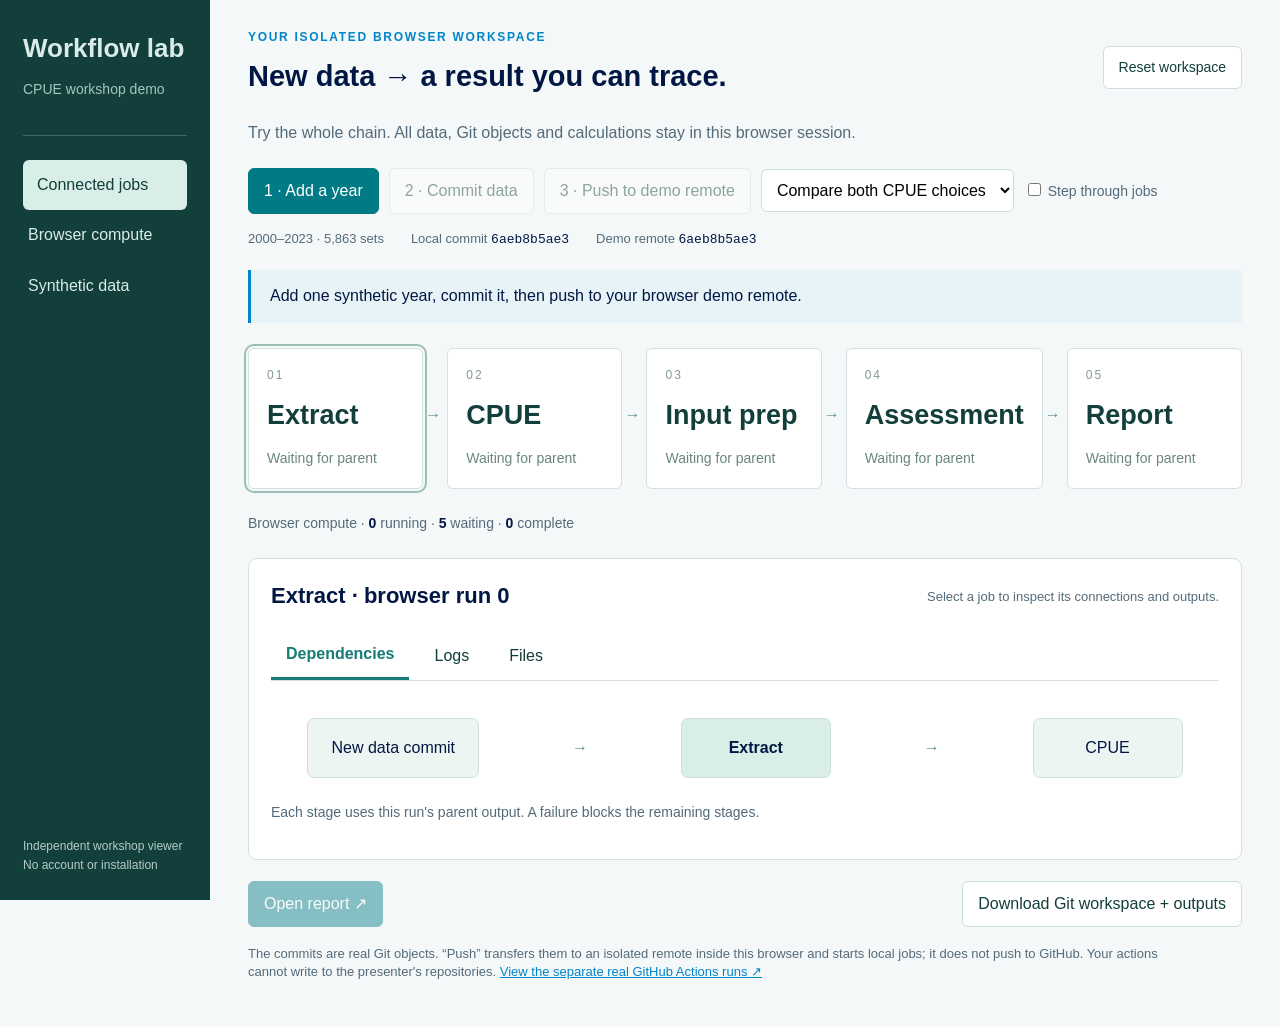
<file: docs/browser.html>
<!doctype html><html lang="en"><head><meta charset="utf-8"><meta name="viewport" content="width=device-width,initial-scale=1"><meta name="referrer" content="no-referrer"><title>CPUE workshop · your browser workspace</title><style>*{box-sizing:border-box}body{margin:0;background:#f5f8f8;color:#001743;font:16px/1.4 Arial,sans-serif}aside{position:fixed;inset:0 auto 0 0;width:210px;padding:30px 23px;background:#123e3b;color:#d9ece9}aside h1{font-size:26px;margin:0 0 9px}aside p{font-size:14px;color:#a6c5bf}aside .nav{border-top:1px solid #436663;margin-top:35px;padding-top:24px}.nav div{padding:14px 5px}.nav .active{background:#d9eee6;color:#123e3b;border-radius:6px;padding-left:14px}aside footer{position:absolute;bottom:25px;left:23px;font-size:12px;line-height:1.6;color:#b4cdc7}main{max-width:1520px;margin-left:210px;padding:29px 38px}.top{display:flex;justify-content:space-between;align-items:center;gap:20px}.eyebrow{font-size:12px;letter-spacing:1.7px;color:#0085ca;font-weight:bold}h2{font-size:29px;margin:10px 0}p{color:#536b7b}a{color:#0085ca}button,select{font:inherit}button{cursor:pointer;border:1px solid #cddedc;background:white;color:#123e3b;border-radius:6px;padding:11px 15px}button:disabled{opacity:.45;cursor:default}button.primary{background:#007b85;border-color:#007b85;color:white}.controls{display:flex;gap:10px;align-items:center;flex-wrap:wrap;margin:23px 0 16px}.controls select{padding:11px;border:1px solid #cddedc;border-radius:6px;background:white}.versions{display:flex;gap:27px;flex-wrap:wrap;color:#536b7b;font-size:13px}.versions code{color:#001743}#notice{padding:15px 19px;background:#e8f3f7;border-left:3px solid #0085ca;min-height:50px;margin:21px 0}.chain{display:grid;grid-template-columns:repeat(5,1fr);gap:24px;margin:25px 0}.stage{position:relative;min-height:135px;text-align:left;padding:18px;border:1px solid #d4e1e0;background:white}.stage:not(:last-child):after{content:'→';position:absolute;right:-19px;top:55px;color:#5d8e91}.stage>span{display:block;color:#829994;font-size:12px;letter-spacing:2px}.stage b{display:block;font-size:27px;margin:13px 0}.stage small{font-size:14px;color:#69867e}.stage.selected{outline:2px solid #9bbfb4;outline-offset:2px}.stage.complete{border-color:#4c9d87}.stage.complete small{color:#007b6f}.stage.running{border-color:#dc9b36;background:#fff8eb}.stage.failed,.stage.blocked{border-color:#d47454}.workbench{border:1px solid #d4e1e0;border-radius:9px;background:white;margin-top:25px;padding:22px}.workbench header{display:flex;align-items:center;justify-content:space-between;gap:15px}.workbench h3{font-size:22px;margin:0}.tabs{display:flex;gap:10px;border-bottom:1px solid #d4e1e0;margin-top:20px}.tabs button{border:0;background:transparent;border-radius:0}.tabs .active{border-bottom:3px solid #167c75;color:#167c75;font-weight:bold}#detail{min-height:132px;padding:22px 0 0}#detail p{font-size:14px}.dependencies{display:flex;gap:20px;align-items:center;justify-content:space-around;margin:15px 0 25px}.dependencies span,.dependencies strong{background:#edf5f2;border:1px solid #ccdfd8;padding:18px 23px;border-radius:7px;min-width:150px;text-align:center}.dependencies strong{background:#d9eee6}.dependencies i{font-style:normal;color:#619084}pre{white-space:pre-wrap;overflow-wrap:anywhere;font-size:13px;color:#536b7b}.file{margin:0 10px 10px 0}.bottom{display:flex;align-items:center;justify-content:space-between;margin-top:21px;gap:20px}.counts{font-size:14px;color:#536b7b}.counts b{color:#001743}.scope{font-size:13px;color:#536b7b;max-width:950px;margin:18px 0}.step{font-size:14px;color:#536b7b;white-space:nowrap}#next{background:#fff8eb}.secondary-info{font-size:13px;color:#536b7b}.top>button{font-size:14px}@media(max-width:1050px){aside{width:150px;padding:25px 16px}main{margin-left:150px;padding:25px 24px}.chain{gap:16px}.stage b{font-size:23px}.stage{padding:14px}.dependencies{gap:10px}.dependencies span,.dependencies strong{min-width:100px;padding:13px}}@media(max-width:700px){aside{display:none}main{margin:0;padding:20px}.chain{grid-template-columns:repeat(2,1fr)}.stage:after{display:none}.top{align-items:start}.top h2{font-size:24px}.dependencies{flex-wrap:wrap}.workbench header{display:block}}
</style></head><body>
<aside><h1>Workflow lab</h1><p>CPUE workshop demo</p><div class="nav"><div class="active">Connected jobs</div><div>Browser compute</div><div>Synthetic data</div></div><footer>Independent workshop viewer<br>No account or installation</footer></aside>
<main><div class="top"><div><div class="eyebrow">YOUR ISOLATED BROWSER WORKSPACE</div><h2>New data → a result you can trace.</h2></div><button id="reset">Reset workspace</button></div>
<p>Try the whole chain. All data, Git objects and calculations stay in this browser session.</p>
<div class="controls"><button id="add" class="primary">1 · Add a year</button><button id="commit" disabled>2 · Commit data</button><button id="push" disabled>3 · Push to demo remote</button><select id="choice" aria-label="CPUE specification"><option value="both">Compare both CPUE choices</option><option value="vessel_adjusted">Year + vessel</option><option value="year_only">Year only</option></select><label class="step"><input type="checkbox" id="step"> Step through jobs</label><button id="next" hidden>Run next</button></div>
<div class="versions"><span id="period"></span><span>Local commit <code id="local-head"></code></span><span>Demo remote <code id="remote-head"></code></span></div>
<div id="notice" role="status">Preparing your local Git workspace…</div>
<div class="chain" id="chain"></div>
<div class="counts">Browser compute · <b id="running">0</b> running · <b id="waiting">5</b> waiting · <b id="complete">0</b> complete <span id="run-time"></span></div>
<section class="workbench"><header><h3 id="job-title">Job details</h3><span class="secondary-info">Select a job to inspect its connections and outputs.</span></header><div class="tabs"><button data-tab="dependencies" class="active">Dependencies</button><button data-tab="logs">Logs</button><button data-tab="files">Files</button></div><div id="detail"></div></section>
<div class="bottom"><button id="open-report" class="primary" disabled>Open report ↗</button><button id="export">Download Git workspace + outputs</button></div>
<p class="scope">The commits are real Git objects. “Push” transfers them to an isolated remote inside this browser and starts local jobs; it does not push to GitHub. Your actions cannot write to the presenter's repositories. <a href="https://github.com/kyuhank/cpue-toy-data/actions" target="_blank" rel="noopener">View the separate real GitHub Actions runs ↗</a></p>
</main><script id="dataset" type="application/json">{"sets":[["2000-0000",2000,"v02",2400,9],["2000-0001",2000,"v02",1600,4],["2000-0002",2000,"v03",2400,7],["2000-0003",2000,"v01",2400,10],["2000-0004",2000,"v01",1600,3],["2000-0005",2000,"v01",2000,1],["2000-0006",2000,"v01",2400,6],["2000-0007",2000,"v01",2000,16],["2000-0008",2000,"v02",2000,2],["2000-0009",2000,"v01",1600,2],["2000-0010",2000,"v01",800,0],["2000-0011",2000,"v02",800,6],["2000-0012",2000,"v02",1200,4],["2000-0013",2000,"v01",2000,14],["2000-0014",2000,"v03",1200,17],["2000-0015",2000,"v02",2000,22],["2000-0016",2000,"v02",1200,3],["2000-0017",2000,"v01",1600,3],["2000-0018",2000,"v03",2400,21],["2000-0019",2000,"v01",1600,3],["2000-0020",2000,"v01",800,1],["2000-0021",2000,"v03",1200,12],["2000-0022",2000,"v02",1200,4],["2000-0023",2000,"v03",2000,4],["2000-0024",2000,"v01",2400,5],["2000-0025",2000,"v01",2400,2],["2000-0026",2000,"v01",1200,0],["2000-0027",2000,"v02",1200,2],["2000-0028",2000,"v01",1600,3],["2000-0029",2000,"v03",1600,12],["2000-0030",2000,"v01",1600,0],["2000-0031",2000,"v01",1600,5],["2000-0032",2000,"v02",1600,16],["2000-0033",2000,"v02",2400,12],["2000-0034",2000,"v01",2000,4],["2000-0035",2000,"v01",1600,20],["2000-0036",2000,"v03",2400,9],["2000-0037",2000,"v01",1600,2],["2000-0038",2000,"v01",2400,3],["2000-0039",2000,"v03",1600,7],["2000-0040",2000,"v01",1200,10],["2000-0041",2000,"v03",1200,8],["2000-0042",2000,"v01",1200,5],["2000-0043",2000,"v01",1600,5],["2000-0044",2000,"v03",1200,3],["2000-0045",2000,"v01",1600,4],["2000-0046",2000,"v01",1200,3],["2000-0047",2000,"v02",1600,2],["2000-0048",2000,"v02",1200,9],["2000-0049",2000,"v01",1200,1],["2000-0050",2000,"v02",800,6],["2000-0051",2000,"v03",2400,26],["2000-0052",2000,"v01",1200,3],["2000-0053",2000,"v01",2400,8],["2000-0054",2000,"v02",2000,8],["2000-0055",2000,"v01",1200,8],["2000-0056",2000,"v01",2000,6],["2000-0057",2000,"v02",2400,10],["2000-0058",2000,"v02",2000,16],["2000-0059",2000,"v02",2400,4],["2000-0060",2000,"v01",1600,7],["2000-0061",2000,"v02",1600,4],["2000-0062",2000,"v02",1200,2],["2000-0063",2000,"v03",2400,5],["2000-0064",2000,"v02",1200,5],["2000-0065",2000,"v01",800,5],["2000-0066",2000,"v04",800,4],["2000-0067",2000,"v02",1600,4],["2000-0068",2000,"v02",800,4],["2000-0069",2000,"v01",800,2],["2000-0070",2000,"v02",1200,4],["2000-0071",2000,"v02",1600,13],["2000-0072",2000,"v01",1200,0],["2000-0073",2000,"v01",800,9],["2000-0074",2000,"v03",1600,2],["2000-0075",2000,"v02",2400,17],["2000-0076",2000,"v03",1600,8],["2000-0077",2000,"v04",1200,3],["2000-0078",2000,"v01",800,1],["2000-0079",2000,"v04",2000,22],["2000-0080",2000,"v01",2400,1],["2000-0081",2000,"v02",1200,6],["2000-0082",2000,"v02",2000,8],["2000-0083",2000,"v03",1600,33],["2000-0084",2000,"v02",800,0],["2000-0085",2000,"v01",800,5],["2000-0086",2000,"v01",2400,7],["2000-0087",2000,"v03",2400,12],["2000-0088",2000,"v02",1200,4],["2000-0089",2000,"v03",2400,19],["2000-0090",2000,"v01",800,2],["2000-0091",2000,"v03",1200,1],["2000-0092",2000,"v02",2400,31],["2000-0093",2000,"v01",800,1],["2000-0094",2000,"v02",800,6],["2000-0095",2000,"v02",800,4],["2000-0096",2000,"v01",2400,4],["2000-0097",2000,"v03",1600,12],["2000-0098",2000,"v01",1200,5],["2000-0099",2000,"v04",1200,2],["2000-0100",2000,"v02",800,0],["2000-0101",2000,"v02",2000,3],["2000-0102",2000,"v03",800,5],["2000-0103",2000,"v04",2400,19],["2000-0104",2000,"v02",1600,4],["2000-0105",2000,"v01",2000,0],["2000-0106",2000,"v02",2000,8],["2000-0107",2000,"v02",2400,7],["2000-0108",2000,"v01",800,4],["2000-0109",2000,"v04",2000,3],["2000-0110",2000,"v01",2000,4],["2000-0111",2000,"v02",800,0],["2000-0112",2000,"v01",1600,12],["2000-0113",2000,"v04",1200,23],["2000-0114",2000,"v01",2000,5],["2000-0115",2000,"v03",1200,30],["2000-0116",2000,"v02",2400,59],["2000-0117",2000,"v02",800,1],["2000-0118",2000,"v01",800,2],["2000-0119",2000,"v02",2400,49],["2000-0120",2000,"v03",1600,9],["2000-0121",2000,"v03",800,2],["2000-0122",2000,"v01",1200,2],["2000-0123",2000,"v01",2000,1],["2000-0124",2000,"v04",1200,16],["2000-0125",2000,"v02",2000,11],["2000-0126",2000,"v02",1200,7],["2000-0127",2000,"v01",1200,4],["2000-0128",2000,"v01",2000,4],["2000-0129",2000,"v01",1200,0],["2000-0130",2000,"v02",1200,8],["2000-0131",2000,"v01",2000,4],["2000-0132",2000,"v01",800,3],["2000-0133",2000,"v01",2400,5],["2000-0134",2000,"v02",2000,1],["2000-0135",2000,"v02",1200,4],["2000-0136",2000,"v02",1200,28],["2000-0137",2000,"v03",1200,11],["2000-0138",2000,"v01",800,10],["2000-0139",2000,"v03",1200,4],["2000-0140",2000,"v01",1600,2],["2000-0141",2000,"v03",2400,15],["2000-0142",2000,"v02",800,0],["2000-0143",2000,"v01",800,2],["2000-0144",2000,"v02",2000,8],["2000-0145",2000,"v03",2000,5],["2000-0146",2000,"v01",2000,6],["2000-0147",2000,"v02",1200,6],["2000-0148",2000,"v02",2000,11],["2000-0149",2000,"v01",800,2],["2000-0150",2000,"v01",800,1],["2000-0151",2000,"v02",1600,9],["2000-0152",2000,"v03",2000,3],["2000-0153",2000,"v02",1600,1],["2000-0154",2000,"v01",800,5],["2000-0155",2000,"v01",2000,3],["2000-0156",2000,"v01",1600,6],["2000-0157",2000,"v02",2400,13],["2000-0158",2000,"v01",1200,12],["2000-0159",2000,"v01",800,1],["2000-0160",2000,"v02",2400,8],["2000-0161",2000,"v01",2400,13],["2000-0162",2000,"v01",1600,8],["2000-0163",2000,"v02",800,4],["2000-0164",2000,"v01",2000,1],["2000-0165",2000,"v01",800,13],["2000-0166",2000,"v03",1200,9],["2000-0167",2000,"v01",1600,2],["2000-0168",2000,"v01",1200,2],["2000-0169",2000,"v01",2400,1],["2000-0170",2000,"v01",2400,5],["2000-0171",2000,"v04",2000,14],["2000-0172",2000,"v01",800,9],["2000-0173",2000,"v01",2000,8],["2000-0174",2000,"v02",1600,5],["2000-0175",2000,"v01",2000,14],["2000-0176",2000,"v02",800,4],["2000-0177",2000,"v01",2400,12],["2000-0178",2000,"v03",2400,7],["2000-0179",2000,"v01",2000,4],["2000-0180",2000,"v02",2000,2],["2000-0181",2000,"v02",800,6],["2000-0182",2000,"v03",2000,5],["2000-0183",2000,"v01",2400,1],["2000-0184",2000,"v04",2400,55],["2000-0185",2000,"v02",2400,5],["2000-0186",2000,"v01",800,3],["2000-0187",2000,"v02",1600,18],["2000-0188",2000,"v04",1200,3],["2000-0189",2000,"v01",800,2],["2000-0190",2000,"v02",1600,3],["2000-0191",2000,"v02",800,12],["2000-0192",2000,"v01",800,11],["2000-0193",2000,"v01",2400,4],["2000-0194",2000,"v02",1600,6],["2000-0195",2000,"v02",2400,22],["2000-0196",2000,"v01",2400,5],["2000-0197",2000,"v02",1600,30],["2000-0198",2000,"v01",1200,5],["2000-0199",2000,"v01",800,1],["2000-0200",2000,"v01",2000,4],["2000-0201",2000,"v04",2000,24],["2000-0202",2000,"v01",2400,17],["2000-0203",2000,"v04",2400,16],["2000-0204",2000,"v03",800,1],["2000-0205",2000,"v01",2400,5],["2000-0206",2000,"v03",1200,9],["2000-0207",2000,"v02",800,5],["2000-0208",2000,"v03",1200,3],["2000-0209",2000,"v04",800,22],["2000-0210",2000,"v03",2000,12],["2000-0211",2000,"v04",800,2],["2000-0212",2000,"v02",1200,14],["2000-0213",2000,"v02",800,1],["2000-0214",2000,"v01",2400,4],["2000-0215",2000,"v02",2000,10],["2000-0216",2000,"v02",1600,11],["2000-0217",2000,"v02",2000,2],["2000-0218",2000,"v01",800,2],["2000-0219",2000,"v04",2400,22],["2000-0220",2000,"v01",1200,2],["2000-0221",2000,"v02",800,6],["2000-0222",2000,"v03",1600,1],["2000-0223",2000,"v01",800,1],["2000-0224",2000,"v01",2000,4],["2000-0225",2000,"v02",1600,5],["2000-0226",2000,"v01",2000,5],["2000-0227",2000,"v02",2000,14],["2000-0228",2000,"v03",1600,5],["2000-0229",2000,"v01",2400,1],["2000-0230",2000,"v03",800,11],["2000-0231",2000,"v01",1200,0],["2000-0232",2000,"v02",1200,4],["2000-0233",2000,"v01",2000,14],["2000-0234",2000,"v02",800,2],["2000-0235",2000,"v02",2000,8],["2000-0236",2000,"v04",2000,56],["2000-0237",2000,"v01",1600,2],["2000-0238",2000,"v02",1200,2],["2001-0000",2001,"v03",800,0],["2001-0001",2001,"v02",1600,4],["2001-0002",2001,"v02",1200,7],["2001-0003",2001,"v01",2400,17],["2001-0004",2001,"v03",800,15],["2001-0005",2001,"v02",800,5],["2001-0006",2001,"v03",1600,15],["2001-0007",2001,"v03",800,7],["2001-0008",2001,"v01",800,5],["2001-0009",2001,"v01",1600,6],["2001-0010",2001,"v02",800,6],["2001-0011",2001,"v03",1200,5],["2001-0012",2001,"v01",800,2],["2001-0013",2001,"v02",1600,5],["2001-0014",2001,"v02",1200,2],["2001-0015",2001,"v01",2000,3],["2001-0016",2001,"v02",800,5],["2001-0017",2001,"v03",800,5],["2001-0018",2001,"v03",800,7],["2001-0019",2001,"v01",2000,5],["2001-0020",2001,"v03",800,6],["2001-0021",2001,"v01",800,1],["2001-0022",2001,"v01",2000,13],["2001-0023",2001,"v01",2400,9],["2001-0024",2001,"v01",2000,3],["2001-0025",2001,"v04",2400,79],["2001-0026",2001,"v02",1600,2],["2001-0027",2001,"v02",1600,15],["2001-0028",2001,"v01",1200,1],["2001-0029",2001,"v01",1200,5],["2001-0030",2001,"v01",2000,0],["2001-0031",2001,"v02",800,11],["2001-0032",2001,"v03",2000,7],["2001-0033",2001,"v01",2400,6],["2001-0034",2001,"v01",1600,2],["2001-0035",2001,"v02",1200,12],["2001-0036",2001,"v01",800,2],["2001-0037",2001,"v02",1200,8],["2001-0038",2001,"v01",1200,8],["2001-0039",2001,"v01",2400,11],["2001-0040",2001,"v01",800,4],["2001-0041",2001,"v04",2000,10],["2001-0042",2001,"v03",2000,5],["2001-0043",2001,"v03",1200,3],["2001-0044",2001,"v04",1200,6],["2001-0045",2001,"v01",2400,11],["2001-0046",2001,"v02",2000,16],["2001-0047",2001,"v01",2000,5],["2001-0048",2001,"v01",1600,2],["2001-0049",2001,"v01",1600,14],["2001-0050",2001,"v01",2000,2],["2001-0051",2001,"v01",2000,13],["2001-0052",2001,"v02",2400,7],["2001-0053",2001,"v03",2400,56],["2001-0054",2001,"v04",1600,17],["2001-0055",2001,"v01",1200,2],["2001-0056",2001,"v01",800,0],["2001-0057",2001,"v01",1200,10],["2001-0058",2001,"v02",2400,4],["2001-0059",2001,"v04",1200,11],["2001-0060",2001,"v01",1600,7],["2001-0061",2001,"v02",2400,8],["2001-0062",2001,"v02",1200,4],["2001-0063",2001,"v01",1600,3],["2001-0064",2001,"v01",800,1],["2001-0065",2001,"v01",1600,9],["2001-0066",2001,"v04",2400,12],["2001-0067",2001,"v01",2000,1],["2001-0068",2001,"v03",2000,7],["2001-0069",2001,"v02",2000,54],["2001-0070",2001,"v02",1200,10],["2001-0071",2001,"v02",1600,7],["2001-0072",2001,"v01",1200,5],["2001-0073",2001,"v03",800,14],["2001-0074",2001,"v02",1600,8],["2001-0075",2001,"v01",1200,2],["2001-0076",2001,"v02",2400,3],["2001-0077",2001,"v02",1600,0],["2001-0078",2001,"v02",2400,4],["2001-0079",2001,"v04",1600,46],["2001-0080",2001,"v03",800,2],["2001-0081",2001,"v01",800,0],["2001-0082",2001,"v03",2000,24],["2001-0083",2001,"v04",2000,17],["2001-0084",2001,"v04",1600,20],["2001-0085",2001,"v02",2000,3],["2001-0086",2001,"v01",2400,6],["2001-0087",2001,"v01",2400,3],["2001-0088",2001,"v01",1600,5],["2001-0089",2001,"v02",1600,1],["2001-0090",2001,"v01",2400,5],["2001-0091",2001,"v04",1200,20],["2001-0092",2001,"v01",2400,14],["2001-0093",2001,"v01",800,0],["2001-0094",2001,"v04",1200,2],["2001-0095",2001,"v01",2400,6],["2001-0096",2001,"v01",800,4],["2001-0097",2001,"v01",2400,5],["2001-0098",2001,"v01",800,0],["2001-0099",2001,"v01",800,3],["2001-0100",2001,"v03",1600,7],["2001-0101",2001,"v03",2400,40],["2001-0102",2001,"v04",1200,11],["2001-0103",2001,"v01",1600,0],["2001-0104",2001,"v01",2000,3],["2001-0105",2001,"v02",800,7],["2001-0106",2001,"v04",1200,30],["2001-0107",2001,"v01",800,9],["2001-0108",2001,"v04",1600,14],["2001-0109",2001,"v03",800,5],["2001-0110",2001,"v01",1200,2],["2001-0111",2001,"v02",800,1],["2001-0112",2001,"v01",1200,1],["2001-0113",2001,"v01",800,0],["2001-0114",2001,"v01",1600,11],["2001-0115",2001,"v01",1600,1],["2001-0116",2001,"v01",1600,4],["2001-0117",2001,"v01",800,4],["2001-0118",2001,"v03",2400,14],["2001-0119",2001,"v01",2000,2],["2001-0120",2001,"v02",800,3],["2001-0121",2001,"v03",2400,7],["2001-0122",2001,"v02",2000,6],["2001-0123",2001,"v02",2000,5],["2001-0124",2001,"v01",2400,3],["2001-0125",2001,"v02",2400,9],["2001-0126",2001,"v01",2000,4],["2001-0127",2001,"v02",2000,14],["2001-0128",2001,"v01",2000,2],["2001-0129",2001,"v02",1200,6],["2001-0130",2001,"v01",1600,21],["2001-0131",2001,"v02",1600,4],["2001-0132",2001,"v01",1600,0],["2001-0133",2001,"v03",800,0],["2001-0134",2001,"v02",2000,2],["2001-0135",2001,"v01",800,0],["2001-0136",2001,"v01",1200,2],["2001-0137",2001,"v03",2400,40],["2001-0138",2001,"v02",1600,7],["2001-0139",2001,"v02",1600,4],["2001-0140",2001,"v02",2400,6],["2001-0141",2001,"v01",800,3],["2001-0142",2001,"v04",1200,9],["2001-0143",2001,"v01",1600,3],["2001-0144",2001,"v02",1200,2],["2001-0145",2001,"v04",1600,36],["2001-0146",2001,"v01",1200,8],["2001-0147",2001,"v01",800,18],["2001-0148",2001,"v01",2000,8],["2001-0149",2001,"v01",1600,4],["2001-0150",2001,"v01",2000,6],["2001-0151",2001,"v01",1600,2],["2001-0152",2001,"v01",1200,2],["2001-0153",2001,"v01",1200,14],["2001-0154",2001,"v01",1600,4],["2001-0155",2001,"v02",2400,10],["2001-0156",2001,"v02",2400,4],["2001-0157",2001,"v03",2400,11],["2001-0158",2001,"v01",1200,0],["2001-0159",2001,"v01",2000,25],["2001-0160",2001,"v02",1200,2],["2001-0161",2001,"v02",1200,1],["2001-0162",2001,"v03",1200,9],["2001-0163",2001,"v03",1200,4],["2001-0164",2001,"v03",1200,13],["2001-0165",2001,"v02",800,5],["2001-0166",2001,"v03",2000,9],["2001-0167",2001,"v02",2000,8],["2001-0168",2001,"v03",2000,33],["2001-0169",2001,"v04",800,1],["2001-0170",2001,"v03",1600,3],["2001-0171",2001,"v01",800,5],["2001-0172",2001,"v04",800,6],["2001-0173",2001,"v01",2000,5],["2001-0174",2001,"v03",2400,9],["2001-0175",2001,"v02",2400,0],["2001-0176",2001,"v01",1600,3],["2001-0177",2001,"v01",2400,21],["2001-0178",2001,"v03",1600,13],["2001-0179",2001,"v02",800,0],["2001-0180",2001,"v01",1200,0],["2001-0181",2001,"v02",2000,3],["2001-0182",2001,"v03",2400,9],["2001-0183",2001,"v02",2000,5],["2001-0184",2001,"v03",1200,1],["2001-0185",2001,"v02",2000,15],["2001-0186",2001,"v02",2400,3],["2001-0187",2001,"v02",800,25],["2001-0188",2001,"v01",2400,9],["2001-0189",2001,"v03",2400,4],["2001-0190",2001,"v01",2000,9],["2001-0191",2001,"v01",1600,16],["2001-0192",2001,"v01",2400,5],["2001-0193",2001,"v02",2400,4],["2001-0194",2001,"v04",2000,23],["2001-0195",2001,"v02",1600,8],["2001-0196",2001,"v01",800,1],["2001-0197",2001,"v02",1600,0],["2001-0198",2001,"v02",800,3],["2001-0199",2001,"v02",2400,9],["2001-0200",2001,"v02",2000,48],["2001-0201",2001,"v01",1200,8],["2001-0202",2001,"v04",1600,32],["2001-0203",2001,"v01",2400,12],["2001-0204",2001,"v02",2400,22],["2001-0205",2001,"v04",1200,16],["2001-0206",2001,"v01",1200,1],["2001-0207",2001,"v02",1600,21],["2001-0208",2001,"v02",2400,10],["2001-0209",2001,"v01",1600,6],["2001-0210",2001,"v02",1200,4],["2001-0211",2001,"v02",2400,9],["2001-0212",2001,"v03",2000,11],["2001-0213",2001,"v04",1600,13],["2001-0214",2001,"v01",1200,14],["2001-0215",2001,"v02",1600,2],["2001-0216",2001,"v01",1200,6],["2001-0217",2001,"v02",2400,10],["2001-0218",2001,"v01",2000,5],["2001-0219",2001,"v01",2400,4],["2001-0220",2001,"v02",2000,7],["2001-0221",2001,"v02",1600,18],["2001-0222",2001,"v01",2400,5],["2001-0223",2001,"v01",1200,0],["2001-0224",2001,"v03",1200,19],["2001-0225",2001,"v01",1600,7],["2001-0226",2001,"v04",2000,10],["2001-0227",2001,"v02",2000,3],["2001-0228",2001,"v01",1200,2],["2001-0229",2001,"v01",1200,4],["2001-0230",2001,"v02",2000,16],["2001-0231",2001,"v03",2000,5],["2001-0232",2001,"v01",2400,9],["2001-0233",2001,"v01",2400,7],["2001-0234",2001,"v01",2400,4],["2001-0235",2001,"v03",1600,7],["2001-0236",2001,"v04",2400,16],["2001-0237",2001,"v01",2400,1],["2001-0238",2001,"v01",2400,12],["2001-0239",2001,"v02",1200,5],["2001-0240",2001,"v02",2000,2],["2001-0241",2001,"v02",800,0],["2001-0242",2001,"v01",2000,0],["2001-0243",2001,"v01",800,1],["2001-0244",2001,"v02",2400,25],["2001-0245",2001,"v04",800,5],["2001-0246",2001,"v04",2400,37],["2002-0000",2002,"v01",1200,1],["2002-0001",2002,"v02",1200,2],["2002-0002",2002,"v03",2000,6],["2002-0003",2002,"v01",1600,6],["2002-0004",2002,"v03",2400,7],["2002-0005",2002,"v03",2400,94],["2002-0006",2002,"v01",2400,4],["2002-0007",2002,"v01",1600,10],["2002-0008",2002,"v03",1600,29],["2002-0009",2002,"v01",800,1],["2002-0010",2002,"v04",1600,32],["2002-0011",2002,"v02",800,7],["2002-0012",2002,"v02",2400,54],["2002-0013",2002,"v04",1600,8],["2002-0014",2002,"v01",2000,1],["2002-0015",2002,"v04",2400,7],["2002-0016",2002,"v01",2400,13],["2002-0017",2002,"v03",1600,10],["2002-0018",2002,"v03",800,13],["2002-0019",2002,"v03",1200,4],["2002-0020",2002,"v04",1600,12],["2002-0021",2002,"v03",2000,42],["2002-0022",2002,"v01",800,1],["2002-0023",2002,"v04",2400,37],["2002-0024",2002,"v03",800,6],["2002-0025",2002,"v01",800,2],["2002-0026",2002,"v01",1200,20],["2002-0027",2002,"v01",2400,12],["2002-0028",2002,"v03",1600,18],["2002-0029",2002,"v01",2000,4],["2002-0030",2002,"v02",1600,2],["2002-0031",2002,"v03",800,11],["2002-0032",2002,"v03",2000,4],["2002-0033",2002,"v01",800,0],["2002-0034",2002,"v01",2000,11],["2002-0035",2002,"v01",800,3],["2002-0036",2002,"v01",2400,2],["2002-0037",2002,"v01",2400,3],["2002-0038",2002,"v01",1600,2],["2002-0039",2002,"v02",2000,11],["2002-0040",2002,"v03",800,2],["2002-0041",2002,"v03",2400,0],["2002-0042",2002,"v03",2000,6],["2002-0043",2002,"v01",2000,9],["2002-0044",2002,"v04",1200,1],["2002-0045",2002,"v01",800,1],["2002-0046",2002,"v04",1600,32],["2002-0047",2002,"v03",1200,3],["2002-0048",2002,"v03",800,1],["2002-0049",2002,"v04",2400,9],["2002-0050",2002,"v02",2400,14],["2002-0051",2002,"v01",1600,5],["2002-0052",2002,"v01",2000,7],["2002-0053",2002,"v02",2000,3],["2002-0054",2002,"v02",1200,4],["2002-0055",2002,"v03",2400,6],["2002-0056",2002,"v02",800,2],["2002-0057",2002,"v01",1200,9],["2002-0058",2002,"v03",1200,18],["2002-0059",2002,"v01",1200,12],["2002-0060",2002,"v01",2000,15],["2002-0061",2002,"v04",1200,8],["2002-0062",2002,"v01",1600,9],["2002-0063",2002,"v02",2000,1],["2002-0064",2002,"v04",2000,5],["2002-0065",2002,"v01",2400,7],["2002-0066",2002,"v01",1600,5],["2002-0067",2002,"v02",2400,5],["2002-0068",2002,"v01",800,3],["2002-0069",2002,"v01",2000,4],["2002-0070",2002,"v02",2000,4],["2002-0071",2002,"v01",2000,0],["2002-0072",2002,"v02",2000,10],["2002-0073",2002,"v01",2400,27],["2002-0074",2002,"v01",2000,9],["2002-0075",2002,"v01",2000,0],["2002-0076",2002,"v04",800,8],["2002-0077",2002,"v01",2000,12],["2002-0078",2002,"v03",800,1],["2002-0079",2002,"v01",2400,13],["2002-0080",2002,"v01",800,7],["2002-0081",2002,"v04",2400,7],["2002-0082",2002,"v01",800,2],["2002-0083",2002,"v01",800,0],["2002-0084",2002,"v01",1600,0],["2002-0085",2002,"v01",2400,4],["2002-0086",2002,"v04",2000,6],["2002-0087",2002,"v02",800,2],["2002-0088",2002,"v01",2000,5],["2002-0089",2002,"v02",2000,7],["2002-0090",2002,"v04",2400,31],["2002-0091",2002,"v03",800,11],["2002-0092",2002,"v02",1600,3],["2002-0093",2002,"v02",1200,17],["2002-0094",2002,"v01",1200,7],["2002-0095",2002,"v01",2000,1],["2002-0096",2002,"v01",2400,13],["2002-0097",2002,"v04",800,9],["2002-0098",2002,"v02",1600,1],["2002-0099",2002,"v01",2000,11],["2002-0100",2002,"v03",800,5],["2002-0101",2002,"v04",1200,4],["2002-0102",2002,"v01",2400,7],["2002-0103",2002,"v01",800,3],["2002-0104",2002,"v01",1600,2],["2002-0105",2002,"v02",2400,7],["2002-0106",2002,"v04",2000,21],["2002-0107",2002,"v02",1200,7],["2002-0108",2002,"v03",800,5],["2002-0109",2002,"v01",2400,5],["2002-0110",2002,"v04",2400,3],["2002-0111",2002,"v03",2000,15],["2002-0112",2002,"v03",1600,13],["2002-0113",2002,"v01",1600,14],["2002-0114",2002,"v01",2400,5],["2002-0115",2002,"v03",800,3],["2002-0116",2002,"v02",2400,7],["2002-0117",2002,"v01",800,6],["2002-0118",2002,"v01",1200,2],["2002-0119",2002,"v01",2400,8],["2002-0120",2002,"v02",1600,15],["2002-0121",2002,"v01",1600,12],["2002-0122",2002,"v01",1600,5],["2002-0123",2002,"v03",1200,6],["2002-0124",2002,"v03",1600,17],["2002-0125",2002,"v02",1600,1],["2002-0126",2002,"v02",2000,13],["2002-0127",2002,"v03",2400,40],["2002-0128",2002,"v02",1200,4],["2002-0129",2002,"v01",1200,1],["2002-0130",2002,"v02",2400,10],["2002-0131",2002,"v01",2000,0],["2002-0132",2002,"v01",1200,6],["2002-0133",2002,"v03",2400,9],["2002-0134",2002,"v03",2400,11],["2002-0135",2002,"v03",1600,17],["2002-0136",2002,"v02",2000,3],["2002-0137",2002,"v03",2400,8],["2002-0138",2002,"v02",800,3],["2002-0139",2002,"v02",1600,7],["2002-0140",2002,"v01",800,3],["2002-0141",2002,"v01",800,3],["2002-0142",2002,"v02",1600,6],["2002-0143",2002,"v01",1600,2],["2002-0144",2002,"v04",2000,10],["2002-0145",2002,"v03",800,0],["2002-0146",2002,"v03",1600,12],["2002-0147",2002,"v01",1600,8],["2002-0148",2002,"v03",1200,3],["2002-0149",2002,"v01",1200,11],["2002-0150",2002,"v01",1200,4],["2002-0151",2002,"v01",800,2],["2002-0152",2002,"v02",800,5],["2002-0153",2002,"v04",800,9],["2002-0154",2002,"v03",800,10],["2002-0155",2002,"v04",2400,135],["2002-0156",2002,"v02",1200,2],["2002-0157",2002,"v01",1200,2],["2002-0158",2002,"v02",1600,7],["2002-0159",2002,"v03",1200,4],["2002-0160",2002,"v01",1200,7],["2002-0161",2002,"v01",1600,15],["2002-0162",2002,"v02",2400,4],["2002-0163",2002,"v02",2000,8],["2002-0164",2002,"v01",1200,18],["2002-0165",2002,"v01",2000,3],["2002-0166",2002,"v03",2000,0],["2002-0167",2002,"v04",1200,4],["2002-0168",2002,"v02",800,2],["2002-0169",2002,"v02",800,3],["2002-0170",2002,"v02",1600,12],["2002-0171",2002,"v01",2400,9],["2002-0172",2002,"v03",2000,21],["2002-0173",2002,"v01",800,2],["2002-0174",2002,"v02",1600,16],["2002-0175",2002,"v04",800,5],["2002-0176",2002,"v04",800,10],["2002-0177",2002,"v04",800,5],["2002-0178",2002,"v02",1200,20],["2002-0179",2002,"v02",800,3],["2002-0180",2002,"v02",2000,40],["2002-0181",2002,"v03",1600,11],["2002-0182",2002,"v01",2000,7],["2002-0183",2002,"v02",2000,17],["2002-0184",2002,"v02",800,4],["2002-0185",2002,"v04",2000,5],["2002-0186",2002,"v01",1200,8],["2002-0187",2002,"v02",800,4],["2002-0188",2002,"v03",800,0],["2002-0189",2002,"v01",2400,34],["2002-0190",2002,"v03",1200,0],["2002-0191",2002,"v01",2000,1],["2002-0192",2002,"v04",2000,14],["2002-0193",2002,"v03",2400,30],["2002-0194",2002,"v02",1200,0],["2002-0195",2002,"v01",2400,8],["2002-0196",2002,"v01",2000,6],["2002-0197",2002,"v03",2400,3],["2002-0198",2002,"v04",2000,8],["2002-0199",2002,"v04",1600,15],["2002-0200",2002,"v01",1600,0],["2002-0201",2002,"v01",1600,0],["2002-0202",2002,"v01",2000,3],["2002-0203",2002,"v01",2000,3],["2002-0204",2002,"v03",800,5],["2002-0205",2002,"v01",1600,0],["2002-0206",2002,"v02",1600,7],["2002-0207",2002,"v02",1200,5],["2002-0208",2002,"v01",2400,5],["2002-0209",2002,"v02",1600,0],["2002-0210",2002,"v01",2000,5],["2002-0211",2002,"v01",2400,7],["2002-0212",2002,"v03",2400,9],["2002-0213",2002,"v01",2000,34],["2002-0214",2002,"v02",1200,2],["2002-0215",2002,"v03",2000,9],["2002-0216",2002,"v01",1200,4],["2002-0217",2002,"v02",2400,15],["2002-0218",2002,"v02",1200,3],["2002-0219",2002,"v02",2000,2],["2002-0220",2002,"v03",1600,6],["2002-0221",2002,"v01",1200,0],["2002-0222",2002,"v01",1200,3],["2002-0223",2002,"v04",2000,7],["2002-0224",2002,"v01",800,1],["2002-0225",2002,"v01",800,7],["2002-0226",2002,"v02",2400,19],["2002-0227",2002,"v02",2400,1],["2002-0228",2002,"v01",2000,5],["2002-0229",2002,"v01",1200,0],["2002-0230",2002,"v01",1600,2],["2002-0231",2002,"v02",1600,5],["2002-0232",2002,"v01",800,0],["2002-0233",2002,"v01",800,7],["2002-0234",2002,"v01",800,1],["2002-0235",2002,"v01",2000,0],["2002-0236",2002,"v02",2400,1],["2002-0237",2002,"v03",2000,21],["2002-0238",2002,"v04",1200,15],["2002-0239",2002,"v01",2000,1],["2002-0240",2002,"v04",2000,10],["2002-0241",2002,"v01",2000,15],["2002-0242",2002,"v01",2400,5],["2002-0243",2002,"v03",2400,6],["2002-0244",2002,"v01",1600,1],["2002-0245",2002,"v01",2000,2],["2002-0246",2002,"v01",2000,5],["2002-0247",2002,"v02",1200,7],["2002-0248",2002,"v02",1200,3],["2002-0249",2002,"v01",1600,0],["2002-0250",2002,"v03",2000,8],["2002-0251",2002,"v02",2400,3],["2002-0252",2002,"v02",1600,3],["2002-0253",2002,"v01",2400,8],["2002-0254",2002,"v01",1200,2],["2002-0255",2002,"v04",1600,67],["2003-0000",2003,"v02",1600,15],["2003-0001",2003,"v02",800,1],["2003-0002",2003,"v01",1600,1],["2003-0003",2003,"v04",1600,26],["2003-0004",2003,"v03",800,0],["2003-0005",2003,"v02",1200,3],["2003-0006",2003,"v04",2000,2],["2003-0007",2003,"v04",2000,8],["2003-0008",2003,"v02",2000,5],["2003-0009",2003,"v02",2000,25],["2003-0010",2003,"v01",800,1],["2003-0011",2003,"v03",2400,13],["2003-0012",2003,"v03",2400,5],["2003-0013",2003,"v01",2400,5],["2003-0014",2003,"v02",800,2],["2003-0015",2003,"v03",1200,2],["2003-0016",2003,"v04",800,2],["2003-0017",2003,"v03",1200,5],["2003-0018",2003,"v01",1600,4],["2003-0019",2003,"v01",2000,1],["2003-0020",2003,"v02",1200,11],["2003-0021",2003,"v02",1200,1],["2003-0022",2003,"v02",2000,6],["2003-0023",2003,"v02",800,2],["2003-0024",2003,"v03",800,3],["2003-0025",2003,"v01",2000,9],["2003-0026",2003,"v01",1200,10],["2003-0027",2003,"v04",2000,6],["2003-0028",2003,"v02",2000,15],["2003-0029",2003,"v01",1200,1],["2003-0030",2003,"v02",2000,0],["2003-0031",2003,"v01",2400,8],["2003-0032",2003,"v04",1600,1],["2003-0033",2003,"v02",2000,5],["2003-0034",2003,"v02",1200,4],["2003-0035",2003,"v02",1200,2],["2003-0036",2003,"v01",1600,6],["2003-0037",2003,"v01",1600,1],["2003-0038",2003,"v01",2400,1],["2003-0039",2003,"v03",2400,6],["2003-0040",2003,"v01",1600,5],["2003-0041",2003,"v01",2400,6],["2003-0042",2003,"v03",2000,3],["2003-0043",2003,"v01",1600,1],["2003-0044",2003,"v01",1200,3],["2003-0045",2003,"v01",2000,3],["2003-0046",2003,"v02",800,6],["2003-0047",2003,"v01",800,2],["2003-0048",2003,"v02",800,1],["2003-0049",2003,"v01",1200,1],["2003-0050",2003,"v01",1600,1],["2003-0051",2003,"v03",2000,12],["2003-0052",2003,"v02",800,2],["2003-0053",2003,"v03",2000,11],["2003-0054",2003,"v02",1200,10],["2003-0055",2003,"v01",1200,1],["2003-0056",2003,"v04",2000,11],["2003-0057",2003,"v02",1200,10],["2003-0058",2003,"v02",2400,3],["2003-0059",2003,"v01",1200,1],["2003-0060",2003,"v03",2000,8],["2003-0061",2003,"v03",2000,16],["2003-0062",2003,"v03",2000,6],["2003-0063",2003,"v01",800,1],["2003-0064",2003,"v02",1600,4],["2003-0065",2003,"v02",2000,2],["2003-0066",2003,"v02",1200,17],["2003-0067",2003,"v01",2000,16],["2003-0068",2003,"v04",1600,2],["2003-0069",2003,"v03",2000,6],["2003-0070",2003,"v01",1200,0],["2003-0071",2003,"v02",1600,1],["2003-0072",2003,"v01",2000,2],["2003-0073",2003,"v01",1200,4],["2003-0074",2003,"v04",2400,7],["2003-0075",2003,"v02",1200,19],["2003-0076",2003,"v01",1200,0],["2003-0077",2003,"v02",2400,30],["2003-0078",2003,"v03",1600,3],["2003-0079",2003,"v01",2000,2],["2003-0080",2003,"v02",800,1],["2003-0081",2003,"v02",800,0],["2003-0082",2003,"v02",1600,5],["2003-0083",2003,"v03",1600,4],["2003-0084",2003,"v04",2400,8],["2003-0085",2003,"v01",1200,1],["2003-0086",2003,"v01",1600,11],["2003-0087",2003,"v02",2000,3],["2003-0088",2003,"v02",1600,1],["2003-0089",2003,"v02",1600,3],["2003-0090",2003,"v01",2400,4],["2003-0091",2003,"v03",2400,15],["2003-0092",2003,"v02",1200,1],["2003-0093",2003,"v02",800,1],["2003-0094",2003,"v02",2400,0],["2003-0095",2003,"v01",2000,5],["2003-0096",2003,"v03",2000,6],["2003-0097",2003,"v03",800,0],["2003-0098",2003,"v01",2400,10],["2003-0099",2003,"v01",2400,8],["2003-0100",2003,"v04",2000,18],["2003-0101",2003,"v02",1200,8],["2003-0102",2003,"v04",2400,6],["2003-0103",2003,"v01",1600,4],["2003-0104",2003,"v01",2400,10],["2003-0105",2003,"v01",2400,13],["2003-0106",2003,"v01",1600,6],["2003-0107",2003,"v01",2400,6],["2003-0108",2003,"v01",1600,7],["2003-0109",2003,"v01",2400,5],["2003-0110",2003,"v03",800,9],["2003-0111",2003,"v03",800,14],["2003-0112",2003,"v01",800,3],["2003-0113",2003,"v04",800,1],["2003-0114",2003,"v03",1200,5],["2003-0115",2003,"v01",2000,8],["2003-0116",2003,"v03",1200,10],["2003-0117",2003,"v04",1200,1],["2003-0118",2003,"v02",2400,9],["2003-0119",2003,"v04",800,17],["2003-0120",2003,"v04",2000,6],["2003-0121",2003,"v02",2400,13],["2003-0122",2003,"v02",2000,10],["2003-0123",2003,"v02",1600,10],["2003-0124",2003,"v01",800,2],["2003-0125",2003,"v01",2400,13],["2003-0126",2003,"v02",800,6],["2003-0127",2003,"v04",2000,4],["2003-0128",2003,"v01",2400,0],["2003-0129",2003,"v04",1600,3],["2003-0130",2003,"v01",800,1],["2003-0131",2003,"v03",2000,4],["2003-0132",2003,"v02",1200,6],["2003-0133",2003,"v01",1600,2],["2003-0134",2003,"v02",1200,7],["2003-0135",2003,"v01",800,8],["2003-0136",2003,"v02",1600,6],["2003-0137",2003,"v01",800,2],["2003-0138",2003,"v04",2000,3],["2003-0139",2003,"v01",2000,6],["2003-0140",2003,"v02",2000,5],["2003-0141",2003,"v01",1600,0],["2003-0142",2003,"v01",1600,7],["2003-0143",2003,"v02",2000,4],["2003-0144",2003,"v01",800,2],["2003-0145",2003,"v02",2400,1],["2003-0146",2003,"v01",2000,6],["2003-0147",2003,"v01",1200,1],["2003-0148",2003,"v01",800,3],["2003-0149",2003,"v04",1200,6],["2003-0150",2003,"v01",1600,1],["2003-0151",2003,"v03",800,2],["2003-0152",2003,"v01",800,1],["2003-0153",2003,"v01",2000,2],["2003-0154",2003,"v01",1200,2],["2003-0155",2003,"v03",2400,15],["2003-0156",2003,"v02",2400,12],["2003-0157",2003,"v04",2400,5],["2003-0158",2003,"v01",1200,3],["2003-0159",2003,"v01",1200,1],["2003-0160",2003,"v03",1200,10],["2003-0161",2003,"v03",2400,3],["2003-0162",2003,"v04",1600,2],["2003-0163",2003,"v04",2400,35],["2003-0164",2003,"v03",2400,43],["2003-0165",2003,"v02",2000,9],["2003-0166",2003,"v02",1200,2],["2003-0167",2003,"v01",1600,2],["2003-0168",2003,"v01",1600,7],["2003-0169",2003,"v03",2400,13],["2003-0170",2003,"v02",1200,5],["2003-0171",2003,"v02",1600,9],["2003-0172",2003,"v02",2400,19],["2003-0173",2003,"v01",800,0],["2003-0174",2003,"v02",1600,10],["2003-0175",2003,"v02",2400,25],["2003-0176",2003,"v01",1600,5],["2003-0177",2003,"v02",1600,3],["2003-0178",2003,"v03",800,17],["2003-0179",2003,"v03",800,4],["2003-0180",2003,"v02",800,5],["2003-0181",2003,"v02",1600,3],["2003-0182",2003,"v01",800,1],["2003-0183",2003,"v03",2400,9],["2003-0184",2003,"v03",2000,4],["2003-0185",2003,"v02",1200,5],["2003-0186",2003,"v04",2400,19],["2003-0187",2003,"v03",800,1],["2003-0188",2003,"v01",800,1],["2003-0189",2003,"v04",2000,22],["2003-0190",2003,"v01",2400,0],["2003-0191",2003,"v01",800,0],["2003-0192",2003,"v04",1200,7],["2003-0193",2003,"v04",2400,13],["2003-0194",2003,"v03",1200,4],["2003-0195",2003,"v02",2400,7],["2003-0196",2003,"v03",800,1],["2003-0197",2003,"v03",2000,18],["2003-0198",2003,"v01",800,7],["2003-0199",2003,"v03",2400,9],["2003-0200",2003,"v01",800,15],["2003-0201",2003,"v02",2400,8],["2003-0202",2003,"v04",2400,5],["2003-0203",2003,"v01",1200,1],["2003-0204",2003,"v03",2400,11],["2003-0205",2003,"v01",2000,15],["2003-0206",2003,"v02",1200,1],["2003-0207",2003,"v03",2400,3],["2003-0208",2003,"v01",2400,6],["2003-0209",2003,"v02",1600,2],["2003-0210",2003,"v01",1200,0],["2003-0211",2003,"v04",2000,7],["2003-0212",2003,"v02",800,2],["2003-0213",2003,"v04",2000,8],["2003-0214",2003,"v01",2000,2],["2003-0215",2003,"v01",2400,9],["2003-0216",2003,"v02",2400,25],["2003-0217",2003,"v01",800,3],["2003-0218",2003,"v01",1600,11],["2003-0219",2003,"v03",1600,7],["2003-0220",2003,"v01",1200,4],["2003-0221",2003,"v01",2400,3],["2003-0222",2003,"v03",1200,3],["2003-0223",2003,"v02",1200,3],["2003-0224",2003,"v02",800,2],["2003-0225",2003,"v02",1600,11],["2003-0226",2003,"v03",2000,8],["2003-0227",2003,"v02",1200,1],["2003-0228",2003,"v04",2000,7],["2003-0229",2003,"v04",1600,6],["2003-0230",2003,"v01",1600,11],["2003-0231",2003,"v03",800,16],["2003-0232",2003,"v01",800,3],["2003-0233",2003,"v03",800,3],["2003-0234",2003,"v01",1600,4],["2003-0235",2003,"v01",2000,3],["2003-0236",2003,"v01",1600,2],["2003-0237",2003,"v04",800,12],["2003-0238",2003,"v01",2400,5],["2003-0239",2003,"v03",2400,3],["2003-0240",2003,"v03",1200,20],["2003-0241",2003,"v01",1200,5],["2003-0242",2003,"v03",800,4],["2003-0243",2003,"v01",1600,0],["2003-0244",2003,"v04",2400,23],["2003-0245",2003,"v01",2400,12],["2003-0246",2003,"v01",1200,7],["2003-0247",2003,"v03",800,8],["2003-0248",2003,"v02",2000,15],["2003-0249",2003,"v02",800,1],["2003-0250",2003,"v02",2000,5],["2003-0251",2003,"v01",1600,0],["2003-0252",2003,"v03",2000,6],["2003-0253",2003,"v02",800,1],["2003-0254",2003,"v01",1200,0],["2003-0255",2003,"v04",2400,7],["2003-0256",2003,"v01",1600,3],["2003-0257",2003,"v01",2400,6],["2003-0258",2003,"v02",1200,15],["2003-0259",2003,"v02",2400,9],["2003-0260",2003,"v01",2000,6],["2003-0261",2003,"v02",2000,7],["2003-0262",2003,"v01",800,2],["2003-0263",2003,"v02",2400,2],["2004-0000",2004,"v03",2000,9],["2004-0001",2004,"v02",2000,1],["2004-0002",2004,"v02",2000,9],["2004-0003",2004,"v02",1200,5],["2004-0004",2004,"v02",1200,3],["2004-0005",2004,"v01",1600,2],["2004-0006",2004,"v01",2000,8],["2004-0007",2004,"v02",1600,2],["2004-0008",2004,"v02",2000,6],["2004-0009",2004,"v02",2400,17],["2004-0010",2004,"v02",800,5],["2004-0011",2004,"v03",800,1],["2004-0012",2004,"v02",2400,6],["2004-0013",2004,"v04",1200,10],["2004-0014",2004,"v01",2400,6],["2004-0015",2004,"v01",1600,10],["2004-0016",2004,"v01",1600,2],["2004-0017",2004,"v04",1600,31],["2004-0018",2004,"v04",1200,6],["2004-0019",2004,"v04",2400,10],["2004-0020",2004,"v01",1200,1],["2004-0021",2004,"v01",1200,2],["2004-0022",2004,"v04",1600,7],["2004-0023",2004,"v01",2000,5],["2004-0024",2004,"v01",1600,1],["2004-0025",2004,"v01",2000,16],["2004-0026",2004,"v02",800,4],["2004-0027",2004,"v04",800,2],["2004-0028",2004,"v02",1200,5],["2004-0029",2004,"v01",800,0],["2004-0030",2004,"v02",2400,3],["2004-0031",2004,"v03",2000,9],["2004-0032",2004,"v02",2000,1],["2004-0033",2004,"v04",2000,1],["2004-0034",2004,"v01",2400,3],["2004-0035",2004,"v02",1600,1],["2004-0036",2004,"v01",1600,6],["2004-0037",2004,"v01",800,0],["2004-0038",2004,"v02",1600,6],["2004-0039",2004,"v01",2000,7],["2004-0040",2004,"v01",2400,6],["2004-0041",2004,"v03",2000,4],["2004-0042",2004,"v04",800,3],["2004-0043",2004,"v02",2000,42],["2004-0044",2004,"v04",1200,18],["2004-0045",2004,"v03",2400,8],["2004-0046",2004,"v01",2400,3],["2004-0047",2004,"v01",2400,11],["2004-0048",2004,"v01",2000,2],["2004-0049",2004,"v04",800,38],["2004-0050",2004,"v02",800,0],["2004-0051",2004,"v01",2000,2],["2004-0052",2004,"v03",1600,3],["2004-0053",2004,"v04",1200,32],["2004-0054",2004,"v04",800,1],["2004-0055",2004,"v04",2000,8],["2004-0056",2004,"v04",2400,11],["2004-0057",2004,"v02",800,5],["2004-0058",2004,"v01",1200,7],["2004-0059",2004,"v04",1600,2],["2004-0060",2004,"v02",800,1],["2004-0061",2004,"v01",800,0],["2004-0062",2004,"v01",2400,8],["2004-0063",2004,"v01",2400,4],["2004-0064",2004,"v01",1200,0],["2004-0065",2004,"v02",1600,2],["2004-0066",2004,"v01",2000,19],["2004-0067",2004,"v02",2400,11],["2004-0068",2004,"v04",800,7],["2004-0069",2004,"v01",800,2],["2004-0070",2004,"v01",1600,1],["2004-0071",2004,"v04",800,0],["2004-0072",2004,"v03",2400,12],["2004-0073",2004,"v01",1600,2],["2004-0074",2004,"v01",1200,6],["2004-0075",2004,"v01",2000,18],["2004-0076",2004,"v01",2000,3],["2004-0077",2004,"v04",2400,5],["2004-0078",2004,"v01",2000,1],["2004-0079",2004,"v01",2400,0],["2004-0080",2004,"v01",1600,6],["2004-0081",2004,"v01",1600,1],["2004-0082",2004,"v01",2000,3],["2004-0083",2004,"v01",1200,0],["2004-0084",2004,"v01",1600,10],["2004-0085",2004,"v01",1200,3],["2004-0086",2004,"v04",2400,20],["2004-0087",2004,"v03",800,0],["2004-0088",2004,"v01",1600,7],["2004-0089",2004,"v02",2000,18],["2004-0090",2004,"v01",1200,5],["2004-0091",2004,"v04",2400,38],["2004-0092",2004,"v01",800,1],["2004-0093",2004,"v01",2000,8],["2004-0094",2004,"v02",1200,0],["2004-0095",2004,"v04",1200,4],["2004-0096",2004,"v01",1200,3],["2004-0097",2004,"v04",1200,5],["2004-0098",2004,"v01",2400,4],["2004-0099",2004,"v02",1200,0],["2004-0100",2004,"v01",800,0],["2004-0101",2004,"v04",2000,40],["2004-0102",2004,"v02",2000,10],["2004-0103",2004,"v01",1200,10],["2004-0104",2004,"v03",1200,6],["2004-0105",2004,"v02",1200,4],["2004-0106",2004,"v01",1600,9],["2004-0107",2004,"v03",2400,25],["2004-0108",2004,"v03",800,2],["2004-0109",2004,"v01",2400,3],["2004-0110",2004,"v04",2000,10],["2004-0111",2004,"v01",800,0],["2004-0112",2004,"v03",1600,11],["2004-0113",2004,"v01",2400,21],["2004-0114",2004,"v01",800,3],["2004-0115",2004,"v01",2000,8],["2004-0116",2004,"v02",2400,11],["2004-0117",2004,"v04",1200,5],["2004-0118",2004,"v01",800,3],["2004-0119",2004,"v02",2000,1],["2004-0120",2004,"v02",2000,11],["2004-0121",2004,"v02",1600,9],["2004-0122",2004,"v01",1600,5],["2004-0123",2004,"v01",800,1],["2004-0124",2004,"v02",800,2],["2004-0125",2004,"v02",2000,6],["2004-0126",2004,"v01",1200,0],["2004-0127",2004,"v01",1200,3],["2004-0128",2004,"v03",800,1],["2004-0129",2004,"v04",1600,12],["2004-0130",2004,"v01",2000,0],["2004-0131",2004,"v02",1200,3],["2004-0132",2004,"v01",2400,4],["2004-0133",2004,"v01",1600,2],["2004-0134",2004,"v01",1200,6],["2004-0135",2004,"v01",2000,1],["2004-0136",2004,"v04",2000,91],["2004-0137",2004,"v02",800,0],["2004-0138",2004,"v01",800,8],["2004-0139",2004,"v01",2000,12],["2004-0140",2004,"v03",2000,19],["2004-0141",2004,"v02",1200,0],["2004-0142",2004,"v03",2400,37],["2004-0143",2004,"v01",1200,6],["2004-0144",2004,"v01",2000,10],["2004-0145",2004,"v01",2400,2],["2004-0146",2004,"v04",1200,10],["2004-0147",2004,"v03",1200,10],["2004-0148",2004,"v01",2400,8],["2004-0149",2004,"v02",1200,0],["2004-0150",2004,"v02",2400,18],["2004-0151",2004,"v01",800,0],["2004-0152",2004,"v03",800,1],["2004-0153",2004,"v04",2400,16],["2004-0154",2004,"v01",1600,3],["2004-0155",2004,"v03",1200,3],["2004-0156",2004,"v04",2400,11],["2004-0157",2004,"v01",1200,3],["2004-0158",2004,"v02",2400,0],["2004-0159",2004,"v02",2400,15],["2004-0160",2004,"v04",2400,11],["2004-0161",2004,"v01",800,5],["2004-0162",2004,"v01",2400,2],["2004-0163",2004,"v01",800,2],["2004-0164",2004,"v02",2000,16],["2004-0165",2004,"v03",2400,14],["2004-0166",2004,"v01",1600,3],["2004-0167",2004,"v02",2400,4],["2004-0168",2004,"v03",2400,6],["2004-0169",2004,"v04",800,10],["2004-0170",2004,"v04",1200,10],["2004-0171",2004,"v02",1200,2],["2004-0172",2004,"v02",2400,4],["2004-0173",2004,"v04",2400,5],["2004-0174",2004,"v02",1600,2],["2004-0175",2004,"v02",800,1],["2004-0176",2004,"v01",800,1],["2004-0177",2004,"v03",800,4],["2004-0178",2004,"v01",1600,9],["2004-0179",2004,"v04",2400,18],["2004-0180",2004,"v01",2000,4],["2004-0181",2004,"v02",800,9],["2004-0182",2004,"v01",1200,0],["2004-0183",2004,"v01",1600,5],["2004-0184",2004,"v02",800,11],["2004-0185",2004,"v02",1200,0],["2004-0186",2004,"v03",1200,1],["2004-0187",2004,"v02",1600,9],["2004-0188",2004,"v03",800,1],["2004-0189",2004,"v01",1600,2],["2004-0190",2004,"v02",1600,5],["2004-0191",2004,"v04",1600,3],["2004-0192",2004,"v01",2000,7],["2004-0193",2004,"v01",1600,2],["2004-0194",2004,"v02",1200,5],["2004-0195",2004,"v01",2000,3],["2004-0196",2004,"v02",2000,19],["2004-0197",2004,"v01",1600,0],["2004-0198",2004,"v02",1200,0],["2004-0199",2004,"v02",2400,19],["2004-0200",2004,"v01",1200,1],["2004-0201",2004,"v03",800,5],["2004-0202",2004,"v01",2400,2],["2004-0203",2004,"v03",2400,27],["2004-0204",2004,"v01",2000,3],["2004-0205",2004,"v03",800,1],["2004-0206",2004,"v01",1200,8],["2004-0207",2004,"v04",2000,12],["2004-0208",2004,"v01",2000,4],["2004-0209",2004,"v01",2400,8],["2004-0210",2004,"v01",1200,5],["2004-0211",2004,"v03",1600,34],["2004-0212",2004,"v03",800,4],["2004-0213",2004,"v01",1200,1],["2004-0214",2004,"v03",1600,0],["2004-0215",2004,"v01",1600,0],["2004-0216",2004,"v01",2400,4],["2004-0217",2004,"v02",2000,2],["2004-0218",2004,"v01",2000,1],["2004-0219",2004,"v01",1600,3],["2004-0220",2004,"v01",1200,2],["2004-0221",2004,"v03",800,0],["2004-0222",2004,"v02",1200,0],["2004-0223",2004,"v04",1600,3],["2004-0224",2004,"v03",800,1],["2004-0225",2004,"v03",1600,7],["2004-0226",2004,"v01",2400,2],["2004-0227",2004,"v01",1600,2],["2004-0228",2004,"v01",1200,10],["2004-0229",2004,"v02",800,3],["2004-0230",2004,"v02",1200,4],["2004-0231",2004,"v02",1600,2],["2004-0232",2004,"v01",2400,2],["2004-0233",2004,"v03",2000,6],["2004-0234",2004,"v01",1600,1],["2004-0235",2004,"v02",1200,4],["2004-0236",2004,"v01",2400,4],["2004-0237",2004,"v01",800,1],["2004-0238",2004,"v01",1600,1],["2004-0239",2004,"v02",1600,6],["2004-0240",2004,"v02",2000,8],["2004-0241",2004,"v02",2000,4],["2004-0242",2004,"v01",2000,1],["2004-0243",2004,"v02",800,2],["2004-0244",2004,"v01",2000,6],["2004-0245",2004,"v04",2400,7],["2004-0246",2004,"v02",1200,2],["2004-0247",2004,"v01",1600,2],["2004-0248",2004,"v04",2000,6],["2004-0249",2004,"v01",1600,1],["2004-0250",2004,"v01",1600,4],["2004-0251",2004,"v02",800,1],["2004-0252",2004,"v04",2000,20],["2004-0253",2004,"v03",2400,19],["2004-0254",2004,"v02",2000,1],["2004-0255",2004,"v03",2000,3],["2004-0256",2004,"v02",1600,7],["2004-0257",2004,"v02",1600,4],["2004-0258",2004,"v03",2000,2],["2004-0259",2004,"v01",2400,3],["2004-0260",2004,"v04",800,0],["2004-0261",2004,"v01",1600,4],["2004-0262",2004,"v02",1200,13],["2004-0263",2004,"v01",1200,5],["2004-0264",2004,"v01",1200,5],["2004-0265",2004,"v01",800,0],["2004-0266",2004,"v03",1600,4],["2004-0267",2004,"v03",1600,7],["2004-0268",2004,"v02",1600,3],["2004-0269",2004,"v04",2400,21],["2004-0270",2004,"v02",2400,0],["2004-0271",2004,"v01",1200,4],["2005-0000",2005,"v01",2400,2],["2005-0001",2005,"v03",800,2],["2005-0002",2005,"v02",1600,10],["2005-0003",2005,"v04",1200,10],["2005-0004",2005,"v02",800,5],["2005-0005",2005,"v01",1600,4],["2005-0006",2005,"v03",1200,2],["2005-0007",2005,"v03",2000,22],["2005-0008",2005,"v01",2000,4],["2005-0009",2005,"v02",2400,18],["2005-0010",2005,"v03",1200,3],["2005-0011",2005,"v04",2400,14],["2005-0012",2005,"v02",2400,8],["2005-0013",2005,"v02",1200,2],["2005-0014",2005,"v03",2000,3],["2005-0015",2005,"v02",2400,5],["2005-0016",2005,"v04",800,5],["2005-0017",2005,"v02",1600,1],["2005-0018",2005,"v02",800,5],["2005-0019",2005,"v03",800,4],["2005-0020",2005,"v02",800,4],["2005-0021",2005,"v01",1600,7],["2005-0022",2005,"v01",2000,11],["2005-0023",2005,"v01",1200,2],["2005-0024",2005,"v02",800,3],["2005-0025",2005,"v02",800,1],["2005-0026",2005,"v04",2000,49],["2005-0027",2005,"v01",1600,1],["2005-0028",2005,"v01",800,0],["2005-0029",2005,"v01",800,3],["2005-0030",2005,"v02",2400,7],["2005-0031",2005,"v02",2400,12],["2005-0032",2005,"v02",1200,2],["2005-0033",2005,"v01",1200,2],["2005-0034",2005,"v04",2000,20],["2005-0035",2005,"v02",2400,6],["2005-0036",2005,"v01",800,0],["2005-0037",2005,"v03",2000,35],["2005-0038",2005,"v01",1600,9],["2005-0039",2005,"v01",800,1],["2005-0040",2005,"v03",1200,1],["2005-0041",2005,"v03",1200,10],["2005-0042",2005,"v01",1600,9],["2005-0043",2005,"v04",1200,10],["2005-0044",2005,"v04",2000,7],["2005-0045",2005,"v01",2400,2],["2005-0046",2005,"v02",2400,7],["2005-0047",2005,"v02",800,4],["2005-0048",2005,"v02",1200,0],["2005-0049",2005,"v02",1200,1],["2005-0050",2005,"v01",1600,5],["2005-0051",2005,"v02",1600,5],["2005-0052",2005,"v03",1600,1],["2005-0053",2005,"v02",800,9],["2005-0054",2005,"v01",2000,0],["2005-0055",2005,"v02",800,1],["2005-0056",2005,"v02",1600,3],["2005-0057",2005,"v03",1600,14],["2005-0058",2005,"v04",2400,4],["2005-0059",2005,"v01",1200,2],["2005-0060",2005,"v03",800,4],["2005-0061",2005,"v03",2000,6],["2005-0062",2005,"v03",800,1],["2005-0063",2005,"v03",2000,2],["2005-0064",2005,"v01",1600,3],["2005-0065",2005,"v04",800,1],["2005-0066",2005,"v04",2000,5],["2005-0067",2005,"v03",1600,14],["2005-0068",2005,"v02",800,1],["2005-0069",2005,"v01",2000,6],["2005-0070",2005,"v03",1600,1],["2005-0071",2005,"v04",1600,1],["2005-0072",2005,"v02",1200,4],["2005-0073",2005,"v03",1200,5],["2005-0074",2005,"v01",1600,2],["2005-0075",2005,"v03",2000,2],["2005-0076",2005,"v02",2400,4],["2005-0077",2005,"v03",2000,9],["2005-0078",2005,"v01",800,1],["2005-0079",2005,"v01",2000,1],["2005-0080",2005,"v04",2400,16],["2005-0081",2005,"v02",1600,6],["2005-0082",2005,"v02",1600,16],["2005-0083",2005,"v02",2000,17],["2005-0084",2005,"v04",1600,3],["2005-0085",2005,"v02",2000,1],["2005-0086",2005,"v01",1600,1],["2005-0087",2005,"v04",2400,9],["2005-0088",2005,"v04",2400,38],["2005-0089",2005,"v03",2000,3],["2005-0090",2005,"v03",2000,5],["2005-0091",2005,"v02",1600,2],["2005-0092",2005,"v01",2400,1],["2005-0093",2005,"v04",800,10],["2005-0094",2005,"v01",1200,1],["2005-0095",2005,"v01",1200,1],["2005-0096",2005,"v04",1600,14],["2005-0097",2005,"v01",1200,1],["2005-0098",2005,"v03",1600,4],["2005-0099",2005,"v02",2000,0],["2005-0100",2005,"v01",2400,15],["2005-0101",2005,"v01",1600,2],["2005-0102",2005,"v02",1200,1],["2005-0103",2005,"v02",1600,5],["2005-0104",2005,"v02",2400,5],["2005-0105",2005,"v01",2000,5],["2005-0106",2005,"v01",2000,6],["2005-0107",2005,"v02",2000,15],["2005-0108",2005,"v03",2400,13],["2005-0109",2005,"v02",800,1],["2005-0110",2005,"v01",1200,8],["2005-0111",2005,"v02",2400,2],["2005-0112",2005,"v02",1200,7],["2005-0113",2005,"v04",2400,9],["2005-0114",2005,"v04",1600,8],["2005-0115",2005,"v03",1200,0],["2005-0116",2005,"v04",1600,0],["2005-0117",2005,"v01",1600,5],["2005-0118",2005,"v01",1600,0],["2005-0119",2005,"v02",2400,6],["2005-0120",2005,"v01",800,1],["2005-0121",2005,"v01",1600,1],["2005-0122",2005,"v03",1600,10],["2005-0123",2005,"v02",800,1],["2005-0124",2005,"v03",1200,5],["2005-0125",2005,"v04",2000,5],["2005-0126",2005,"v02",2400,1],["2005-0127",2005,"v01",2000,0],["2005-0128",2005,"v02",1600,7],["2005-0129",2005,"v01",2000,4],["2005-0130",2005,"v01",1600,0],["2005-0131",2005,"v01",800,2],["2005-0132",2005,"v02",2000,2],["2005-0133",2005,"v03",1600,18],["2005-0134",2005,"v01",1600,6],["2005-0135",2005,"v01",800,1],["2005-0136",2005,"v02",2400,3],["2005-0137",2005,"v02",800,1],["2005-0138",2005,"v02",1200,2],["2005-0139",2005,"v01",800,1],["2005-0140",2005,"v02",1200,2],["2005-0141",2005,"v04",2000,10],["2005-0142",2005,"v03",800,6],["2005-0143",2005,"v01",1600,4],["2005-0144",2005,"v01",800,0],["2005-0145",2005,"v04",1600,3],["2005-0146",2005,"v02",2400,8],["2005-0147",2005,"v03",800,3],["2005-0148",2005,"v01",2400,6],["2005-0149",2005,"v04",1200,6],["2005-0150",2005,"v02",2000,4],["2005-0151",2005,"v04",1200,8],["2005-0152",2005,"v02",1600,7],["2005-0153",2005,"v01",1200,1],["2005-0154",2005,"v01",1200,3],["2005-0155",2005,"v01",800,1],["2005-0156",2005,"v02",1200,0],["2005-0157",2005,"v02",1600,12],["2005-0158",2005,"v01",1600,0],["2005-0159",2005,"v02",800,2],["2005-0160",2005,"v01",1200,6],["2005-0161",2005,"v01",2400,4],["2005-0162",2005,"v03",2400,21],["2005-0163",2005,"v01",1200,3],["2005-0164",2005,"v02",1600,7],["2005-0165",2005,"v04",800,2],["2005-0166",2005,"v04",1200,5],["2005-0167",2005,"v03",2000,5],["2005-0168",2005,"v03",1600,3],["2005-0169",2005,"v04",800,3],["2005-0170",2005,"v03",800,1],["2005-0171",2005,"v02",800,0],["2005-0172",2005,"v01",1600,0],["2005-0173",2005,"v02",1200,0],["2005-0174",2005,"v01",2000,3],["2005-0175",2005,"v04",2400,5],["2005-0176",2005,"v01",2400,1],["2005-0177",2005,"v01",800,2],["2005-0178",2005,"v01",2000,1],["2005-0179",2005,"v01",1200,1],["2005-0180",2005,"v04",1200,5],["2005-0181",2005,"v01",2000,3],["2005-0182",2005,"v04",800,6],["2005-0183",2005,"v01",2000,2],["2005-0184",2005,"v02",2000,14],["2005-0185",2005,"v01",800,0],["2005-0186",2005,"v04",1600,22],["2005-0187",2005,"v03",1200,3],["2005-0188",2005,"v02",2000,0],["2005-0189",2005,"v01",2400,4],["2005-0190",2005,"v01",1200,1],["2005-0191",2005,"v03",2400,11],["2005-0192",2005,"v03",1600,2],["2005-0193",2005,"v04",1600,5],["2005-0194",2005,"v01",2400,1],["2005-0195",2005,"v03",2000,3],["2005-0196",2005,"v01",2000,1],["2005-0197",2005,"v01",1200,1],["2005-0198",2005,"v04",1200,4],["2005-0199",2005,"v04",1200,12],["2005-0200",2005,"v01",800,1],["2005-0201",2005,"v01",800,4],["2005-0202",2005,"v02",1600,2],["2005-0203",2005,"v04",2000,3],["2005-0204",2005,"v03",800,2],["2005-0205",2005,"v01",800,1],["2005-0206",2005,"v01",800,2],["2005-0207",2005,"v01",2000,3],["2005-0208",2005,"v01",2400,1],["2005-0209",2005,"v02",1600,7],["2005-0210",2005,"v02",1200,3],["2005-0211",2005,"v01",2000,4],["2005-0212",2005,"v04",800,6],["2005-0213",2005,"v01",2000,3],["2005-0214",2005,"v03",2000,7],["2005-0215",2005,"v03",1600,6],["2005-0216",2005,"v02",800,1],["2005-0217",2005,"v02",800,4],["2005-0218",2005,"v01",1200,2],["2005-0219",2005,"v01",2000,5],["2005-0220",2005,"v03",2400,7],["2005-0221",2005,"v02",1200,7],["2005-0222",2005,"v01",2400,2],["2005-0223",2005,"v01",800,0],["2005-0224",2005,"v03",1600,3],["2005-0225",2005,"v02",1200,3],["2005-0226",2005,"v02",2400,4],["2005-0227",2005,"v02",1600,1],["2005-0228",2005,"v02",1200,5],["2005-0229",2005,"v01",800,2],["2005-0230",2005,"v04",2000,10],["2005-0231",2005,"v02",1200,7],["2005-0232",2005,"v03",2000,5],["2005-0233",2005,"v01",1200,2],["2005-0234",2005,"v02",800,1],["2005-0235",2005,"v01",1200,1],["2005-0236",2005,"v02",1600,5],["2005-0237",2005,"v01",1200,5],["2005-0238",2005,"v02",1600,2],["2005-0239",2005,"v04",1200,3],["2005-0240",2005,"v01",800,0],["2005-0241",2005,"v01",2000,3],["2005-0242",2005,"v02",2000,2],["2005-0243",2005,"v02",1200,3],["2005-0244",2005,"v02",800,3],["2005-0245",2005,"v03",800,1],["2005-0246",2005,"v02",1200,3],["2005-0247",2005,"v03",1600,0],["2005-0248",2005,"v01",2000,4],["2005-0249",2005,"v02",1200,0],["2005-0250",2005,"v01",2400,6],["2005-0251",2005,"v01",1200,0],["2005-0252",2005,"v01",800,3],["2005-0253",2005,"v01",800,2],["2005-0254",2005,"v02",800,3],["2005-0255",2005,"v02",2400,7],["2005-0256",2005,"v01",2000,5],["2005-0257",2005,"v02",2000,1],["2005-0258",2005,"v03",1200,6],["2005-0259",2005,"v01",1200,4],["2005-0260",2005,"v02",2000,2],["2005-0261",2005,"v02",1200,6],["2005-0262",2005,"v04",2000,13],["2005-0263",2005,"v03",1600,3],["2005-0264",2005,"v01",800,2],["2005-0265",2005,"v02",2000,5],["2005-0266",2005,"v04",2000,30],["2005-0267",2005,"v02",1600,0],["2005-0268",2005,"v02",800,0],["2005-0269",2005,"v01",2000,3],["2005-0270",2005,"v03",800,7],["2005-0271",2005,"v04",800,4],["2005-0272",2005,"v04",1600,0],["2005-0273",2005,"v02",1600,10],["2005-0274",2005,"v02",2000,3],["2005-0275",2005,"v02",2400,14],["2005-0276",2005,"v04",800,5],["2005-0277",2005,"v01",800,3],["2005-0278",2005,"v03",2400,19],["2005-0279",2005,"v03",1600,4],["2006-0000",2006,"v01",800,3],["2006-0001",2006,"v01",2000,5],["2006-0002",2006,"v01",800,2],["2006-0003",2006,"v04",1600,0],["2006-0004",2006,"v03",2400,13],["2006-0005",2006,"v04",2400,23],["2006-0006",2006,"v01",800,2],["2006-0007",2006,"v02",800,4],["2006-0008",2006,"v02",2400,9],["2006-0009",2006,"v02",2400,3],["2006-0010",2006,"v03",1600,6],["2006-0011",2006,"v04",2000,6],["2006-0012",2006,"v03",2000,5],["2006-0013",2006,"v02",1200,2],["2006-0014",2006,"v02",1600,6],["2006-0015",2006,"v02",800,1],["2006-0016",2006,"v03",2000,23],["2006-0017",2006,"v01",1600,1],["2006-0018",2006,"v01",2000,1],["2006-0019",2006,"v02",2000,11],["2006-0020",2006,"v01",2000,4],["2006-0021",2006,"v02",1200,3],["2006-0022",2006,"v04",1600,10],["2006-0023",2006,"v01",1200,5],["2006-0024",2006,"v01",800,1],["2006-0025",2006,"v01",1200,24],["2006-0026",2006,"v03",1200,12],["2006-0027",2006,"v01",2400,1],["2006-0028",2006,"v01",1200,2],["2006-0029",2006,"v03",1200,2],["2006-0030",2006,"v01",2000,16],["2006-0031",2006,"v01",2000,2],["2006-0032",2006,"v03",1600,16],["2006-0033",2006,"v03",1200,6],["2006-0034",2006,"v02",800,0],["2006-0035",2006,"v01",1600,1],["2006-0036",2006,"v02",2400,17],["2006-0037",2006,"v04",1600,2],["2006-0038",2006,"v03",2400,23],["2006-0039",2006,"v02",2000,2],["2006-0040",2006,"v01",800,0],["2006-0041",2006,"v04",1600,6],["2006-0042",2006,"v01",2400,13],["2006-0043",2006,"v02",800,1],["2006-0044",2006,"v02",1600,6],["2006-0045",2006,"v03",2400,2],["2006-0046",2006,"v01",2400,3],["2006-0047",2006,"v03",1200,1],["2006-0048",2006,"v02",2400,2],["2006-0049",2006,"v01",1600,5],["2006-0050",2006,"v01",1600,7],["2006-0051",2006,"v01",1600,4],["2006-0052",2006,"v04",2000,9],["2006-0053",2006,"v04",1600,13],["2006-0054",2006,"v01",800,3],["2006-0055",2006,"v01",1600,11],["2006-0056",2006,"v04",2000,12],["2006-0057",2006,"v01",1200,0],["2006-0058",2006,"v04",1600,10],["2006-0059",2006,"v02",2400,4],["2006-0060",2006,"v03",2400,10],["2006-0061",2006,"v03",1600,2],["2006-0062",2006,"v02",2000,14],["2006-0063",2006,"v03",2000,12],["2006-0064",2006,"v02",1600,9],["2006-0065",2006,"v04",2000,14],["2006-0066",2006,"v01",800,0],["2006-0067",2006,"v02",2400,10],["2006-0068",2006,"v01",1200,4],["2006-0069",2006,"v01",1200,8],["2006-0070",2006,"v01",2000,13],["2006-0071",2006,"v02",800,2],["2006-0072",2006,"v04",1600,3],["2006-0073",2006,"v03",1200,9],["2006-0074",2006,"v01",1600,1],["2006-0075",2006,"v03",1600,6],["2006-0076",2006,"v03",2000,6],["2006-0077",2006,"v04",1600,29],["2006-0078",2006,"v01",1600,0],["2006-0079",2006,"v02",800,2],["2006-0080",2006,"v01",2400,2],["2006-0081",2006,"v02",2400,27],["2006-0082",2006,"v02",2000,5],["2006-0083",2006,"v02",1600,1],["2006-0084",2006,"v01",2400,8],["2006-0085",2006,"v02",1200,3],["2006-0086",2006,"v01",800,3],["2006-0087",2006,"v01",2000,11],["2006-0088",2006,"v01",1600,4],["2006-0089",2006,"v03",2400,6],["2006-0090",2006,"v03",1600,7],["2006-0091",2006,"v02",2000,19],["2006-0092",2006,"v04",2400,22],["2006-0093",2006,"v01",2000,12],["2006-0094",2006,"v01",2000,11],["2006-0095",2006,"v01",1600,0],["2006-0096",2006,"v03",2000,14],["2006-0097",2006,"v02",1600,0],["2006-0098",2006,"v03",2000,19],["2006-0099",2006,"v04",2000,13],["2006-0100",2006,"v04",1600,13],["2006-0101",2006,"v04",2400,14],["2006-0102",2006,"v04",1600,20],["2006-0103",2006,"v02",2000,3],["2006-0104",2006,"v04",2000,18],["2006-0105",2006,"v03",2000,6],["2006-0106",2006,"v02",2400,4],["2006-0107",2006,"v04",800,4],["2006-0108",2006,"v01",2000,6],["2006-0109",2006,"v01",1600,3],["2006-0110",2006,"v02",1200,2],["2006-0111",2006,"v03",800,1],["2006-0112",2006,"v02",1200,3],["2006-0113",2006,"v01",1200,2],["2006-0114",2006,"v01",1600,4],["2006-0115",2006,"v04",1600,8],["2006-0116",2006,"v04",1600,16],["2006-0117",2006,"v03",2400,5],["2006-0118",2006,"v01",1200,3],["2006-0119",2006,"v01",1600,4],["2006-0120",2006,"v04",800,7],["2006-0121",2006,"v02",1600,5],["2006-0122",2006,"v02",2400,4],["2006-0123",2006,"v01",2400,14],["2006-0124",2006,"v02",2400,6],["2006-0125",2006,"v02",1200,1],["2006-0126",2006,"v01",800,2],["2006-0127",2006,"v04",800,2],["2006-0128",2006,"v04",1200,6],["2006-0129",2006,"v04",1200,11],["2006-0130",2006,"v01",1200,3],["2006-0131",2006,"v01",2400,7],["2006-0132",2006,"v01",800,3],["2006-0133",2006,"v01",1200,1],["2006-0134",2006,"v01",2400,13],["2006-0135",2006,"v01",2400,8],["2006-0136",2006,"v01",1600,4],["2006-0137",2006,"v02",1600,11],["2006-0138",2006,"v01",1200,14],["2006-0139",2006,"v01",1600,1],["2006-0140",2006,"v01",1200,1],["2006-0141",2006,"v01",800,0],["2006-0142",2006,"v04",2400,12],["2006-0143",2006,"v03",1600,18],["2006-0144",2006,"v02",2400,10],["2006-0145",2006,"v03",1600,15],["2006-0146",2006,"v02",2000,2],["2006-0147",2006,"v02",2400,10],["2006-0148",2006,"v01",800,3],["2006-0149",2006,"v01",1200,0],["2006-0150",2006,"v02",2000,19],["2006-0151",2006,"v04",2000,11],["2006-0152",2006,"v02",800,0],["2006-0153",2006,"v02",1200,4],["2006-0154",2006,"v04",1600,10],["2006-0155",2006,"v02",2400,12],["2006-0156",2006,"v02",800,2],["2006-0157",2006,"v02",2000,3],["2006-0158",2006,"v02",1600,3],["2006-0159",2006,"v01",1200,3],["2006-0160",2006,"v01",1600,2],["2006-0161",2006,"v03",2400,3],["2006-0162",2006,"v01",1200,2],["2006-0163",2006,"v04",1200,3],["2006-0164",2006,"v02",1200,5],["2006-0165",2006,"v01",2000,9],["2006-0166",2006,"v02",2400,3],["2006-0167",2006,"v02",1600,5],["2006-0168",2006,"v04",1600,11],["2006-0169",2006,"v03",2000,25],["2006-0170",2006,"v02",2400,5],["2006-0171",2006,"v04",1200,2],["2006-0172",2006,"v01",1600,4],["2006-0173",2006,"v02",800,0],["2006-0174",2006,"v04",2000,11],["2006-0175",2006,"v03",1200,10],["2006-0176",2006,"v02",2000,18],["2006-0177",2006,"v01",2400,0],["2006-0178",2006,"v02",1200,3],["2006-0179",2006,"v02",1600,5],["2006-0180",2006,"v02",800,5],["2006-0181",2006,"v01",800,1],["2006-0182",2006,"v03",2000,4],["2006-0183",2006,"v01",1200,0],["2006-0184",2006,"v03",1600,5],["2006-0185",2006,"v03",1200,2],["2006-0186",2006,"v04",2400,38],["2006-0187",2006,"v03",1200,5],["2006-0188",2006,"v03",1200,6],["2006-0189",2006,"v02",1600,5],["2006-0190",2006,"v01",1600,2],["2006-0191",2006,"v01",800,3],["2006-0192",2006,"v04",2000,27],["2006-0193",2006,"v02",1200,3],["2006-0194",2006,"v04",1200,11],["2006-0195",2006,"v03",1600,5],["2006-0196",2006,"v02",1200,2],["2006-0197",2006,"v01",1200,2],["2006-0198",2006,"v03",2400,13],["2006-0199",2006,"v01",2000,4],["2006-0200",2006,"v02",2400,3],["2006-0201",2006,"v02",1600,3],["2006-0202",2006,"v02",2400,13],["2006-0203",2006,"v02",2400,4],["2006-0204",2006,"v02",2000,12],["2006-0205",2006,"v01",2400,4],["2006-0206",2006,"v01",1600,4],["2006-0207",2006,"v02",1200,5],["2006-0208",2006,"v03",800,5],["2006-0209",2006,"v01",1200,1],["2006-0210",2006,"v01",2000,2],["2006-0211",2006,"v04",1200,25],["2006-0212",2006,"v02",800,2],["2006-0213",2006,"v03",2400,7],["2006-0214",2006,"v01",2000,2],["2006-0215",2006,"v04",1200,2],["2006-0216",2006,"v03",2000,11],["2006-0217",2006,"v01",2000,8],["2006-0218",2006,"v04",1600,4],["2006-0219",2006,"v01",1600,3],["2006-0220",2006,"v04",2400,19],["2006-0221",2006,"v01",2400,4],["2006-0222",2006,"v04",800,8],["2006-0223",2006,"v03",2000,7],["2006-0224",2006,"v04",800,0],["2006-0225",2006,"v01",1200,0],["2006-0226",2006,"v03",1600,19],["2006-0227",2006,"v02",1200,2],["2006-0228",2006,"v02",800,3],["2006-0229",2006,"v01",1200,0],["2006-0230",2006,"v03",1200,10],["2006-0231",2006,"v03",1600,13],["2006-0232",2006,"v04",2000,57],["2006-0233",2006,"v04",1200,2],["2006-0234",2006,"v04",2000,17],["2006-0235",2006,"v02",800,0],["2006-0236",2006,"v01",2000,5],["2006-0237",2006,"v03",1200,7],["2006-0238",2006,"v04",800,12],["2006-0239",2006,"v02",1200,1],["2006-0240",2006,"v03",2400,15],["2006-0241",2006,"v01",1200,3],["2006-0242",2006,"v01",1600,12],["2006-0243",2006,"v02",1200,2],["2006-0244",2006,"v03",1200,10],["2006-0245",2006,"v01",800,3],["2006-0246",2006,"v01",1600,2],["2006-0247",2006,"v02",1200,0],["2006-0248",2006,"v03",1600,4],["2006-0249",2006,"v04",800,11],["2006-0250",2006,"v01",800,2],["2006-0251",2006,"v03",800,3],["2006-0252",2006,"v01",2400,9],["2006-0253",2006,"v03",2400,40],["2006-0254",2006,"v04",1600,10],["2006-0255",2006,"v04",2000,6],["2006-0256",2006,"v02",2400,7],["2006-0257",2006,"v02",1600,2],["2006-0258",2006,"v02",2000,22],["2006-0259",2006,"v03",1600,3],["2006-0260",2006,"v04",1600,39],["2006-0261",2006,"v02",1200,1],["2006-0262",2006,"v01",1600,4],["2006-0263",2006,"v01",1200,4],["2006-0264",2006,"v04",2400,11],["2006-0265",2006,"v01",2000,4],["2006-0266",2006,"v01",1200,6],["2006-0267",2006,"v02",2000,17],["2006-0268",2006,"v03",800,0],["2006-0269",2006,"v01",2400,2],["2006-0270",2006,"v04",1600,7],["2006-0271",2006,"v02",1200,1],["2006-0272",2006,"v04",800,12],["2006-0273",2006,"v01",2000,2],["2006-0274",2006,"v01",2400,5],["2006-0275",2006,"v04",1200,26],["2006-0276",2006,"v03",2400,1],["2006-0277",2006,"v04",1600,17],["2006-0278",2006,"v02",1600,30],["2006-0279",2006,"v02",800,3],["2006-0280",2006,"v03",2000,17],["2006-0281",2006,"v01",800,0],["2006-0282",2006,"v02",2000,35],["2006-0283",2006,"v01",1600,2],["2006-0284",2006,"v01",800,0],["2006-0285",2006,"v03",2400,24],["2006-0286",2006,"v01",2400,6],["2006-0287",2006,"v02",1200,1],["2006-0288",2006,"v03",1600,13],["2007-0000",2007,"v02",1200,2],["2007-0001",2007,"v04",2400,19],["2007-0002",2007,"v01",2400,7],["2007-0003",2007,"v01",1600,7],["2007-0004",2007,"v04",2400,45],["2007-0005",2007,"v03",1200,4],["2007-0006",2007,"v04",800,7],["2007-0007",2007,"v02",2000,6],["2007-0008",2007,"v03",800,2],["2007-0009",2007,"v04",800,11],["2007-0010",2007,"v01",1200,2],["2007-0011",2007,"v02",1200,3],["2007-0012",2007,"v01",1600,9],["2007-0013",2007,"v04",2400,36],["2007-0014",2007,"v03",2400,9],["2007-0015",2007,"v01",800,0],["2007-0016",2007,"v02",1600,3],["2007-0017",2007,"v01",2000,6],["2007-0018",2007,"v02",800,1],["2007-0019",2007,"v04",1200,31],["2007-0020",2007,"v01",2000,8],["2007-0021",2007,"v01",2000,6],["2007-0022",2007,"v01",800,7],["2007-0023",2007,"v01",1200,3],["2007-0024",2007,"v01",1600,2],["2007-0025",2007,"v01",1600,5],["2007-0026",2007,"v02",1200,5],["2007-0027",2007,"v01",1600,1],["2007-0028",2007,"v01",2000,1],["2007-0029",2007,"v02",2000,22],["2007-0030",2007,"v02",800,2],["2007-0031",2007,"v01",1200,1],["2007-0032",2007,"v01",2400,4],["2007-0033",2007,"v01",1600,2],["2007-0034",2007,"v01",1200,6],["2007-0035",2007,"v04",2000,70],["2007-0036",2007,"v01",1600,7],["2007-0037",2007,"v03",800,3],["2007-0038",2007,"v02",1200,2],["2007-0039",2007,"v01",2400,9],["2007-0040",2007,"v02",1200,1],["2007-0041",2007,"v01",1200,3],["2007-0042",2007,"v01",2000,4],["2007-0043",2007,"v02",2000,6],["2007-0044",2007,"v02",1600,8],["2007-0045",2007,"v01",2000,3],["2007-0046",2007,"v01",2400,0],["2007-0047",2007,"v01",2400,1],["2007-0048",2007,"v02",1200,7],["2007-0049",2007,"v03",800,4],["2007-0050",2007,"v02",1600,4],["2007-0051",2007,"v01",1600,8],["2007-0052",2007,"v04",2000,14],["2007-0053",2007,"v01",1200,1],["2007-0054",2007,"v01",2400,7],["2007-0055",2007,"v01",2400,5],["2007-0056",2007,"v01",2400,4],["2007-0057",2007,"v01",1600,5],["2007-0058",2007,"v04",2400,12],["2007-0059",2007,"v04",1200,21],["2007-0060",2007,"v03",1600,76],["2007-0061",2007,"v04",2000,10],["2007-0062",2007,"v04",800,2],["2007-0063",2007,"v01",1600,9],["2007-0064",2007,"v04",2400,24],["2007-0065",2007,"v04",800,18],["2007-0066",2007,"v02",2000,9],["2007-0067",2007,"v04",2400,13],["2007-0068",2007,"v04",1200,12],["2007-0069",2007,"v01",1600,8],["2007-0070",2007,"v01",1600,1],["2007-0071",2007,"v03",2400,11],["2007-0072",2007,"v01",2000,3],["2007-0073",2007,"v04",800,10],["2007-0074",2007,"v04",1600,3],["2007-0075",2007,"v02",1200,21],["2007-0076",2007,"v03",1600,6],["2007-0077",2007,"v01",2000,5],["2007-0078",2007,"v01",800,2],["2007-0079",2007,"v01",800,0],["2007-0080",2007,"v03",800,2],["2007-0081",2007,"v01",1600,5],["2007-0082",2007,"v04",2400,27],["2007-0083",2007,"v01",800,5],["2007-0084",2007,"v02",2000,6],["2007-0085",2007,"v01",2000,9],["2007-0086",2007,"v04",1600,35],["2007-0087",2007,"v01",1600,1],["2007-0088",2007,"v01",1600,3],["2007-0089",2007,"v02",800,1],["2007-0090",2007,"v01",1200,7],["2007-0091",2007,"v01",1600,0],["2007-0092",2007,"v01",800,4],["2007-0093",2007,"v02",1600,0],["2007-0094",2007,"v02",2000,10],["2007-0095",2007,"v01",1600,12],["2007-0096",2007,"v01",1200,13],["2007-0097",2007,"v04",1200,9],["2007-0098",2007,"v04",800,5],["2007-0099",2007,"v03",2400,15],["2007-0100",2007,"v02",1200,0],["2007-0101",2007,"v01",2400,2],["2007-0102",2007,"v02",1600,7],["2007-0103",2007,"v01",1600,4],["2007-0104",2007,"v04",800,11],["2007-0105",2007,"v01",2400,14],["2007-0106",2007,"v02",1200,2],["2007-0107",2007,"v01",2000,2],["2007-0108",2007,"v03",2400,10],["2007-0109",2007,"v04",1600,22],["2007-0110",2007,"v03",2000,9],["2007-0111",2007,"v01",1200,3],["2007-0112",2007,"v01",1600,4],["2007-0113",2007,"v04",2000,5],["2007-0114",2007,"v01",2400,13],["2007-0115",2007,"v04",2000,6],["2007-0116",2007,"v01",1600,0],["2007-0117",2007,"v04",1200,8],["2007-0118",2007,"v02",1200,11],["2007-0119",2007,"v02",1600,3],["2007-0120",2007,"v01",1600,13],["2007-0121",2007,"v01",800,2],["2007-0122",2007,"v03",1200,11],["2007-0123",2007,"v01",2400,2],["2007-0124",2007,"v01",1200,2],["2007-0125",2007,"v02",800,0],["2007-0126",2007,"v04",1600,30],["2007-0127",2007,"v04",1600,55],["2007-0128",2007,"v01",2400,41],["2007-0129",2007,"v01",1200,8],["2007-0130",2007,"v01",1600,6],["2007-0131",2007,"v01",2000,4],["2007-0132",2007,"v02",1200,2],["2007-0133",2007,"v01",800,3],["2007-0134",2007,"v03",800,3],["2007-0135",2007,"v01",2000,4],["2007-0136",2007,"v03",1600,17],["2007-0137",2007,"v03",1200,8],["2007-0138",2007,"v01",1600,10],["2007-0139",2007,"v04",2400,12],["2007-0140",2007,"v03",2400,32],["2007-0141",2007,"v02",800,0],["2007-0142",2007,"v02",1200,5],["2007-0143",2007,"v02",1600,4],["2007-0144",2007,"v04",800,3],["2007-0145",2007,"v01",2000,14],["2007-0146",2007,"v01",2000,7],["2007-0147",2007,"v01",2000,8],["2007-0148",2007,"v01",2400,14],["2007-0149",2007,"v01",2000,2],["2007-0150",2007,"v03",1600,2],["2007-0151",2007,"v01",800,3],["2007-0152",2007,"v01",2000,10],["2007-0153",2007,"v02",1600,3],["2007-0154",2007,"v01",800,1],["2007-0155",2007,"v02",1600,7],["2007-0156",2007,"v02",1600,1],["2007-0157",2007,"v04",2000,25],["2007-0158",2007,"v01",2000,0],["2007-0159",2007,"v04",1200,3],["2007-0160",2007,"v03",2000,5],["2007-0161",2007,"v04",1200,11],["2007-0162",2007,"v01",2400,2],["2007-0163",2007,"v02",1600,4],["2007-0164",2007,"v01",800,3],["2007-0165",2007,"v01",2000,12],["2007-0166",2007,"v04",2000,13],["2007-0167",2007,"v04",1600,7],["2007-0168",2007,"v02",1200,5],["2007-0169",2007,"v01",800,1],["2007-0170",2007,"v01",1200,5],["2007-0171",2007,"v02",2000,5],["2007-0172",2007,"v01",800,8],["2007-0173",2007,"v01",800,1],["2007-0174",2007,"v02",1600,0],["2007-0175",2007,"v01",2400,1],["2007-0176",2007,"v02",1200,5],["2007-0177",2007,"v01",1600,2],["2007-0178",2007,"v01",2400,8],["2007-0179",2007,"v01",1200,0],["2007-0180",2007,"v01",1600,8],["2007-0181",2007,"v01",2000,10],["2007-0182",2007,"v02",1600,3],["2007-0183",2007,"v01",2400,9],["2007-0184",2007,"v01",2000,13],["2007-0185",2007,"v04",1200,21],["2007-0186",2007,"v01",2400,4],["2007-0187",2007,"v04",1600,3],["2007-0188",2007,"v01",800,1],["2007-0189",2007,"v03",2400,16],["2007-0190",2007,"v04",1600,56],["2007-0191",2007,"v01",2400,16],["2007-0192",2007,"v01",1200,3],["2007-0193",2007,"v04",1600,6],["2007-0194",2007,"v03",2400,6],["2007-0195",2007,"v01",2400,8],["2007-0196",2007,"v02",2000,9],["2007-0197",2007,"v01",800,2],["2007-0198",2007,"v01",2000,0],["2007-0199",2007,"v01",2000,2],["2007-0200",2007,"v01",2400,6],["2007-0201",2007,"v01",800,2],["2007-0202",2007,"v03",2400,76],["2007-0203",2007,"v02",800,5],["2007-0204",2007,"v02",2400,6],["2007-0205",2007,"v03",2400,5],["2007-0206",2007,"v04",800,18],["2007-0207",2007,"v01",2000,6],["2007-0208",2007,"v03",1200,4],["2007-0209",2007,"v01",2400,1],["2007-0210",2007,"v01",1600,5],["2007-0211",2007,"v04",800,8],["2007-0212",2007,"v03",800,6],["2007-0213",2007,"v01",800,6],["2007-0214",2007,"v04",2000,25],["2007-0215",2007,"v01",1200,1],["2007-0216",2007,"v01",1200,2],["2007-0217",2007,"v01",2000,3],["2007-0218",2007,"v02",800,2],["2007-0219",2007,"v03",2400,61],["2007-0220",2007,"v01",2000,3],["2007-0221",2007,"v01",800,5],["2007-0222",2007,"v04",1200,9],["2007-0223",2007,"v04",1200,1],["2007-0224",2007,"v02",2000,10],["2007-0225",2007,"v01",800,1],["2007-0226",2007,"v03",2400,20],["2007-0227",2007,"v02",800,0],["2007-0228",2007,"v02",2000,5],["2007-0229",2007,"v04",2400,4],["2007-0230",2007,"v02",2400,22],["2007-0231",2007,"v04",1200,29],["2007-0232",2007,"v02",1200,3],["2007-0233",2007,"v02",800,2],["2007-0234",2007,"v04",1600,10],["2007-0235",2007,"v02",2400,29],["2007-0236",2007,"v01",1600,11],["2007-0237",2007,"v04",2000,6],["2007-0238",2007,"v01",2000,3],["2007-0239",2007,"v02",1600,15],["2007-0240",2007,"v02",2400,27],["2007-0241",2007,"v02",2000,14],["2007-0242",2007,"v01",2400,9],["2007-0243",2007,"v01",2400,19],["2007-0244",2007,"v03",2400,9],["2007-0245",2007,"v04",800,5],["2007-0246",2007,"v02",800,6],["2007-0247",2007,"v01",1600,10],["2007-0248",2007,"v02",1200,19],["2007-0249",2007,"v03",1200,0],["2007-0250",2007,"v01",800,1],["2007-0251",2007,"v03",1600,16],["2007-0252",2007,"v04",2400,14],["2007-0253",2007,"v01",2400,7],["2007-0254",2007,"v04",1200,14],["2007-0255",2007,"v03",1600,24],["2007-0256",2007,"v01",1200,5],["2007-0257",2007,"v01",2400,10],["2007-0258",2007,"v03",1600,25],["2007-0259",2007,"v03",1200,1],["2007-0260",2007,"v04",2400,11],["2007-0261",2007,"v02",1200,1],["2007-0262",2007,"v01",1600,2],["2007-0263",2007,"v01",2000,2],["2007-0264",2007,"v04",2000,26],["2007-0265",2007,"v02",800,4],["2007-0266",2007,"v04",1200,8],["2007-0267",2007,"v01",1600,1],["2007-0268",2007,"v04",2000,16],["2007-0269",2007,"v04",1200,0],["2007-0270",2007,"v02",2400,16],["2007-0271",2007,"v04",1600,8],["2007-0272",2007,"v01",1200,5],["2007-0273",2007,"v03",1200,1],["2007-0274",2007,"v01",1200,2],["2007-0275",2007,"v04",2000,10],["2007-0276",2007,"v04",800,25],["2007-0277",2007,"v02",1200,16],["2007-0278",2007,"v02",2400,15],["2007-0279",2007,"v04",1200,4],["2007-0280",2007,"v02",2400,6],["2007-0281",2007,"v04",2400,55],["2007-0282",2007,"v03",1200,7],["2007-0283",2007,"v02",2000,11],["2007-0284",2007,"v02",1600,10],["2007-0285",2007,"v03",800,3],["2007-0286",2007,"v02",2400,16],["2007-0287",2007,"v03",2000,7],["2007-0288",2007,"v02",2000,4],["2007-0289",2007,"v02",2000,11],["2007-0290",2007,"v04",2400,2],["2007-0291",2007,"v04",2400,23],["2007-0292",2007,"v03",800,1],["2007-0293",2007,"v04",800,4],["2007-0294",2007,"v03",2000,11],["2007-0295",2007,"v01",2400,11],["2007-0296",2007,"v01",1200,0],["2008-0000",2008,"v04",1600,11],["2008-0001",2008,"v02",1200,2],["2008-0002",2008,"v01",2000,7],["2008-0003",2008,"v01",1600,7],["2008-0004",2008,"v03",2400,19],["2008-0005",2008,"v01",1200,5],["2008-0006",2008,"v01",2000,7],["2008-0007",2008,"v04",2400,44],["2008-0008",2008,"v03",2400,17],["2008-0009",2008,"v03",2400,6],["2008-0010",2008,"v02",1200,3],["2008-0011",2008,"v01",1200,1],["2008-0012",2008,"v03",800,2],["2008-0013",2008,"v02",1600,10],["2008-0014",2008,"v04",800,9],["2008-0015",2008,"v01",2400,5],["2008-0016",2008,"v04",800,13],["2008-0017",2008,"v04",800,2],["2008-0018",2008,"v03",800,5],["2008-0019",2008,"v03",800,1],["2008-0020",2008,"v01",2400,2],["2008-0021",2008,"v01",2400,17],["2008-0022",2008,"v03",1200,11],["2008-0023",2008,"v03",1600,16],["2008-0024",2008,"v01",2400,24],["2008-0025",2008,"v01",1200,5],["2008-0026",2008,"v01",2400,1],["2008-0027",2008,"v04",1600,1],["2008-0028",2008,"v04",2400,8],["2008-0029",2008,"v02",2000,33],["2008-0030",2008,"v02",800,5],["2008-0031",2008,"v04",2400,5],["2008-0032",2008,"v01",800,0],["2008-0033",2008,"v03",1200,11],["2008-0034",2008,"v01",1200,4],["2008-0035",2008,"v03",1600,13],["2008-0036",2008,"v01",2400,9],["2008-0037",2008,"v02",800,1],["2008-0038",2008,"v01",2400,4],["2008-0039",2008,"v02",2400,11],["2008-0040",2008,"v02",2000,6],["2008-0041",2008,"v02",2400,5],["2008-0042",2008,"v03",1600,9],["2008-0043",2008,"v04",2000,4],["2008-0044",2008,"v01",2400,23],["2008-0045",2008,"v02",2000,4],["2008-0046",2008,"v03",1600,25],["2008-0047",2008,"v02",2000,15],["2008-0048",2008,"v01",800,2],["2008-0049",2008,"v01",800,3],["2008-0050",2008,"v01",800,0],["2008-0051",2008,"v04",2400,18],["2008-0052",2008,"v02",1200,5],["2008-0053",2008,"v01",1600,10],["2008-0054",2008,"v02",800,0],["2008-0055",2008,"v03",1200,19],["2008-0056",2008,"v02",2000,3],["2008-0057",2008,"v01",1600,1],["2008-0058",2008,"v03",800,16],["2008-0059",2008,"v01",1200,7],["2008-0060",2008,"v04",800,8],["2008-0061",2008,"v03",800,6],["2008-0062",2008,"v01",1600,20],["2008-0063",2008,"v01",800,1],["2008-0064",2008,"v01",800,9],["2008-0065",2008,"v01",2400,4],["2008-0066",2008,"v03",800,5],["2008-0067",2008,"v04",2400,32],["2008-0068",2008,"v02",2000,0],["2008-0069",2008,"v01",2400,6],["2008-0070",2008,"v01",1200,6],["2008-0071",2008,"v01",2000,14],["2008-0072",2008,"v01",800,3],["2008-0073",2008,"v02",2000,1],["2008-0074",2008,"v01",1200,2],["2008-0075",2008,"v01",2000,1],["2008-0076",2008,"v03",800,4],["2008-0077",2008,"v04",2400,20],["2008-0078",2008,"v04",800,4],["2008-0079",2008,"v02",2000,2],["2008-0080",2008,"v01",2400,8],["2008-0081",2008,"v02",2000,5],["2008-0082",2008,"v02",2400,17],["2008-0083",2008,"v04",1200,2],["2008-0084",2008,"v01",1200,2],["2008-0085",2008,"v02",800,5],["2008-0086",2008,"v02",1600,11],["2008-0087",2008,"v01",1600,0],["2008-0088",2008,"v03",1200,6],["2008-0089",2008,"v04",1600,6],["2008-0090",2008,"v02",1200,1],["2008-0091",2008,"v01",2400,3],["2008-0092",2008,"v04",1600,8],["2008-0093",2008,"v02",2400,7],["2008-0094",2008,"v03",1600,9],["2008-0095",2008,"v02",800,3],["2008-0096",2008,"v04",800,17],["2008-0097",2008,"v01",1600,8],["2008-0098",2008,"v02",2000,5],["2008-0099",2008,"v02",1200,2],["2008-0100",2008,"v02",1600,7],["2008-0101",2008,"v04",1200,4],["2008-0102",2008,"v01",800,1],["2008-0103",2008,"v01",1200,1],["2008-0104",2008,"v01",2400,1],["2008-0105",2008,"v01",2400,3],["2008-0106",2008,"v04",800,30],["2008-0107",2008,"v02",1600,8],["2008-0108",2008,"v02",1600,0],["2008-0109",2008,"v01",1200,6],["2008-0110",2008,"v04",800,7],["2008-0111",2008,"v01",2000,12],["2008-0112",2008,"v02",2400,6],["2008-0113",2008,"v02",1600,13],["2008-0114",2008,"v02",2400,34],["2008-0115",2008,"v02",800,0],["2008-0116",2008,"v02",800,7],["2008-0117",2008,"v02",2000,15],["2008-0118",2008,"v02",2400,20],["2008-0119",2008,"v02",1600,2],["2008-0120",2008,"v04",800,8],["2008-0121",2008,"v04",1600,10],["2008-0122",2008,"v04",2000,16],["2008-0123",2008,"v02",1200,8],["2008-0124",2008,"v01",2000,14],["2008-0125",2008,"v04",2000,39],["2008-0126",2008,"v02",1600,14],["2008-0127",2008,"v02",1600,7],["2008-0128",2008,"v02",1200,1],["2008-0129",2008,"v04",2400,45],["2008-0130",2008,"v03",1200,2],["2008-0131",2008,"v04",1200,20],["2008-0132",2008,"v01",1600,0],["2008-0133",2008,"v03",1200,23],["2008-0134",2008,"v04",800,1],["2008-0135",2008,"v02",1600,7],["2008-0136",2008,"v03",800,2],["2008-0137",2008,"v04",2000,24],["2008-0138",2008,"v03",2400,12],["2008-0139",2008,"v01",1200,3],["2008-0140",2008,"v01",800,3],["2008-0141",2008,"v01",2000,13],["2008-0142",2008,"v04",1200,6],["2008-0143",2008,"v04",800,5],["2008-0144",2008,"v01",1200,5],["2008-0145",2008,"v01",1200,2],["2008-0146",2008,"v02",800,3],["2008-0147",2008,"v01",1200,2],["2008-0148",2008,"v01",800,1],["2008-0149",2008,"v03",1200,13],["2008-0150",2008,"v01",800,0],["2008-0151",2008,"v02",2400,11],["2008-0152",2008,"v02",1600,4],["2008-0153",2008,"v01",1200,0],["2008-0154",2008,"v01",2400,10],["2008-0155",2008,"v04",2000,1],["2008-0156",2008,"v02",1200,3],["2008-0157",2008,"v04",2400,12],["2008-0158",2008,"v02",1200,3],["2008-0159",2008,"v01",1200,3],["2008-0160",2008,"v03",1200,1],["2008-0161",2008,"v03",1200,4],["2008-0162",2008,"v01",1200,4],["2008-0163",2008,"v04",800,7],["2008-0164",2008,"v04",2000,4],["2008-0165",2008,"v03",2000,8],["2008-0166",2008,"v02",2000,19],["2008-0167",2008,"v04",2400,19],["2008-0168",2008,"v02",1200,12],["2008-0169",2008,"v01",2000,3],["2008-0170",2008,"v03",1200,0],["2008-0171",2008,"v01",1200,4],["2008-0172",2008,"v03",800,4],["2008-0173",2008,"v01",2000,2],["2008-0174",2008,"v04",800,2],["2008-0175",2008,"v02",2400,9],["2008-0176",2008,"v03",2400,17],["2008-0177",2008,"v01",800,4],["2008-0178",2008,"v02",1600,5],["2008-0179",2008,"v01",800,3],["2008-0180",2008,"v01",2400,3],["2008-0181",2008,"v02",800,11],["2008-0182",2008,"v03",1600,11],["2008-0183",2008,"v01",800,0],["2008-0184",2008,"v02",2400,10],["2009-0000",2009,"v01",2400,0],["2009-0001",2009,"v04",1600,15],["2009-0002",2009,"v01",2400,3],["2009-0003",2009,"v01",2000,5],["2009-0004",2009,"v01",1200,1],["2009-0005",2009,"v04",2000,20],["2009-0006",2009,"v03",2400,2],["2009-0007",2009,"v01",1600,4],["2009-0008",2009,"v02",1200,10],["2009-0009",2009,"v02",1200,0],["2009-0010",2009,"v01",800,0],["2009-0011",2009,"v02",1600,4],["2009-0012",2009,"v02",2400,7],["2009-0013",2009,"v01",1600,8],["2009-0014",2009,"v02",1200,6],["2009-0015",2009,"v02",2400,6],["2009-0016",2009,"v02",2000,10],["2009-0017",2009,"v03",800,2],["2009-0018",2009,"v01",800,0],["2009-0019",2009,"v04",1200,0],["2009-0020",2009,"v04",1600,7],["2009-0021",2009,"v03",2000,7],["2009-0022",2009,"v04",2000,6],["2009-0023",2009,"v01",800,3],["2009-0024",2009,"v01",2000,2],["2009-0025",2009,"v03",1600,6],["2009-0026",2009,"v03",2000,11],["2009-0027",2009,"v01",800,1],["2009-0028",2009,"v01",2400,6],["2009-0029",2009,"v04",1200,12],["2009-0030",2009,"v03",800,4],["2009-0031",2009,"v01",800,1],["2009-0032",2009,"v04",2000,6],["2009-0033",2009,"v04",1600,3],["2009-0034",2009,"v03",800,0],["2009-0035",2009,"v02",2400,4],["2009-0036",2009,"v01",2400,19],["2009-0037",2009,"v02",1600,1],["2009-0038",2009,"v04",1200,4],["2009-0039",2009,"v01",800,2],["2009-0040",2009,"v01",800,1],["2009-0041",2009,"v02",1600,3],["2009-0042",2009,"v04",1200,15],["2009-0043",2009,"v03",2400,1],["2009-0044",2009,"v02",1600,6],["2009-0045",2009,"v01",1200,8],["2009-0046",2009,"v02",2400,0],["2009-0047",2009,"v02",2400,3],["2009-0048",2009,"v01",2000,1],["2009-0049",2009,"v01",2000,3],["2009-0050",2009,"v04",2000,18],["2009-0051",2009,"v02",800,7],["2009-0052",2009,"v03",1600,5],["2009-0053",2009,"v02",2000,18],["2009-0054",2009,"v04",1600,8],["2009-0055",2009,"v04",1200,10],["2009-0056",2009,"v02",2400,30],["2009-0057",2009,"v02",800,3],["2009-0058",2009,"v04",1600,17],["2009-0059",2009,"v03",1600,1],["2009-0060",2009,"v04",1200,19],["2009-0061",2009,"v01",1600,0],["2009-0062",2009,"v01",2400,2],["2009-0063",2009,"v02",800,1],["2009-0064",2009,"v01",2000,10],["2009-0065",2009,"v03",800,2],["2009-0066",2009,"v01",800,0],["2009-0067",2009,"v04",800,0],["2009-0068",2009,"v04",800,9],["2009-0069",2009,"v01",1200,5],["2009-0070",2009,"v01",1200,5],["2009-0071",2009,"v01",2400,6],["2009-0072",2009,"v04",1600,18],["2009-0073",2009,"v01",1600,4],["2009-0074",2009,"v02",2400,7],["2009-0075",2009,"v03",1600,4],["2009-0076",2009,"v04",2000,8],["2009-0077",2009,"v04",800,6],["2009-0078",2009,"v03",1200,4],["2009-0079",2009,"v02",1600,5],["2009-0080",2009,"v03",1200,5],["2009-0081",2009,"v04",800,1],["2009-0082",2009,"v02",800,2],["2009-0083",2009,"v04",800,3],["2009-0084",2009,"v04",1200,0],["2009-0085",2009,"v02",2400,6],["2009-0086",2009,"v01",2400,0],["2009-0087",2009,"v04",2400,15],["2009-0088",2009,"v01",2000,3],["2009-0089",2009,"v03",2000,9],["2009-0090",2009,"v03",2000,16],["2009-0091",2009,"v04",2400,25],["2009-0092",2009,"v02",1200,6],["2009-0093",2009,"v03",2400,36],["2009-0094",2009,"v01",2000,5],["2009-0095",2009,"v01",1200,1],["2009-0096",2009,"v04",1600,7],["2009-0097",2009,"v02",1200,2],["2009-0098",2009,"v01",800,2],["2009-0099",2009,"v01",1200,2],["2009-0100",2009,"v04",2400,1],["2009-0101",2009,"v02",2000,2],["2009-0102",2009,"v02",1200,6],["2009-0103",2009,"v03",2000,22],["2009-0104",2009,"v01",800,4],["2009-0105",2009,"v04",800,6],["2009-0106",2009,"v02",2000,15],["2009-0107",2009,"v02",800,1],["2009-0108",2009,"v04",1600,8],["2009-0109",2009,"v01",2000,7],["2009-0110",2009,"v01",1600,0],["2009-0111",2009,"v01",800,5],["2009-0112",2009,"v01",800,0],["2009-0113",2009,"v01",800,1],["2009-0114",2009,"v03",800,0],["2009-0115",2009,"v03",1200,8],["2009-0116",2009,"v03",2400,5],["2009-0117",2009,"v02",1200,3],["2009-0118",2009,"v01",1600,1],["2009-0119",2009,"v01",1200,4],["2009-0120",2009,"v01",2400,2],["2009-0121",2009,"v04",1200,5],["2009-0122",2009,"v02",1200,1],["2009-0123",2009,"v02",1600,6],["2009-0124",2009,"v04",2400,9],["2009-0125",2009,"v02",800,3],["2009-0126",2009,"v04",1200,20],["2009-0127",2009,"v01",2400,4],["2009-0128",2009,"v03",800,6],["2009-0129",2009,"v04",2400,5],["2009-0130",2009,"v04",800,6],["2009-0131",2009,"v01",2400,1],["2009-0132",2009,"v02",800,0],["2009-0133",2009,"v01",800,2],["2009-0134",2009,"v04",2400,10],["2009-0135",2009,"v03",1200,2],["2009-0136",2009,"v04",1600,4],["2009-0137",2009,"v04",1200,1],["2009-0138",2009,"v03",2400,7],["2009-0139",2009,"v02",800,2],["2009-0140",2009,"v01",2400,3],["2009-0141",2009,"v02",1600,1],["2009-0142",2009,"v04",2400,14],["2009-0143",2009,"v04",2000,23],["2009-0144",2009,"v02",2000,2],["2009-0145",2009,"v04",800,3],["2009-0146",2009,"v01",1600,0],["2009-0147",2009,"v03",1200,19],["2009-0148",2009,"v02",800,4],["2009-0149",2009,"v02",800,1],["2009-0150",2009,"v04",2000,3],["2009-0151",2009,"v03",1200,3],["2009-0152",2009,"v01",1600,6],["2009-0153",2009,"v01",1200,4],["2009-0154",2009,"v02",2000,3],["2009-0155",2009,"v03",2000,3],["2009-0156",2009,"v01",1200,1],["2009-0157",2009,"v01",2000,4],["2009-0158",2009,"v01",800,1],["2009-0159",2009,"v04",1200,12],["2009-0160",2009,"v01",2000,1],["2009-0161",2009,"v02",1600,0],["2009-0162",2009,"v01",2000,2],["2009-0163",2009,"v01",2400,11],["2009-0164",2009,"v02",1200,1],["2009-0165",2009,"v04",800,1],["2009-0166",2009,"v03",1600,2],["2009-0167",2009,"v01",2000,7],["2009-0168",2009,"v01",1200,1],["2009-0169",2009,"v02",2000,8],["2009-0170",2009,"v02",2400,5],["2009-0171",2009,"v01",1600,1],["2009-0172",2009,"v01",1200,2],["2009-0173",2009,"v01",800,0],["2009-0174",2009,"v02",2000,14],["2009-0175",2009,"v03",2000,12],["2009-0176",2009,"v01",2000,2],["2009-0177",2009,"v03",1200,7],["2009-0178",2009,"v01",2000,3],["2009-0179",2009,"v01",1600,1],["2009-0180",2009,"v02",2400,20],["2009-0181",2009,"v02",1600,4],["2009-0182",2009,"v01",2400,4],["2009-0183",2009,"v01",2400,3],["2009-0184",2009,"v01",1200,0],["2009-0185",2009,"v02",1600,13],["2009-0186",2009,"v02",2000,4],["2009-0187",2009,"v02",2400,3],["2009-0188",2009,"v02",2000,4],["2009-0189",2009,"v02",2000,3],["2009-0190",2009,"v03",1200,1],["2009-0191",2009,"v01",1600,5],["2009-0192",2009,"v01",1600,2],["2009-0193",2009,"v03",1600,6],["2010-0000",2010,"v02",800,1],["2010-0001",2010,"v03",1200,9],["2010-0002",2010,"v04",800,0],["2010-0003",2010,"v01",1200,0],["2010-0004",2010,"v01",2000,28],["2010-0005",2010,"v02",2000,1],["2010-0006",2010,"v03",2400,11],["2010-0007",2010,"v02",1200,1],["2010-0008",2010,"v02",1600,4],["2010-0009",2010,"v01",2400,3],["2010-0010",2010,"v04",2000,15],["2010-0011",2010,"v02",2000,4],["2010-0012",2010,"v02",2400,10],["2010-0013",2010,"v02",1600,2],["2010-0014",2010,"v04",2000,13],["2010-0015",2010,"v03",1600,11],["2010-0016",2010,"v01",2000,27],["2010-0017",2010,"v01",1200,3],["2010-0018",2010,"v01",1200,9],["2010-0019",2010,"v01",1200,2],["2010-0020",2010,"v01",800,2],["2010-0021",2010,"v02",2000,8],["2010-0022",2010,"v03",2400,4],["2010-0023",2010,"v01",2400,4],["2010-0024",2010,"v04",2400,8],["2010-0025",2010,"v03",1200,7],["2010-0026",2010,"v01",2000,0],["2010-0027",2010,"v04",2000,7],["2010-0028",2010,"v01",1200,2],["2010-0029",2010,"v03",800,1],["2010-0030",2010,"v03",2000,3],["2010-0031",2010,"v01",800,0],["2010-0032",2010,"v02",2400,51],["2010-0033",2010,"v03",1600,4],["2010-0034",2010,"v04",1600,11],["2010-0035",2010,"v02",2400,3],["2010-0036",2010,"v02",1200,1],["2010-0037",2010,"v01",800,3],["2010-0038",2010,"v03",2000,10],["2010-0039",2010,"v04",1600,13],["2010-0040",2010,"v01",2000,1],["2010-0041",2010,"v02",2400,3],["2010-0042",2010,"v04",800,7],["2010-0043",2010,"v02",1600,8],["2010-0044",2010,"v03",1200,8],["2010-0045",2010,"v01",1200,11],["2010-0046",2010,"v01",1200,2],["2010-0047",2010,"v04",1200,14],["2010-0048",2010,"v02",2000,6],["2010-0049",2010,"v04",2000,16],["2010-0050",2010,"v02",2000,3],["2010-0051",2010,"v04",800,16],["2010-0052",2010,"v03",2000,3],["2010-0053",2010,"v04",1200,13],["2010-0054",2010,"v02",2000,5],["2010-0055",2010,"v02",1600,30],["2010-0056",2010,"v01",800,0],["2010-0057",2010,"v03",1600,27],["2010-0058",2010,"v02",1200,16],["2010-0059",2010,"v01",2000,4],["2010-0060",2010,"v02",1600,4],["2010-0061",2010,"v04",800,5],["2010-0062",2010,"v03",1200,7],["2010-0063",2010,"v02",2000,1],["2010-0064",2010,"v03",800,3],["2010-0065",2010,"v03",2400,5],["2010-0066",2010,"v02",1600,3],["2010-0067",2010,"v01",2000,4],["2010-0068",2010,"v03",2000,11],["2010-0069",2010,"v01",1600,2],["2010-0070",2010,"v04",2000,2],["2010-0071",2010,"v02",1200,3],["2010-0072",2010,"v04",2400,13],["2010-0073",2010,"v04",2000,11],["2010-0074",2010,"v03",800,4],["2010-0075",2010,"v04",1600,6],["2010-0076",2010,"v02",2000,13],["2010-0077",2010,"v01",1600,7],["2010-0078",2010,"v03",2400,5],["2010-0079",2010,"v04",1200,8],["2010-0080",2010,"v01",2000,4],["2010-0081",2010,"v02",800,1],["2010-0082",2010,"v04",1600,7],["2010-0083",2010,"v02",800,5],["2010-0084",2010,"v01",2000,2],["2010-0085",2010,"v02",2000,15],["2010-0086",2010,"v02",1200,2],["2010-0087",2010,"v02",2000,5],["2010-0088",2010,"v04",2000,22],["2010-0089",2010,"v01",1600,0],["2010-0090",2010,"v01",1600,1],["2010-0091",2010,"v01",1600,0],["2010-0092",2010,"v03",800,5],["2010-0093",2010,"v01",1600,3],["2010-0094",2010,"v02",1200,4],["2010-0095",2010,"v03",800,5],["2010-0096",2010,"v01",1200,1],["2010-0097",2010,"v01",1600,4],["2010-0098",2010,"v02",1600,7],["2010-0099",2010,"v04",2400,17],["2010-0100",2010,"v01",1600,1],["2010-0101",2010,"v02",2000,11],["2010-0102",2010,"v03",1600,2],["2010-0103",2010,"v03",1600,11],["2010-0104",2010,"v04",800,4],["2010-0105",2010,"v01",1600,2],["2010-0106",2010,"v01",2000,3],["2010-0107",2010,"v03",2000,5],["2010-0108",2010,"v01",800,0],["2010-0109",2010,"v01",800,1],["2010-0110",2010,"v02",2400,4],["2010-0111",2010,"v03",2000,6],["2010-0112",2010,"v01",2000,8],["2010-0113",2010,"v01",2000,2],["2010-0114",2010,"v03",2400,6],["2010-0115",2010,"v03",2000,6],["2010-0116",2010,"v01",1200,1],["2010-0117",2010,"v01",800,4],["2010-0118",2010,"v04",1200,12],["2010-0119",2010,"v01",2400,8],["2010-0120",2010,"v01",2400,1],["2010-0121",2010,"v02",2000,16],["2010-0122",2010,"v01",1600,4],["2010-0123",2010,"v04",2000,2],["2010-0124",2010,"v01",800,1],["2010-0125",2010,"v02",1200,7],["2010-0126",2010,"v01",800,1],["2010-0127",2010,"v04",1600,4],["2010-0128",2010,"v04",1600,25],["2010-0129",2010,"v03",1200,2],["2010-0130",2010,"v02",1200,0],["2010-0131",2010,"v02",2400,17],["2010-0132",2010,"v04",2000,29],["2010-0133",2010,"v02",2400,5],["2010-0134",2010,"v01",800,0],["2010-0135",2010,"v01",1200,0],["2010-0136",2010,"v04",2000,16],["2010-0137",2010,"v04",2400,18],["2010-0138",2010,"v01",2400,8],["2010-0139",2010,"v04",2000,12],["2010-0140",2010,"v02",1200,4],["2010-0141",2010,"v02",1600,14],["2010-0142",2010,"v04",800,2],["2010-0143",2010,"v01",2400,4],["2010-0144",2010,"v01",1200,0],["2010-0145",2010,"v04",2000,6],["2010-0146",2010,"v04",800,0],["2010-0147",2010,"v04",2400,10],["2010-0148",2010,"v03",1600,18],["2010-0149",2010,"v04",800,5],["2010-0150",2010,"v02",1200,2],["2010-0151",2010,"v02",2400,6],["2010-0152",2010,"v01",1200,3],["2010-0153",2010,"v01",2000,2],["2010-0154",2010,"v03",2400,8],["2010-0155",2010,"v04",1200,2],["2010-0156",2010,"v03",2000,22],["2010-0157",2010,"v02",800,4],["2010-0158",2010,"v02",2000,10],["2010-0159",2010,"v01",2000,4],["2010-0160",2010,"v04",1200,2],["2010-0161",2010,"v04",2000,13],["2010-0162",2010,"v03",800,5],["2010-0163",2010,"v04",2000,17],["2010-0164",2010,"v02",1600,3],["2010-0165",2010,"v01",800,3],["2010-0166",2010,"v04",2000,19],["2010-0167",2010,"v03",1600,20],["2010-0168",2010,"v03",1200,4],["2010-0169",2010,"v02",800,12],["2010-0170",2010,"v04",2400,5],["2010-0171",2010,"v01",2000,5],["2010-0172",2010,"v03",1600,8],["2010-0173",2010,"v04",1200,3],["2010-0174",2010,"v04",1200,3],["2010-0175",2010,"v04",2400,13],["2010-0176",2010,"v02",800,3],["2010-0177",2010,"v02",1200,2],["2010-0178",2010,"v03",1600,24],["2010-0179",2010,"v03",800,7],["2010-0180",2010,"v03",2400,26],["2010-0181",2010,"v02",1600,8],["2010-0182",2010,"v01",2400,0],["2010-0183",2010,"v03",1600,6],["2010-0184",2010,"v01",2400,2],["2010-0185",2010,"v02",800,4],["2010-0186",2010,"v02",800,3],["2010-0187",2010,"v03",1200,2],["2010-0188",2010,"v04",1600,4],["2010-0189",2010,"v03",2000,1],["2010-0190",2010,"v04",2400,25],["2010-0191",2010,"v03",2000,6],["2010-0192",2010,"v03",800,1],["2010-0193",2010,"v04",800,5],["2010-0194",2010,"v01",2400,1],["2010-0195",2010,"v01",1200,3],["2010-0196",2010,"v01",800,6],["2010-0197",2010,"v02",1200,4],["2010-0198",2010,"v02",2400,15],["2010-0199",2010,"v01",2000,2],["2010-0200",2010,"v02",1600,11],["2010-0201",2010,"v03",2000,4],["2011-0000",2011,"v03",1200,21],["2011-0001",2011,"v04",1200,7],["2011-0002",2011,"v04",1600,5],["2011-0003",2011,"v01",2400,9],["2011-0004",2011,"v01",2400,9],["2011-0005",2011,"v01",800,3],["2011-0006",2011,"v02",2000,5],["2011-0007",2011,"v04",2400,11],["2011-0008",2011,"v04",800,7],["2011-0009",2011,"v01",2400,4],["2011-0010",2011,"v02",2000,6],["2011-0011",2011,"v03",1200,11],["2011-0012",2011,"v02",1200,1],["2011-0013",2011,"v04",2400,39],["2011-0014",2011,"v01",2000,2],["2011-0015",2011,"v04",1200,5],["2011-0016",2011,"v02",2000,21],["2011-0017",2011,"v03",1600,2],["2011-0018",2011,"v04",2400,21],["2011-0019",2011,"v02",1200,3],["2011-0020",2011,"v04",2400,16],["2011-0021",2011,"v02",2000,1],["2011-0022",2011,"v01",2000,12],["2011-0023",2011,"v04",1600,0],["2011-0024",2011,"v04",800,8],["2011-0025",2011,"v02",1600,3],["2011-0026",2011,"v04",800,4],["2011-0027",2011,"v04",1200,14],["2011-0028",2011,"v04",1600,8],["2011-0029",2011,"v01",2400,16],["2011-0030",2011,"v04",1600,5],["2011-0031",2011,"v02",2400,11],["2011-0032",2011,"v04",1600,7],["2011-0033",2011,"v01",2400,5],["2011-0034",2011,"v01",2000,6],["2011-0035",2011,"v01",2000,0],["2011-0036",2011,"v02",800,9],["2011-0037",2011,"v04",800,4],["2011-0038",2011,"v04",800,7],["2011-0039",2011,"v01",1200,1],["2011-0040",2011,"v01",2400,3],["2011-0041",2011,"v04",1600,22],["2011-0042",2011,"v04",2000,13],["2011-0043",2011,"v01",1200,3],["2011-0044",2011,"v01",800,1],["2011-0045",2011,"v02",800,1],["2011-0046",2011,"v01",800,2],["2011-0047",2011,"v04",1600,8],["2011-0048",2011,"v02",2400,22],["2011-0049",2011,"v02",800,3],["2011-0050",2011,"v02",2000,23],["2011-0051",2011,"v02",800,1],["2011-0052",2011,"v01",2000,5],["2011-0053",2011,"v04",2400,7],["2011-0054",2011,"v03",2000,24],["2011-0055",2011,"v04",800,6],["2011-0056",2011,"v04",2400,46],["2011-0057",2011,"v01",1200,6],["2011-0058",2011,"v04",2000,6],["2011-0059",2011,"v03",2000,20],["2011-0060",2011,"v01",2400,2],["2011-0061",2011,"v01",2000,2],["2011-0062",2011,"v03",2400,10],["2011-0063",2011,"v04",2400,10],["2011-0064",2011,"v04",1200,24],["2011-0065",2011,"v02",2000,15],["2011-0066",2011,"v04",1600,11],["2011-0067",2011,"v03",800,5],["2011-0068",2011,"v01",1600,12],["2011-0069",2011,"v01",800,2],["2011-0070",2011,"v03",2000,17],["2011-0071",2011,"v03",2000,12],["2011-0072",2011,"v02",1200,4],["2011-0073",2011,"v04",1200,3],["2011-0074",2011,"v02",1200,7],["2011-0075",2011,"v02",1600,4],["2011-0076",2011,"v04",2400,36],["2011-0077",2011,"v01",2400,15],["2011-0078",2011,"v01",800,2],["2011-0079",2011,"v04",1600,5],["2011-0080",2011,"v03",2000,9],["2011-0081",2011,"v04",2400,38],["2011-0082",2011,"v02",1600,8],["2011-0083",2011,"v01",1600,0],["2011-0084",2011,"v02",2000,6],["2011-0085",2011,"v04",2400,12],["2011-0086",2011,"v03",800,12],["2011-0087",2011,"v03",1600,5],["2011-0088",2011,"v02",800,0],["2011-0089",2011,"v01",2000,2],["2011-0090",2011,"v02",2400,10],["2011-0091",2011,"v02",800,4],["2011-0092",2011,"v01",1200,1],["2011-0093",2011,"v04",2000,25],["2011-0094",2011,"v03",2400,16],["2011-0095",2011,"v03",2400,23],["2011-0096",2011,"v02",2000,3],["2011-0097",2011,"v04",1600,13],["2011-0098",2011,"v02",1200,4],["2011-0099",2011,"v02",2400,9],["2011-0100",2011,"v04",2400,26],["2011-0101",2011,"v02",1200,0],["2011-0102",2011,"v02",1600,15],["2011-0103",2011,"v01",800,0],["2011-0104",2011,"v01",800,4],["2011-0105",2011,"v02",800,3],["2011-0106",2011,"v04",1600,24],["2011-0107",2011,"v02",1600,7],["2011-0108",2011,"v02",1600,2],["2011-0109",2011,"v04",800,11],["2011-0110",2011,"v01",1200,7],["2011-0111",2011,"v04",2000,45],["2011-0112",2011,"v03",2000,8],["2011-0113",2011,"v02",1600,14],["2011-0114",2011,"v02",2000,22],["2011-0115",2011,"v04",800,9],["2011-0116",2011,"v02",800,7],["2011-0117",2011,"v03",800,2],["2011-0118",2011,"v02",1200,0],["2011-0119",2011,"v01",800,1],["2011-0120",2011,"v03",1600,2],["2011-0121",2011,"v03",2400,6],["2011-0122",2011,"v04",1600,4],["2011-0123",2011,"v02",2400,4],["2011-0124",2011,"v01",1200,1],["2011-0125",2011,"v04",2000,5],["2011-0126",2011,"v02",2000,2],["2011-0127",2011,"v02",1200,12],["2011-0128",2011,"v01",800,0],["2011-0129",2011,"v01",1600,3],["2011-0130",2011,"v02",800,1],["2011-0131",2011,"v01",1600,3],["2011-0132",2011,"v01",1200,4],["2011-0133",2011,"v02",1600,14],["2011-0134",2011,"v01",2000,5],["2011-0135",2011,"v04",1200,17],["2011-0136",2011,"v01",800,2],["2011-0137",2011,"v04",1200,8],["2011-0138",2011,"v04",2400,10],["2011-0139",2011,"v01",800,1],["2011-0140",2011,"v01",2000,11],["2011-0141",2011,"v02",1200,1],["2011-0142",2011,"v02",1600,17],["2011-0143",2011,"v04",1600,2],["2011-0144",2011,"v03",1600,8],["2011-0145",2011,"v01",800,4],["2011-0146",2011,"v03",800,0],["2011-0147",2011,"v01",1600,3],["2011-0148",2011,"v02",2000,3],["2011-0149",2011,"v02",1600,10],["2011-0150",2011,"v01",1200,1],["2011-0151",2011,"v02",800,3],["2011-0152",2011,"v02",800,1],["2011-0153",2011,"v01",800,4],["2011-0154",2011,"v02",2000,11],["2011-0155",2011,"v03",800,4],["2011-0156",2011,"v03",800,9],["2011-0157",2011,"v01",2400,7],["2011-0158",2011,"v04",1200,7],["2011-0159",2011,"v01",1600,4],["2011-0160",2011,"v04",1200,6],["2011-0161",2011,"v01",2000,5],["2011-0162",2011,"v03",1200,7],["2011-0163",2011,"v04",1200,6],["2011-0164",2011,"v01",1200,2],["2011-0165",2011,"v03",2400,17],["2011-0166",2011,"v04",1600,12],["2011-0167",2011,"v01",2400,3],["2011-0168",2011,"v02",1600,31],["2011-0169",2011,"v02",800,3],["2011-0170",2011,"v01",2000,4],["2011-0171",2011,"v02",1200,12],["2011-0172",2011,"v04",2400,35],["2011-0173",2011,"v04",800,0],["2011-0174",2011,"v01",2000,7],["2011-0175",2011,"v02",800,0],["2011-0176",2011,"v03",2400,13],["2011-0177",2011,"v03",2000,6],["2011-0178",2011,"v03",2400,10],["2011-0179",2011,"v03",1600,8],["2011-0180",2011,"v04",800,5],["2011-0181",2011,"v04",2400,10],["2011-0182",2011,"v01",2400,2],["2011-0183",2011,"v03",1600,12],["2011-0184",2011,"v04",1600,8],["2011-0185",2011,"v01",2000,2],["2011-0186",2011,"v02",800,2],["2011-0187",2011,"v01",2400,9],["2011-0188",2011,"v04",1200,17],["2011-0189",2011,"v04",1200,10],["2011-0190",2011,"v04",800,2],["2011-0191",2011,"v02",800,3],["2011-0192",2011,"v04",1600,7],["2011-0193",2011,"v02",800,10],["2011-0194",2011,"v01",1600,4],["2011-0195",2011,"v02",2400,8],["2011-0196",2011,"v03",2400,24],["2011-0197",2011,"v01",2400,3],["2011-0198",2011,"v02",800,2],["2011-0199",2011,"v03",2400,41],["2011-0200",2011,"v02",1600,3],["2011-0201",2011,"v02",2400,1],["2011-0202",2011,"v01",2000,20],["2011-0203",2011,"v02",1600,12],["2011-0204",2011,"v01",800,0],["2011-0205",2011,"v03",2400,12],["2011-0206",2011,"v03",800,0],["2011-0207",2011,"v03",1200,15],["2011-0208",2011,"v02",2000,6],["2011-0209",2011,"v02",800,1],["2012-0000",2012,"v04",1600,17],["2012-0001",2012,"v04",2400,12],["2012-0002",2012,"v01",2000,3],["2012-0003",2012,"v04",800,3],["2012-0004",2012,"v04",2000,0],["2012-0005",2012,"v04",2400,4],["2012-0006",2012,"v04",1600,8],["2012-0007",2012,"v03",1600,6],["2012-0008",2012,"v01",2400,8],["2012-0009",2012,"v01",1200,1],["2012-0010",2012,"v04",1200,5],["2012-0011",2012,"v04",1200,8],["2012-0012",2012,"v01",2000,9],["2012-0013",2012,"v01",1600,4],["2012-0014",2012,"v02",2400,5],["2012-0015",2012,"v01",800,0],["2012-0016",2012,"v01",1600,4],["2012-0017",2012,"v01",800,2],["2012-0018",2012,"v01",800,0],["2012-0019",2012,"v04",2400,5],["2012-0020",2012,"v04",1200,5],["2012-0021",2012,"v02",800,1],["2012-0022",2012,"v01",1600,6],["2012-0023",2012,"v02",2400,4],["2012-0024",2012,"v04",1600,11],["2012-0025",2012,"v01",1600,4],["2012-0026",2012,"v02",2400,10],["2012-0027",2012,"v04",800,3],["2012-0028",2012,"v02",1600,0],["2012-0029",2012,"v04",2000,10],["2012-0030",2012,"v01",1200,18],["2012-0031",2012,"v02",2400,4],["2012-0032",2012,"v02",1200,19],["2012-0033",2012,"v01",800,0],["2012-0034",2012,"v02",1600,14],["2012-0035",2012,"v03",1200,1],["2012-0036",2012,"v01",2400,3],["2012-0037",2012,"v04",1600,23],["2012-0038",2012,"v04",1600,10],["2012-0039",2012,"v04",1600,5],["2012-0040",2012,"v01",800,1],["2012-0041",2012,"v02",2400,26],["2012-0042",2012,"v02",2400,16],["2012-0043",2012,"v02",1600,8],["2012-0044",2012,"v04",1600,8],["2012-0045",2012,"v01",800,2],["2012-0046",2012,"v03",1600,6],["2012-0047",2012,"v02",2000,0],["2012-0048",2012,"v02",1200,10],["2012-0049",2012,"v04",800,14],["2012-0050",2012,"v01",2400,3],["2012-0051",2012,"v02",1600,5],["2012-0052",2012,"v03",800,5],["2012-0053",2012,"v04",1600,6],["2012-0054",2012,"v04",1200,13],["2012-0055",2012,"v01",1200,6],["2012-0056",2012,"v01",2000,3],["2012-0057",2012,"v03",1200,0],["2012-0058",2012,"v01",2000,1],["2012-0059",2012,"v04",1200,7],["2012-0060",2012,"v04",800,10],["2012-0061",2012,"v04",1600,17],["2012-0062",2012,"v02",2400,11],["2012-0063",2012,"v03",800,0],["2012-0064",2012,"v01",800,1],["2012-0065",2012,"v01",800,4],["2012-0066",2012,"v01",2400,3],["2012-0067",2012,"v04",2400,8],["2012-0068",2012,"v01",1600,2],["2012-0069",2012,"v02",1200,5],["2012-0070",2012,"v02",2400,6],["2012-0071",2012,"v01",2400,2],["2012-0072",2012,"v02",1200,5],["2012-0073",2012,"v04",1600,17],["2012-0074",2012,"v03",2000,10],["2012-0075",2012,"v03",800,4],["2012-0076",2012,"v01",1200,1],["2012-0077",2012,"v03",2400,28],["2012-0078",2012,"v04",1600,5],["2012-0079",2012,"v02",800,1],["2012-0080",2012,"v01",2400,4],["2012-0081",2012,"v02",2000,2],["2012-0082",2012,"v04",1600,4],["2012-0083",2012,"v02",2000,3],["2012-0084",2012,"v04",1200,7],["2012-0085",2012,"v03",1600,15],["2012-0086",2012,"v04",1600,3],["2012-0087",2012,"v03",1600,37],["2012-0088",2012,"v02",800,0],["2012-0089",2012,"v03",1600,12],["2012-0090",2012,"v01",1600,2],["2012-0091",2012,"v04",2000,12],["2012-0092",2012,"v02",800,1],["2012-0093",2012,"v01",800,3],["2012-0094",2012,"v01",1600,2],["2012-0095",2012,"v02",1600,3],["2012-0096",2012,"v02",2400,11],["2012-0097",2012,"v02",1600,2],["2012-0098",2012,"v03",800,2],["2012-0099",2012,"v01",2400,5],["2012-0100",2012,"v02",1600,22],["2012-0101",2012,"v04",800,5],["2012-0102",2012,"v02",1200,12],["2012-0103",2012,"v04",1600,13],["2012-0104",2012,"v04",2400,64],["2012-0105",2012,"v02",1200,9],["2012-0106",2012,"v04",800,2],["2012-0107",2012,"v02",800,0],["2012-0108",2012,"v03",2400,5],["2012-0109",2012,"v01",2400,11],["2012-0110",2012,"v04",800,2],["2012-0111",2012,"v03",800,6],["2012-0112",2012,"v01",1200,0],["2012-0113",2012,"v01",1200,6],["2012-0114",2012,"v02",1200,6],["2012-0115",2012,"v02",2000,11],["2012-0116",2012,"v04",2000,8],["2012-0117",2012,"v02",1200,6],["2012-0118",2012,"v04",2000,5],["2012-0119",2012,"v04",1200,19],["2012-0120",2012,"v03",2000,20],["2012-0121",2012,"v03",1600,13],["2012-0122",2012,"v04",1200,4],["2012-0123",2012,"v02",2400,7],["2012-0124",2012,"v02",1200,5],["2012-0125",2012,"v04",1600,5],["2012-0126",2012,"v02",2000,3],["2012-0127",2012,"v03",800,1],["2012-0128",2012,"v04",2000,11],["2012-0129",2012,"v03",2000,6],["2012-0130",2012,"v04",1200,13],["2012-0131",2012,"v01",2400,3],["2012-0132",2012,"v02",1600,26],["2012-0133",2012,"v04",2000,11],["2012-0134",2012,"v03",800,5],["2012-0135",2012,"v04",2400,13],["2012-0136",2012,"v02",2400,15],["2012-0137",2012,"v01",2400,5],["2012-0138",2012,"v01",1200,7],["2012-0139",2012,"v02",1600,8],["2012-0140",2012,"v02",800,1],["2012-0141",2012,"v04",2400,16],["2012-0142",2012,"v04",2000,34],["2012-0143",2012,"v04",800,4],["2012-0144",2012,"v02",1600,1],["2012-0145",2012,"v04",2000,4],["2012-0146",2012,"v04",800,1],["2012-0147",2012,"v03",2400,20],["2012-0148",2012,"v04",800,3],["2012-0149",2012,"v03",800,7],["2012-0150",2012,"v04",800,7],["2012-0151",2012,"v02",1200,7],["2012-0152",2012,"v03",1200,9],["2012-0153",2012,"v01",1600,0],["2012-0154",2012,"v04",1200,3],["2012-0155",2012,"v03",800,2],["2012-0156",2012,"v04",2400,28],["2012-0157",2012,"v04",1200,6],["2012-0158",2012,"v01",2000,4],["2012-0159",2012,"v02",2000,24],["2012-0160",2012,"v01",1600,6],["2012-0161",2012,"v04",2400,11],["2012-0162",2012,"v04",2000,15],["2012-0163",2012,"v02",2000,7],["2012-0164",2012,"v01",800,2],["2012-0165",2012,"v01",2400,3],["2012-0166",2012,"v01",2400,3],["2012-0167",2012,"v04",1600,23],["2012-0168",2012,"v01",800,3],["2012-0169",2012,"v03",1600,3],["2012-0170",2012,"v04",1600,2],["2012-0171",2012,"v01",1600,4],["2012-0172",2012,"v01",800,0],["2012-0173",2012,"v03",1600,5],["2012-0174",2012,"v02",2000,2],["2012-0175",2012,"v03",800,10],["2012-0176",2012,"v04",2400,26],["2012-0177",2012,"v02",800,2],["2012-0178",2012,"v04",2000,7],["2012-0179",2012,"v03",2400,18],["2012-0180",2012,"v04",1200,2],["2012-0181",2012,"v02",800,0],["2012-0182",2012,"v01",1600,7],["2012-0183",2012,"v04",1600,9],["2012-0184",2012,"v03",2000,4],["2012-0185",2012,"v01",1200,3],["2012-0186",2012,"v04",1200,13],["2012-0187",2012,"v04",800,4],["2012-0188",2012,"v04",1600,4],["2012-0189",2012,"v01",1600,6],["2012-0190",2012,"v04",1600,3],["2012-0191",2012,"v03",800,2],["2012-0192",2012,"v01",1600,2],["2012-0193",2012,"v04",1600,8],["2012-0194",2012,"v02",800,1],["2012-0195",2012,"v03",800,3],["2012-0196",2012,"v03",2000,31],["2012-0197",2012,"v03",800,4],["2012-0198",2012,"v03",2000,3],["2012-0199",2012,"v04",1600,2],["2012-0200",2012,"v02",2400,4],["2012-0201",2012,"v04",800,1],["2012-0202",2012,"v03",800,1],["2012-0203",2012,"v03",800,7],["2012-0204",2012,"v01",2000,11],["2012-0205",2012,"v02",1200,10],["2012-0206",2012,"v02",1600,0],["2012-0207",2012,"v03",2400,13],["2012-0208",2012,"v01",1600,44],["2012-0209",2012,"v02",1600,11],["2012-0210",2012,"v04",800,8],["2012-0211",2012,"v01",2000,1],["2012-0212",2012,"v01",2000,1],["2012-0213",2012,"v04",800,2],["2012-0214",2012,"v01",2400,5],["2012-0215",2012,"v04",1200,7],["2012-0216",2012,"v04",800,6],["2012-0217",2012,"v04",800,2],["2013-0000",2013,"v01",2000,2],["2013-0001",2013,"v04",1600,12],["2013-0002",2013,"v01",1200,0],["2013-0003",2013,"v04",1600,22],["2013-0004",2013,"v02",1200,1],["2013-0005",2013,"v03",2400,13],["2013-0006",2013,"v03",1600,16],["2013-0007",2013,"v02",2000,2],["2013-0008",2013,"v03",1200,6],["2013-0009",2013,"v02",2000,8],["2013-0010",2013,"v04",2000,5],["2013-0011",2013,"v04",2400,11],["2013-0012",2013,"v01",1600,2],["2013-0013",2013,"v04",800,13],["2013-0014",2013,"v02",2400,13],["2013-0015",2013,"v01",800,1],["2013-0016",2013,"v02",2400,8],["2013-0017",2013,"v01",1200,2],["2013-0018",2013,"v02",800,10],["2013-0019",2013,"v03",2400,19],["2013-0020",2013,"v04",1200,9],["2013-0021",2013,"v04",2000,4],["2013-0022",2013,"v02",800,3],["2013-0023",2013,"v04",1200,4],["2013-0024",2013,"v04",800,1],["2013-0025",2013,"v03",1200,0],["2013-0026",2013,"v04",2000,13],["2013-0027",2013,"v02",2400,7],["2013-0028",2013,"v04",1200,14],["2013-0029",2013,"v01",2000,0],["2013-0030",2013,"v04",800,9],["2013-0031",2013,"v02",800,1],["2013-0032",2013,"v04",1600,8],["2013-0033",2013,"v03",1200,4],["2013-0034",2013,"v03",2400,8],["2013-0035",2013,"v02",1200,3],["2013-0036",2013,"v02",2000,6],["2013-0037",2013,"v01",2400,6],["2013-0038",2013,"v03",1600,3],["2013-0039",2013,"v01",1600,4],["2013-0040",2013,"v02",2000,2],["2013-0041",2013,"v03",800,4],["2013-0042",2013,"v03",1200,0],["2013-0043",2013,"v02",1600,2],["2013-0044",2013,"v04",800,1],["2013-0045",2013,"v02",1200,2],["2013-0046",2013,"v02",2000,8],["2013-0047",2013,"v01",2000,4],["2013-0048",2013,"v01",2000,1],["2013-0049",2013,"v03",1600,12],["2013-0050",2013,"v01",2000,16],["2013-0051",2013,"v04",2400,20],["2013-0052",2013,"v02",2000,6],["2013-0053",2013,"v04",1600,5],["2013-0054",2013,"v04",800,3],["2013-0055",2013,"v02",1600,14],["2013-0056",2013,"v04",2400,12],["2013-0057",2013,"v03",2400,13],["2013-0058",2013,"v03",800,1],["2013-0059",2013,"v04",2000,7],["2013-0060",2013,"v04",1200,4],["2013-0061",2013,"v04",1200,1],["2013-0062",2013,"v02",2400,11],["2013-0063",2013,"v04",1200,1],["2013-0064",2013,"v02",800,2],["2013-0065",2013,"v03",2000,2],["2013-0066",2013,"v03",1600,6],["2013-0067",2013,"v02",1200,3],["2013-0068",2013,"v02",1200,3],["2013-0069",2013,"v03",2000,6],["2013-0070",2013,"v03",800,3],["2013-0071",2013,"v02",1600,4],["2013-0072",2013,"v01",1600,0],["2013-0073",2013,"v02",2400,2],["2013-0074",2013,"v01",1200,4],["2013-0075",2013,"v03",800,0],["2013-0076",2013,"v04",2000,100],["2013-0077",2013,"v01",2000,7],["2013-0078",2013,"v01",1200,2],["2013-0079",2013,"v04",800,0],["2013-0080",2013,"v01",1600,0],["2013-0081",2013,"v03",2000,9],["2013-0082",2013,"v02",1600,4],["2013-0083",2013,"v01",800,1],["2013-0084",2013,"v02",1200,2],["2013-0085",2013,"v02",800,3],["2013-0086",2013,"v04",2000,10],["2013-0087",2013,"v04",1200,0],["2013-0088",2013,"v02",2000,8],["2013-0089",2013,"v02",1200,3],["2013-0090",2013,"v04",1600,5],["2013-0091",2013,"v04",1200,19],["2013-0092",2013,"v04",1200,4],["2013-0093",2013,"v02",1600,2],["2013-0094",2013,"v01",800,1],["2013-0095",2013,"v02",1200,0],["2013-0096",2013,"v01",1600,3],["2013-0097",2013,"v01",1200,1],["2013-0098",2013,"v01",2000,5],["2013-0099",2013,"v03",1600,6],["2013-0100",2013,"v01",2000,0],["2013-0101",2013,"v02",800,2],["2013-0102",2013,"v02",2400,14],["2013-0103",2013,"v04",800,4],["2013-0104",2013,"v03",1200,1],["2013-0105",2013,"v03",1600,6],["2013-0106",2013,"v04",2400,12],["2013-0107",2013,"v03",2400,8],["2013-0108",2013,"v01",1200,1],["2013-0109",2013,"v02",800,0],["2013-0110",2013,"v02",800,6],["2013-0111",2013,"v04",1600,23],["2013-0112",2013,"v03",1200,5],["2013-0113",2013,"v02",1200,11],["2013-0114",2013,"v02",1200,1],["2013-0115",2013,"v01",1600,1],["2013-0116",2013,"v01",1600,9],["2013-0117",2013,"v04",1600,19],["2013-0118",2013,"v02",1600,0],["2013-0119",2013,"v04",1200,5],["2013-0120",2013,"v01",1600,7],["2013-0121",2013,"v04",800,1],["2013-0122",2013,"v04",2400,11],["2013-0123",2013,"v04",1600,9],["2013-0124",2013,"v03",1600,12],["2013-0125",2013,"v04",2000,5],["2013-0126",2013,"v02",2000,0],["2013-0127",2013,"v02",1600,1],["2013-0128",2013,"v04",2000,4],["2013-0129",2013,"v01",1200,5],["2013-0130",2013,"v03",1600,8],["2013-0131",2013,"v04",2400,4],["2013-0132",2013,"v01",2000,5],["2013-0133",2013,"v04",2400,3],["2013-0134",2013,"v01",2400,10],["2013-0135",2013,"v04",1600,1],["2013-0136",2013,"v01",1200,1],["2013-0137",2013,"v02",1600,5],["2013-0138",2013,"v01",2000,6],["2013-0139",2013,"v01",800,2],["2013-0140",2013,"v04",1200,6],["2013-0141",2013,"v01",800,0],["2013-0142",2013,"v02",800,1],["2013-0143",2013,"v04",800,3],["2013-0144",2013,"v01",1200,4],["2013-0145",2013,"v03",800,0],["2013-0146",2013,"v01",800,2],["2013-0147",2013,"v03",800,3],["2013-0148",2013,"v02",1600,2],["2013-0149",2013,"v01",1200,3],["2013-0150",2013,"v04",800,6],["2013-0151",2013,"v01",2000,31],["2013-0152",2013,"v01",800,1],["2013-0153",2013,"v04",1200,5],["2013-0154",2013,"v02",800,3],["2013-0155",2013,"v02",1600,8],["2013-0156",2013,"v03",1200,1],["2013-0157",2013,"v03",2000,38],["2013-0158",2013,"v04",1200,4],["2013-0159",2013,"v04",1600,8],["2013-0160",2013,"v04",800,2],["2013-0161",2013,"v02",800,1],["2013-0162",2013,"v04",800,1],["2013-0163",2013,"v02",1200,4],["2013-0164",2013,"v04",2400,16],["2013-0165",2013,"v04",1200,15],["2013-0166",2013,"v03",2000,12],["2013-0167",2013,"v02",800,0],["2013-0168",2013,"v04",2000,3],["2013-0169",2013,"v02",800,0],["2013-0170",2013,"v01",2000,0],["2013-0171",2013,"v04",1200,3],["2013-0172",2013,"v01",2400,3],["2013-0173",2013,"v02",800,2],["2013-0174",2013,"v02",1200,1],["2013-0175",2013,"v01",1200,1],["2013-0176",2013,"v02",1600,6],["2013-0177",2013,"v04",800,4],["2013-0178",2013,"v01",1600,8],["2013-0179",2013,"v04",2400,13],["2013-0180",2013,"v02",800,0],["2013-0181",2013,"v04",2000,41],["2013-0182",2013,"v04",2400,1],["2013-0183",2013,"v01",800,2],["2013-0184",2013,"v01",800,1],["2013-0185",2013,"v04",1200,1],["2013-0186",2013,"v02",2000,11],["2013-0187",2013,"v02",2400,4],["2013-0188",2013,"v03",2400,4],["2013-0189",2013,"v04",2000,6],["2013-0190",2013,"v04",1600,11],["2013-0191",2013,"v03",2000,14],["2013-0192",2013,"v02",2000,4],["2013-0193",2013,"v04",2000,7],["2013-0194",2013,"v01",1200,1],["2013-0195",2013,"v01",2400,4],["2013-0196",2013,"v04",1600,9],["2013-0197",2013,"v03",2000,5],["2013-0198",2013,"v04",2000,18],["2013-0199",2013,"v01",1600,3],["2013-0200",2013,"v01",800,1],["2013-0201",2013,"v01",1200,5],["2013-0202",2013,"v04",1600,6],["2013-0203",2013,"v01",1600,1],["2013-0204",2013,"v03",800,1],["2013-0205",2013,"v03",800,2],["2013-0206",2013,"v02",800,3],["2013-0207",2013,"v02",1200,2],["2013-0208",2013,"v04",2000,26],["2013-0209",2013,"v04",1600,2],["2013-0210",2013,"v02",800,0],["2013-0211",2013,"v02",1600,3],["2013-0212",2013,"v04",1600,12],["2013-0213",2013,"v03",1200,14],["2013-0214",2013,"v02",1200,5],["2013-0215",2013,"v04",800,8],["2013-0216",2013,"v04",2400,13],["2013-0217",2013,"v01",2400,1],["2013-0218",2013,"v02",2000,18],["2013-0219",2013,"v01",800,1],["2013-0220",2013,"v02",800,6],["2013-0221",2013,"v01",800,0],["2013-0222",2013,"v01",1200,1],["2013-0223",2013,"v02",2400,16],["2013-0224",2013,"v04",2000,11],["2013-0225",2013,"v01",800,2],["2013-0226",2013,"v01",2400,9],["2014-0000",2014,"v03",2400,11],["2014-0001",2014,"v04",1200,12],["2014-0002",2014,"v02",800,6],["2014-0003",2014,"v01",2400,0],["2014-0004",2014,"v04",1600,23],["2014-0005",2014,"v03",800,5],["2014-0006",2014,"v04",2400,20],["2014-0007",2014,"v03",1600,0],["2014-0008",2014,"v03",800,2],["2014-0009",2014,"v01",1200,6],["2014-0010",2014,"v02",2000,4],["2014-0011",2014,"v04",800,1],["2014-0012",2014,"v01",1200,2],["2014-0013",2014,"v01",800,1],["2014-0014",2014,"v02",800,9],["2014-0015",2014,"v04",1600,5],["2014-0016",2014,"v02",1600,6],["2014-0017",2014,"v04",1200,15],["2014-0018",2014,"v02",1200,7],["2014-0019",2014,"v04",2400,16],["2014-0020",2014,"v01",2000,9],["2014-0021",2014,"v03",1600,9],["2014-0022",2014,"v04",2400,4],["2014-0023",2014,"v04",1200,0],["2014-0024",2014,"v04",2400,22],["2014-0025",2014,"v04",2400,13],["2014-0026",2014,"v02",1600,2],["2014-0027",2014,"v04",1600,2],["2014-0028",2014,"v02",1200,0],["2014-0029",2014,"v03",2400,6],["2014-0030",2014,"v01",2000,0],["2014-0031",2014,"v04",2000,7],["2014-0032",2014,"v04",1200,14],["2014-0033",2014,"v01",2000,2],["2014-0034",2014,"v04",800,0],["2014-0035",2014,"v04",800,3],["2014-0036",2014,"v02",2400,2],["2014-0037",2014,"v02",800,0],["2014-0038",2014,"v02",1600,6],["2014-0039",2014,"v02",2400,20],["2014-0040",2014,"v01",800,1],["2014-0041",2014,"v01",1200,0],["2014-0042",2014,"v01",2400,5],["2014-0043",2014,"v01",800,1],["2014-0044",2014,"v03",2000,8],["2014-0045",2014,"v04",2000,24],["2014-0046",2014,"v04",2400,24],["2014-0047",2014,"v04",2000,35],["2014-0048",2014,"v02",1200,11],["2014-0049",2014,"v04",1600,17],["2014-0050",2014,"v02",1200,6],["2014-0051",2014,"v02",800,4],["2014-0052",2014,"v01",1200,3],["2014-0053",2014,"v04",1600,12],["2014-0054",2014,"v04",1600,6],["2014-0055",2014,"v04",800,6],["2014-0056",2014,"v02",1600,6],["2014-0057",2014,"v01",1200,0],["2014-0058",2014,"v04",1600,10],["2014-0059",2014,"v03",1200,1],["2014-0060",2014,"v01",2000,5],["2014-0061",2014,"v04",1200,8],["2014-0062",2014,"v02",2000,9],["2014-0063",2014,"v04",1600,3],["2014-0064",2014,"v01",1200,1],["2014-0065",2014,"v01",1200,4],["2014-0066",2014,"v02",800,0],["2014-0067",2014,"v03",800,2],["2014-0068",2014,"v01",1600,0],["2014-0069",2014,"v03",800,0],["2014-0070",2014,"v01",1200,2],["2014-0071",2014,"v04",2400,3],["2014-0072",2014,"v04",1600,7],["2014-0073",2014,"v01",2000,2],["2014-0074",2014,"v04",1600,13],["2014-0075",2014,"v01",1600,2],["2014-0076",2014,"v01",1600,1],["2014-0077",2014,"v04",2000,5],["2014-0078",2014,"v01",2400,1],["2014-0079",2014,"v03",800,0],["2014-0080",2014,"v01",800,5],["2014-0081",2014,"v04",1600,15],["2014-0082",2014,"v02",2400,1],["2014-0083",2014,"v03",1200,14],["2014-0084",2014,"v01",2000,5],["2014-0085",2014,"v04",2400,8],["2014-0086",2014,"v01",2400,14],["2014-0087",2014,"v01",800,4],["2014-0088",2014,"v01",800,0],["2014-0089",2014,"v01",1200,0],["2014-0090",2014,"v01",1600,1],["2014-0091",2014,"v03",2000,4],["2014-0092",2014,"v03",2400,4],["2014-0093",2014,"v04",1600,22],["2014-0094",2014,"v02",2400,1],["2014-0095",2014,"v01",2000,6],["2014-0096",2014,"v02",1600,2],["2014-0097",2014,"v02",800,1],["2014-0098",2014,"v03",2400,2],["2014-0099",2014,"v01",2000,12],["2014-0100",2014,"v03",2000,0],["2014-0101",2014,"v02",1200,6],["2014-0102",2014,"v04",1600,5],["2014-0103",2014,"v01",2400,7],["2014-0104",2014,"v02",1200,3],["2014-0105",2014,"v01",2000,4],["2014-0106",2014,"v02",800,1],["2014-0107",2014,"v02",1200,0],["2014-0108",2014,"v02",800,9],["2014-0109",2014,"v01",800,5],["2014-0110",2014,"v03",2000,3],["2014-0111",2014,"v04",800,1],["2014-0112",2014,"v02",800,1],["2014-0113",2014,"v04",1200,16],["2014-0114",2014,"v04",1600,11],["2014-0115",2014,"v01",2000,5],["2014-0116",2014,"v04",1200,16],["2014-0117",2014,"v02",2000,1],["2014-0118",2014,"v03",800,4],["2014-0119",2014,"v03",1200,2],["2014-0120",2014,"v04",1600,10],["2014-0121",2014,"v02",2000,4],["2014-0122",2014,"v02",2400,6],["2014-0123",2014,"v03",1600,6],["2014-0124",2014,"v02",1200,2],["2014-0125",2014,"v03",1600,3],["2014-0126",2014,"v02",2400,4],["2014-0127",2014,"v04",2400,26],["2014-0128",2014,"v03",800,2],["2014-0129",2014,"v03",1600,13],["2014-0130",2014,"v04",2400,11],["2014-0131",2014,"v03",2400,6],["2014-0132",2014,"v01",2000,2],["2014-0133",2014,"v02",1200,2],["2014-0134",2014,"v02",1600,3],["2014-0135",2014,"v01",800,0],["2014-0136",2014,"v01",2400,8],["2014-0137",2014,"v01",2000,0],["2014-0138",2014,"v02",1200,2],["2014-0139",2014,"v01",2400,7],["2014-0140",2014,"v04",2000,9],["2014-0141",2014,"v04",1600,10],["2014-0142",2014,"v03",800,5],["2014-0143",2014,"v02",800,2],["2014-0144",2014,"v04",800,4],["2014-0145",2014,"v02",2000,2],["2014-0146",2014,"v01",1200,0],["2014-0147",2014,"v02",2000,9],["2014-0148",2014,"v02",2400,22],["2014-0149",2014,"v03",1600,4],["2014-0150",2014,"v01",1600,4],["2014-0151",2014,"v02",1600,0],["2014-0152",2014,"v04",1200,16],["2014-0153",2014,"v04",2000,4],["2014-0154",2014,"v04",1200,12],["2014-0155",2014,"v04",2400,13],["2014-0156",2014,"v03",2400,2],["2014-0157",2014,"v03",2400,12],["2014-0158",2014,"v03",800,1],["2014-0159",2014,"v03",2000,6],["2014-0160",2014,"v03",1600,8],["2014-0161",2014,"v01",2000,4],["2014-0162",2014,"v03",2000,1],["2014-0163",2014,"v02",1600,5],["2014-0164",2014,"v04",1200,4],["2014-0165",2014,"v04",1600,0],["2014-0166",2014,"v02",2400,15],["2014-0167",2014,"v02",2000,4],["2014-0168",2014,"v03",1200,1],["2014-0169",2014,"v04",2000,1],["2014-0170",2014,"v03",1200,2],["2014-0171",2014,"v03",1200,2],["2014-0172",2014,"v01",1200,7],["2014-0173",2014,"v01",2400,6],["2014-0174",2014,"v01",1600,5],["2014-0175",2014,"v04",2000,39],["2014-0176",2014,"v01",2000,15],["2014-0177",2014,"v01",1200,0],["2014-0178",2014,"v04",1600,5],["2014-0179",2014,"v04",2400,12],["2014-0180",2014,"v02",2000,5],["2014-0181",2014,"v01",2000,4],["2014-0182",2014,"v02",800,1],["2014-0183",2014,"v04",2400,8],["2014-0184",2014,"v01",800,3],["2014-0185",2014,"v04",800,4],["2014-0186",2014,"v02",1200,0],["2014-0187",2014,"v04",1200,11],["2014-0188",2014,"v04",1200,3],["2014-0189",2014,"v04",1200,0],["2014-0190",2014,"v01",2000,10],["2014-0191",2014,"v01",2000,13],["2014-0192",2014,"v04",1600,1],["2014-0193",2014,"v04",1600,22],["2014-0194",2014,"v01",1600,0],["2014-0195",2014,"v04",2400,31],["2014-0196",2014,"v02",1600,6],["2014-0197",2014,"v04",2400,7],["2014-0198",2014,"v04",2000,12],["2014-0199",2014,"v01",1200,1],["2014-0200",2014,"v04",1200,0],["2014-0201",2014,"v04",2000,13],["2014-0202",2014,"v04",2000,21],["2014-0203",2014,"v03",1200,1],["2014-0204",2014,"v02",2000,9],["2014-0205",2014,"v03",1600,13],["2014-0206",2014,"v04",1600,11],["2014-0207",2014,"v01",1600,1],["2014-0208",2014,"v03",1200,11],["2014-0209",2014,"v03",1600,8],["2014-0210",2014,"v04",2400,7],["2014-0211",2014,"v02",2400,3],["2014-0212",2014,"v04",2400,44],["2014-0213",2014,"v01",800,2],["2014-0214",2014,"v02",1200,2],["2014-0215",2014,"v04",1600,25],["2014-0216",2014,"v01",800,2],["2014-0217",2014,"v01",1600,2],["2014-0218",2014,"v04",1600,5],["2014-0219",2014,"v04",2000,1],["2014-0220",2014,"v04",1600,7],["2014-0221",2014,"v01",1200,21],["2014-0222",2014,"v04",2400,6],["2014-0223",2014,"v03",1600,4],["2014-0224",2014,"v04",2400,19],["2014-0225",2014,"v04",2400,33],["2014-0226",2014,"v04",2000,5],["2014-0227",2014,"v01",800,5],["2014-0228",2014,"v02",1600,6],["2014-0229",2014,"v03",2000,6],["2014-0230",2014,"v01",1600,1],["2014-0231",2014,"v03",1600,4],["2014-0232",2014,"v04",1200,15],["2014-0233",2014,"v04",2000,24],["2014-0234",2014,"v04",800,3],["2015-0000",2015,"v04",800,1],["2015-0001",2015,"v03",2400,8],["2015-0002",2015,"v03",800,4],["2015-0003",2015,"v01",800,1],["2015-0004",2015,"v02",1600,1],["2015-0005",2015,"v03",800,3],["2015-0006",2015,"v01",2400,12],["2015-0007",2015,"v03",2000,1],["2015-0008",2015,"v04",1200,4],["2015-0009",2015,"v04",800,6],["2015-0010",2015,"v04",2000,16],["2015-0011",2015,"v04",1200,6],["2015-0012",2015,"v03",2400,14],["2015-0013",2015,"v04",1600,8],["2015-0014",2015,"v03",2000,9],["2015-0015",2015,"v04",1200,3],["2015-0016",2015,"v04",800,3],["2015-0017",2015,"v04",800,5],["2015-0018",2015,"v04",1200,2],["2015-0019",2015,"v04",2000,9],["2015-0020",2015,"v03",2000,3],["2015-0021",2015,"v04",2000,5],["2015-0022",2015,"v04",800,5],["2015-0023",2015,"v02",1200,1],["2015-0024",2015,"v02",2000,8],["2015-0025",2015,"v02",1200,3],["2015-0026",2015,"v01",2000,0],["2015-0027",2015,"v03",1600,3],["2015-0028",2015,"v01",2400,0],["2015-0029",2015,"v02",2400,3],["2015-0030",2015,"v02",1200,3],["2015-0031",2015,"v02",2400,11],["2015-0032",2015,"v04",2000,21],["2015-0033",2015,"v01",1200,0],["2015-0034",2015,"v04",2400,5],["2015-0035",2015,"v02",2000,1],["2015-0036",2015,"v02",2400,4],["2015-0037",2015,"v04",1600,10],["2015-0038",2015,"v02",2000,0],["2015-0039",2015,"v04",800,6],["2015-0040",2015,"v01",800,5],["2015-0041",2015,"v04",2000,13],["2015-0042",2015,"v01",1600,4],["2015-0043",2015,"v01",1200,1],["2015-0044",2015,"v01",1200,0],["2015-0045",2015,"v03",1200,1],["2015-0046",2015,"v04",800,9],["2015-0047",2015,"v01",800,2],["2015-0048",2015,"v03",2000,4],["2015-0049",2015,"v02",1200,3],["2015-0050",2015,"v01",800,1],["2015-0051",2015,"v04",1200,0],["2015-0052",2015,"v04",1200,11],["2015-0053",2015,"v02",800,4],["2015-0054",2015,"v01",2000,5],["2015-0055",2015,"v03",800,3],["2015-0056",2015,"v03",1200,2],["2015-0057",2015,"v02",800,6],["2015-0058",2015,"v02",1200,2],["2015-0059",2015,"v04",2400,7],["2015-0060",2015,"v04",1200,9],["2015-0061",2015,"v04",2000,3],["2015-0062",2015,"v04",2000,14],["2015-0063",2015,"v02",800,1],["2015-0064",2015,"v03",1600,2],["2015-0065",2015,"v03",800,0],["2015-0066",2015,"v01",1200,2],["2015-0067",2015,"v01",800,1],["2015-0068",2015,"v01",2000,4],["2015-0069",2015,"v03",2000,7],["2015-0070",2015,"v04",2400,5],["2015-0071",2015,"v01",1600,3],["2015-0072",2015,"v04",1600,5],["2015-0073",2015,"v01",800,2],["2015-0074",2015,"v02",1600,19],["2015-0075",2015,"v03",2400,5],["2015-0076",2015,"v04",2400,16],["2015-0077",2015,"v04",1600,7],["2015-0078",2015,"v01",2400,7],["2015-0079",2015,"v03",2400,13],["2015-0080",2015,"v04",2400,4],["2015-0081",2015,"v03",1600,6],["2015-0082",2015,"v01",800,0],["2015-0083",2015,"v04",800,10],["2015-0084",2015,"v03",1200,1],["2015-0085",2015,"v03",800,2],["2015-0086",2015,"v04",1600,6],["2015-0087",2015,"v04",800,3],["2015-0088",2015,"v01",2400,1],["2015-0089",2015,"v02",1200,2],["2015-0090",2015,"v01",1600,4],["2015-0091",2015,"v04",1200,3],["2015-0092",2015,"v01",2400,4],["2015-0093",2015,"v04",2000,7],["2015-0094",2015,"v04",2400,23],["2015-0095",2015,"v03",1600,8],["2015-0096",2015,"v04",2400,10],["2015-0097",2015,"v03",2000,4],["2015-0098",2015,"v04",2400,17],["2015-0099",2015,"v01",800,0],["2015-0100",2015,"v04",1600,1],["2015-0101",2015,"v02",2400,7],["2015-0102",2015,"v04",800,2],["2015-0103",2015,"v02",1600,1],["2015-0104",2015,"v01",1200,0],["2015-0105",2015,"v04",2400,14],["2015-0106",2015,"v01",800,3],["2015-0107",2015,"v04",800,5],["2015-0108",2015,"v03",1200,9],["2015-0109",2015,"v03",2400,6],["2015-0110",2015,"v01",1600,2],["2015-0111",2015,"v01",1200,0],["2015-0112",2015,"v03",2400,3],["2015-0113",2015,"v01",2400,1],["2015-0114",2015,"v04",2000,8],["2015-0115",2015,"v04",1600,11],["2015-0116",2015,"v01",2000,1],["2015-0117",2015,"v04",1200,1],["2015-0118",2015,"v02",2000,4],["2015-0119",2015,"v04",2400,3],["2015-0120",2015,"v04",800,0],["2015-0121",2015,"v03",1600,3],["2015-0122",2015,"v01",800,0],["2015-0123",2015,"v04",2400,2],["2015-0124",2015,"v01",2000,4],["2015-0125",2015,"v04",1200,3],["2015-0126",2015,"v03",1600,3],["2015-0127",2015,"v01",2400,5],["2015-0128",2015,"v02",1600,1],["2015-0129",2015,"v02",2400,1],["2015-0130",2015,"v03",2400,11],["2015-0131",2015,"v04",2400,10],["2015-0132",2015,"v02",2000,11],["2015-0133",2015,"v03",2400,6],["2015-0134",2015,"v02",2400,4],["2015-0135",2015,"v04",1200,16],["2015-0136",2015,"v03",2000,15],["2015-0137",2015,"v03",800,5],["2015-0138",2015,"v01",2400,5],["2015-0139",2015,"v02",2000,4],["2015-0140",2015,"v01",2400,0],["2015-0141",2015,"v04",2000,7],["2015-0142",2015,"v04",2400,11],["2015-0143",2015,"v01",1200,1],["2015-0144",2015,"v01",1200,3],["2015-0145",2015,"v01",2400,17],["2015-0146",2015,"v01",2000,0],["2015-0147",2015,"v04",2000,3],["2015-0148",2015,"v02",1600,3],["2015-0149",2015,"v02",1600,7],["2015-0150",2015,"v03",1200,7],["2015-0151",2015,"v03",2400,1],["2015-0152",2015,"v01",1600,2],["2015-0153",2015,"v04",2400,2],["2015-0154",2015,"v01",1600,2],["2015-0155",2015,"v03",2000,5],["2015-0156",2015,"v02",800,1],["2015-0157",2015,"v04",1200,7],["2015-0158",2015,"v01",2000,0],["2015-0159",2015,"v04",1200,1],["2015-0160",2015,"v03",2400,3],["2015-0161",2015,"v04",1600,4],["2015-0162",2015,"v04",2000,16],["2015-0163",2015,"v02",1600,6],["2015-0164",2015,"v01",2400,1],["2015-0165",2015,"v03",1600,16],["2015-0166",2015,"v01",1200,1],["2015-0167",2015,"v01",2400,2],["2015-0168",2015,"v03",2400,12],["2015-0169",2015,"v03",2400,7],["2015-0170",2015,"v04",2400,6],["2015-0171",2015,"v04",1600,4],["2015-0172",2015,"v02",2000,4],["2015-0173",2015,"v01",2400,0],["2015-0174",2015,"v01",800,9],["2015-0175",2015,"v02",1200,0],["2015-0176",2015,"v04",1200,1],["2015-0177",2015,"v02",2400,4],["2015-0178",2015,"v01",1200,6],["2015-0179",2015,"v03",800,0],["2015-0180",2015,"v04",2000,5],["2015-0181",2015,"v02",1600,0],["2015-0182",2015,"v01",800,2],["2015-0183",2015,"v04",2000,11],["2015-0184",2015,"v02",800,4],["2015-0185",2015,"v03",800,2],["2015-0186",2015,"v04",1600,1],["2015-0187",2015,"v01",2400,2],["2015-0188",2015,"v01",1600,1],["2015-0189",2015,"v04",2400,17],["2015-0190",2015,"v02",1200,2],["2015-0191",2015,"v02",1200,3],["2015-0192",2015,"v02",1200,3],["2015-0193",2015,"v01",1600,0],["2015-0194",2015,"v04",1600,8],["2015-0195",2015,"v04",2400,35],["2015-0196",2015,"v04",2000,3],["2015-0197",2015,"v01",1200,2],["2015-0198",2015,"v01",2400,4],["2015-0199",2015,"v04",1200,10],["2015-0200",2015,"v01",1600,4],["2015-0201",2015,"v04",1200,2],["2015-0202",2015,"v04",2000,3],["2015-0203",2015,"v01",1200,1],["2015-0204",2015,"v02",1600,3],["2015-0205",2015,"v04",1600,28],["2015-0206",2015,"v02",2400,5],["2015-0207",2015,"v02",2400,1],["2015-0208",2015,"v03",2400,7],["2015-0209",2015,"v03",2400,2],["2015-0210",2015,"v04",1600,5],["2015-0211",2015,"v02",2000,2],["2015-0212",2015,"v02",1600,1],["2015-0213",2015,"v03",2400,5],["2015-0214",2015,"v04",2000,18],["2015-0215",2015,"v02",2000,2],["2015-0216",2015,"v02",1200,1],["2015-0217",2015,"v02",2400,13],["2015-0218",2015,"v03",1600,4],["2015-0219",2015,"v04",1600,7],["2015-0220",2015,"v02",800,2],["2015-0221",2015,"v03",2400,7],["2015-0222",2015,"v03",1600,9],["2015-0223",2015,"v03",1200,4],["2015-0224",2015,"v04",2000,8],["2015-0225",2015,"v01",1200,2],["2015-0226",2015,"v02",800,4],["2015-0227",2015,"v04",2400,7],["2015-0228",2015,"v04",1600,0],["2015-0229",2015,"v04",1200,1],["2015-0230",2015,"v02",1200,0],["2015-0231",2015,"v03",2000,3],["2015-0232",2015,"v03",800,13],["2015-0233",2015,"v04",2000,11],["2015-0234",2015,"v02",1200,8],["2015-0235",2015,"v04",2400,5],["2015-0236",2015,"v04",2000,9],["2015-0237",2015,"v01",800,2],["2015-0238",2015,"v03",2400,24],["2015-0239",2015,"v04",2400,28],["2015-0240",2015,"v02",1200,2],["2015-0241",2015,"v04",2000,1],["2015-0242",2015,"v04",2400,6],["2016-0000",2016,"v01",1200,1],["2016-0001",2016,"v04",1600,9],["2016-0002",2016,"v01",1600,0],["2016-0003",2016,"v03",800,0],["2016-0004",2016,"v04",1600,23],["2016-0005",2016,"v02",1600,17],["2016-0006",2016,"v02",1200,1],["2016-0007",2016,"v03",2000,13],["2016-0008",2016,"v04",2400,6],["2016-0009",2016,"v04",2400,11],["2016-0010",2016,"v02",1600,8],["2016-0011",2016,"v04",800,4],["2016-0012",2016,"v04",2400,3],["2016-0013",2016,"v04",1200,4],["2016-0014",2016,"v04",1200,22],["2016-0015",2016,"v02",1600,6],["2016-0016",2016,"v02",1200,2],["2016-0017",2016,"v04",2400,19],["2016-0018",2016,"v01",1200,3],["2016-0019",2016,"v04",800,1],["2016-0020",2016,"v04",2400,13],["2016-0021",2016,"v04",800,1],["2016-0022",2016,"v02",2400,1],["2016-0023",2016,"v03",1600,15],["2016-0024",2016,"v03",1200,3],["2016-0025",2016,"v02",1600,1],["2016-0026",2016,"v03",1600,11],["2016-0027",2016,"v01",1200,3],["2016-0028",2016,"v02",2400,17],["2016-0029",2016,"v04",800,1],["2016-0030",2016,"v04",2000,19],["2016-0031",2016,"v01",1200,0],["2016-0032",2016,"v02",800,4],["2016-0033",2016,"v02",2400,1],["2016-0034",2016,"v01",800,2],["2016-0035",2016,"v02",800,3],["2016-0036",2016,"v02",2000,1],["2016-0037",2016,"v03",2400,3],["2016-0038",2016,"v01",2000,0],["2016-0039",2016,"v04",1200,7],["2016-0040",2016,"v01",2000,5],["2016-0041",2016,"v03",1600,6],["2016-0042",2016,"v01",800,1],["2016-0043",2016,"v03",2400,2],["2016-0044",2016,"v03",1600,8],["2016-0045",2016,"v03",2400,21],["2016-0046",2016,"v02",1200,2],["2016-0047",2016,"v04",2400,8],["2016-0048",2016,"v03",1600,7],["2016-0049",2016,"v02",2400,27],["2016-0050",2016,"v01",2000,2],["2016-0051",2016,"v04",2400,12],["2016-0052",2016,"v04",2000,12],["2016-0053",2016,"v04",2000,6],["2016-0054",2016,"v03",800,3],["2016-0055",2016,"v04",1200,14],["2016-0056",2016,"v01",2000,0],["2016-0057",2016,"v02",800,3],["2016-0058",2016,"v03",800,3],["2016-0059",2016,"v01",2000,1],["2016-0060",2016,"v01",1200,0],["2016-0061",2016,"v04",1600,14],["2016-0062",2016,"v04",800,6],["2016-0063",2016,"v04",2400,10],["2016-0064",2016,"v02",1200,0],["2016-0065",2016,"v02",2400,7],["2016-0066",2016,"v02",2000,2],["2016-0067",2016,"v03",800,0],["2016-0068",2016,"v04",2000,18],["2016-0069",2016,"v04",2400,21],["2016-0070",2016,"v01",1200,3],["2016-0071",2016,"v04",1200,0],["2016-0072",2016,"v04",2000,9],["2016-0073",2016,"v04",2000,8],["2016-0074",2016,"v01",2400,9],["2016-0075",2016,"v04",800,6],["2016-0076",2016,"v04",1200,7],["2016-0077",2016,"v02",800,1],["2016-0078",2016,"v03",800,4],["2016-0079",2016,"v02",800,0],["2016-0080",2016,"v01",1200,1],["2016-0081",2016,"v02",2400,1],["2016-0082",2016,"v03",1600,2],["2016-0083",2016,"v03",800,2],["2016-0084",2016,"v01",800,1],["2016-0085",2016,"v02",1200,1],["2016-0086",2016,"v03",2400,17],["2016-0087",2016,"v04",1600,13],["2016-0088",2016,"v01",2400,0],["2016-0089",2016,"v03",2000,13],["2016-0090",2016,"v02",1600,1],["2016-0091",2016,"v04",1600,12],["2016-0092",2016,"v04",1600,1],["2016-0093",2016,"v04",2000,7],["2016-0094",2016,"v02",2000,4],["2016-0095",2016,"v04",2400,49],["2016-0096",2016,"v02",1600,1],["2016-0097",2016,"v04",800,0],["2016-0098",2016,"v01",2000,3],["2016-0099",2016,"v03",2400,8],["2016-0100",2016,"v04",2000,11],["2016-0101",2016,"v02",1200,0],["2016-0102",2016,"v01",2000,3],["2016-0103",2016,"v04",2000,10],["2016-0104",2016,"v01",2000,20],["2016-0105",2016,"v03",2400,7],["2016-0106",2016,"v03",1200,1],["2016-0107",2016,"v03",2000,21],["2016-0108",2016,"v04",2000,2],["2016-0109",2016,"v04",1600,5],["2016-0110",2016,"v01",2400,6],["2016-0111",2016,"v04",800,3],["2016-0112",2016,"v01",800,0],["2016-0113",2016,"v02",2000,3],["2016-0114",2016,"v01",1600,5],["2016-0115",2016,"v04",1200,10],["2016-0116",2016,"v04",2400,7],["2016-0117",2016,"v04",1200,1],["2016-0118",2016,"v04",1200,0],["2016-0119",2016,"v02",800,0],["2016-0120",2016,"v01",2400,10],["2016-0121",2016,"v04",1600,27],["2016-0122",2016,"v01",1200,0],["2016-0123",2016,"v02",1600,5],["2016-0124",2016,"v04",2400,43],["2016-0125",2016,"v04",2000,6],["2016-0126",2016,"v01",2000,0],["2016-0127",2016,"v01",800,1],["2016-0128",2016,"v03",1600,4],["2016-0129",2016,"v03",2000,6],["2016-0130",2016,"v04",2400,1],["2016-0131",2016,"v02",2400,7],["2016-0132",2016,"v04",2000,17],["2016-0133",2016,"v04",1600,21],["2016-0134",2016,"v02",2400,3],["2016-0135",2016,"v02",1600,3],["2016-0136",2016,"v04",800,6],["2016-0137",2016,"v04",2400,41],["2016-0138",2016,"v01",2400,4],["2016-0139",2016,"v02",1200,6],["2016-0140",2016,"v04",2000,4],["2016-0141",2016,"v04",1200,24],["2016-0142",2016,"v01",1600,3],["2016-0143",2016,"v01",1600,1],["2016-0144",2016,"v04",1600,24],["2016-0145",2016,"v02",2000,3],["2016-0146",2016,"v03",2400,19],["2016-0147",2016,"v02",1200,2],["2016-0148",2016,"v02",1200,2],["2016-0149",2016,"v04",2000,7],["2016-0150",2016,"v04",1600,23],["2016-0151",2016,"v01",800,0],["2016-0152",2016,"v02",1600,2],["2016-0153",2016,"v04",1200,8],["2016-0154",2016,"v04",2400,10],["2016-0155",2016,"v01",1600,0],["2016-0156",2016,"v02",2400,7],["2016-0157",2016,"v02",1600,5],["2016-0158",2016,"v04",800,6],["2016-0159",2016,"v01",2400,2],["2016-0160",2016,"v04",2400,16],["2016-0161",2016,"v01",2000,1],["2016-0162",2016,"v04",1200,3],["2016-0163",2016,"v04",2400,12],["2016-0164",2016,"v04",2400,41],["2016-0165",2016,"v03",800,2],["2016-0166",2016,"v03",2000,8],["2016-0167",2016,"v04",800,2],["2016-0168",2016,"v04",2000,22],["2016-0169",2016,"v01",1200,0],["2016-0170",2016,"v04",800,5],["2016-0171",2016,"v02",1200,3],["2016-0172",2016,"v01",2000,2],["2016-0173",2016,"v01",1200,2],["2016-0174",2016,"v02",2400,10],["2016-0175",2016,"v04",800,4],["2016-0176",2016,"v03",2400,6],["2016-0177",2016,"v04",800,8],["2016-0178",2016,"v04",2400,35],["2016-0179",2016,"v03",800,1],["2016-0180",2016,"v02",1600,6],["2016-0181",2016,"v04",1200,1],["2016-0182",2016,"v03",2400,7],["2016-0183",2016,"v01",2400,1],["2016-0184",2016,"v02",2400,13],["2016-0185",2016,"v04",1200,2],["2016-0186",2016,"v01",2000,13],["2016-0187",2016,"v04",800,3],["2016-0188",2016,"v03",800,1],["2016-0189",2016,"v01",1200,1],["2016-0190",2016,"v02",2400,3],["2016-0191",2016,"v04",2400,13],["2016-0192",2016,"v03",1200,1],["2016-0193",2016,"v04",1600,4],["2016-0194",2016,"v02",2000,1],["2016-0195",2016,"v02",2000,0],["2016-0196",2016,"v02",2000,3],["2016-0197",2016,"v01",1200,2],["2016-0198",2016,"v04",1200,12],["2016-0199",2016,"v03",2400,4],["2016-0200",2016,"v01",2000,3],["2016-0201",2016,"v01",800,0],["2016-0202",2016,"v02",1600,3],["2016-0203",2016,"v04",2400,2],["2016-0204",2016,"v04",800,9],["2016-0205",2016,"v01",1200,3],["2016-0206",2016,"v04",2400,13],["2016-0207",2016,"v04",2000,2],["2016-0208",2016,"v01",1600,4],["2016-0209",2016,"v01",2400,1],["2016-0210",2016,"v04",800,0],["2016-0211",2016,"v02",2400,50],["2016-0212",2016,"v03",800,0],["2016-0213",2016,"v04",1600,4],["2016-0214",2016,"v03",800,2],["2016-0215",2016,"v02",1200,14],["2016-0216",2016,"v03",1600,0],["2016-0217",2016,"v01",1200,0],["2016-0218",2016,"v04",1200,14],["2016-0219",2016,"v01",2000,4],["2016-0220",2016,"v01",1200,1],["2016-0221",2016,"v01",800,1],["2016-0222",2016,"v01",800,3],["2016-0223",2016,"v01",2000,4],["2016-0224",2016,"v03",1600,4],["2016-0225",2016,"v01",1200,4],["2016-0226",2016,"v03",1600,12],["2016-0227",2016,"v03",1600,5],["2016-0228",2016,"v04",2000,5],["2016-0229",2016,"v04",800,7],["2016-0230",2016,"v02",1600,2],["2016-0231",2016,"v03",2000,4],["2016-0232",2016,"v04",2400,21],["2016-0233",2016,"v01",2400,8],["2016-0234",2016,"v04",1200,2],["2016-0235",2016,"v02",2400,1],["2016-0236",2016,"v03",2000,2],["2016-0237",2016,"v01",2400,5],["2016-0238",2016,"v03",1200,6],["2016-0239",2016,"v03",1200,2],["2016-0240",2016,"v02",2000,3],["2016-0241",2016,"v02",2400,10],["2016-0242",2016,"v03",1600,6],["2016-0243",2016,"v03",2000,4],["2016-0244",2016,"v04",2000,25],["2016-0245",2016,"v04",800,6],["2016-0246",2016,"v01",1200,0],["2016-0247",2016,"v02",2400,17],["2016-0248",2016,"v01",800,1],["2016-0249",2016,"v04",800,2],["2016-0250",2016,"v02",1200,4],["2016-0251",2016,"v04",1600,6],["2017-0000",2017,"v02",1600,0],["2017-0001",2017,"v04",2000,10],["2017-0002",2017,"v01",800,4],["2017-0003",2017,"v04",800,4],["2017-0004",2017,"v03",1600,6],["2017-0005",2017,"v04",1600,6],["2017-0006",2017,"v03",1600,19],["2017-0007",2017,"v02",1600,3],["2017-0008",2017,"v02",800,4],["2017-0009",2017,"v02",2000,5],["2017-0010",2017,"v01",1600,2],["2017-0011",2017,"v02",2400,4],["2017-0012",2017,"v04",2400,12],["2017-0013",2017,"v01",800,2],["2017-0014",2017,"v04",1600,1],["2017-0015",2017,"v04",2400,3],["2017-0016",2017,"v02",1600,4],["2017-0017",2017,"v03",1200,1],["2017-0018",2017,"v01",1600,0],["2017-0019",2017,"v01",1200,2],["2017-0020",2017,"v04",800,6],["2017-0021",2017,"v02",800,0],["2017-0022",2017,"v04",1200,14],["2017-0023",2017,"v04",1200,0],["2017-0024",2017,"v01",2400,3],["2017-0025",2017,"v01",2000,1],["2017-0026",2017,"v03",1600,10],["2017-0027",2017,"v02",1600,0],["2017-0028",2017,"v04",2000,0],["2017-0029",2017,"v04",2000,11],["2017-0030",2017,"v03",1600,7],["2017-0031",2017,"v04",1600,10],["2017-0032",2017,"v04",2000,4],["2017-0033",2017,"v02",1200,1],["2017-0034",2017,"v01",1600,2],["2017-0035",2017,"v01",1200,1],["2017-0036",2017,"v04",2000,9],["2017-0037",2017,"v02",800,3],["2017-0038",2017,"v01",1600,1],["2017-0039",2017,"v03",800,25],["2017-0040",2017,"v03",2400,13],["2017-0041",2017,"v03",1600,1],["2017-0042",2017,"v01",800,1],["2017-0043",2017,"v01",1200,1],["2017-0044",2017,"v02",1200,1],["2017-0045",2017,"v02",1200,25],["2017-0046",2017,"v01",2000,3],["2017-0047",2017,"v03",1600,5],["2017-0048",2017,"v04",800,0],["2017-0049",2017,"v02",2400,10],["2017-0050",2017,"v03",1600,5],["2017-0051",2017,"v03",2400,19],["2017-0052",2017,"v04",800,0],["2017-0053",2017,"v03",800,2],["2017-0054",2017,"v02",1600,0],["2017-0055",2017,"v04",1600,5],["2017-0056",2017,"v03",2000,8],["2017-0057",2017,"v02",2000,0],["2017-0058",2017,"v04",2000,2],["2017-0059",2017,"v04",2000,3],["2017-0060",2017,"v03",1200,5],["2017-0061",2017,"v04",1200,1],["2017-0062",2017,"v04",1200,1],["2017-0063",2017,"v02",2000,1],["2017-0064",2017,"v01",2000,7],["2017-0065",2017,"v01",1200,0],["2017-0066",2017,"v04",2000,6],["2017-0067",2017,"v01",800,1],["2017-0068",2017,"v04",2400,19],["2017-0069",2017,"v04",2400,4],["2017-0070",2017,"v01",1600,0],["2017-0071",2017,"v01",1200,3],["2017-0072",2017,"v01",1200,2],["2017-0073",2017,"v04",2400,16],["2017-0074",2017,"v03",800,1],["2017-0075",2017,"v04",800,1],["2017-0076",2017,"v02",1600,0],["2017-0077",2017,"v01",1600,1],["2017-0078",2017,"v04",2400,3],["2017-0079",2017,"v04",2400,7],["2017-0080",2017,"v02",800,2],["2017-0081",2017,"v04",1600,5],["2017-0082",2017,"v03",800,2],["2017-0083",2017,"v04",800,0],["2017-0084",2017,"v04",2400,8],["2017-0085",2017,"v04",1600,12],["2017-0086",2017,"v02",1600,1],["2017-0087",2017,"v01",2000,3],["2017-0088",2017,"v04",1600,7],["2017-0089",2017,"v02",2400,7],["2017-0090",2017,"v01",800,4],["2017-0091",2017,"v02",2400,28],["2017-0092",2017,"v04",2400,19],["2017-0093",2017,"v04",1200,4],["2017-0094",2017,"v03",1200,0],["2017-0095",2017,"v01",2400,3],["2017-0096",2017,"v04",1600,6],["2017-0097",2017,"v02",2400,5],["2017-0098",2017,"v01",2400,3],["2017-0099",2017,"v02",1200,4],["2017-0100",2017,"v02",1600,2],["2017-0101",2017,"v04",2000,8],["2017-0102",2017,"v04",2400,12],["2017-0103",2017,"v01",800,2],["2017-0104",2017,"v04",2000,13],["2017-0105",2017,"v02",2400,6],["2017-0106",2017,"v03",1200,5],["2017-0107",2017,"v01",2000,0],["2017-0108",2017,"v04",2400,7],["2017-0109",2017,"v02",2000,2],["2017-0110",2017,"v03",1200,4],["2017-0111",2017,"v04",800,4],["2017-0112",2017,"v01",1200,2],["2017-0113",2017,"v01",800,0],["2017-0114",2017,"v04",2000,9],["2017-0115",2017,"v03",2400,10],["2017-0116",2017,"v01",800,1],["2017-0117",2017,"v04",2400,12],["2017-0118",2017,"v01",800,0],["2017-0119",2017,"v03",2400,9],["2017-0120",2017,"v01",1600,4],["2017-0121",2017,"v02",1200,14],["2017-0122",2017,"v02",800,0],["2017-0123",2017,"v04",1600,13],["2017-0124",2017,"v01",1600,7],["2017-0125",2017,"v01",800,0],["2017-0126",2017,"v02",2400,3],["2017-0127",2017,"v03",800,2],["2017-0128",2017,"v04",1200,3],["2017-0129",2017,"v02",800,5],["2017-0130",2017,"v04",1600,1],["2017-0131",2017,"v02",800,1],["2017-0132",2017,"v02",2000,10],["2017-0133",2017,"v03",1200,10],["2017-0134",2017,"v01",1200,3],["2017-0135",2017,"v03",800,2],["2017-0136",2017,"v01",1600,7],["2017-0137",2017,"v02",2400,5],["2017-0138",2017,"v02",1200,4],["2017-0139",2017,"v03",2000,1],["2017-0140",2017,"v04",1200,3],["2017-0141",2017,"v04",2400,35],["2017-0142",2017,"v03",1600,11],["2017-0143",2017,"v02",2000,1],["2017-0144",2017,"v01",2000,2],["2017-0145",2017,"v04",1600,8],["2017-0146",2017,"v04",1200,3],["2017-0147",2017,"v02",2400,6],["2017-0148",2017,"v01",2400,14],["2017-0149",2017,"v04",1200,3],["2017-0150",2017,"v01",800,10],["2017-0151",2017,"v01",2400,12],["2017-0152",2017,"v03",2400,2],["2017-0153",2017,"v04",1600,14],["2017-0154",2017,"v04",2000,6],["2017-0155",2017,"v04",800,5],["2017-0156",2017,"v04",800,0],["2017-0157",2017,"v01",2000,1],["2017-0158",2017,"v04",1600,5],["2017-0159",2017,"v04",2000,5],["2017-0160",2017,"v02",2400,15],["2017-0161",2017,"v04",1600,13],["2017-0162",2017,"v02",1600,1],["2017-0163",2017,"v02",2000,8],["2017-0164",2017,"v04",2000,17],["2017-0165",2017,"v04",2000,7],["2017-0166",2017,"v04",2000,4],["2017-0167",2017,"v03",1200,2],["2017-0168",2017,"v04",2400,2],["2017-0169",2017,"v03",800,2],["2017-0170",2017,"v04",2400,9],["2017-0171",2017,"v02",2000,4],["2017-0172",2017,"v02",1200,2],["2017-0173",2017,"v03",800,10],["2017-0174",2017,"v02",2000,1],["2017-0175",2017,"v04",1600,3],["2017-0176",2017,"v04",1200,7],["2017-0177",2017,"v02",2400,3],["2017-0178",2017,"v04",800,0],["2017-0179",2017,"v01",1600,1],["2017-0180",2017,"v04",2400,4],["2017-0181",2017,"v04",1200,3],["2017-0182",2017,"v04",2000,7],["2017-0183",2017,"v01",800,0],["2017-0184",2017,"v03",800,0],["2017-0185",2017,"v04",2400,7],["2017-0186",2017,"v04",800,3],["2017-0187",2017,"v03",1200,5],["2017-0188",2017,"v03",1600,14],["2017-0189",2017,"v04",1600,3],["2017-0190",2017,"v04",2000,10],["2017-0191",2017,"v04",1200,5],["2017-0192",2017,"v02",800,1],["2017-0193",2017,"v03",1200,2],["2017-0194",2017,"v04",2400,7],["2017-0195",2017,"v01",2000,2],["2017-0196",2017,"v01",1200,0],["2017-0197",2017,"v02",2400,7],["2017-0198",2017,"v04",2400,8],["2017-0199",2017,"v01",800,2],["2017-0200",2017,"v04",2000,8],["2017-0201",2017,"v01",800,1],["2017-0202",2017,"v04",2400,8],["2017-0203",2017,"v04",2400,1],["2017-0204",2017,"v04",2000,5],["2017-0205",2017,"v04",1200,4],["2017-0206",2017,"v04",800,2],["2017-0207",2017,"v04",1600,2],["2017-0208",2017,"v01",1200,5],["2017-0209",2017,"v04",1200,1],["2017-0210",2017,"v02",1600,4],["2017-0211",2017,"v01",1600,5],["2017-0212",2017,"v04",2400,6],["2017-0213",2017,"v04",800,1],["2017-0214",2017,"v04",2400,13],["2017-0215",2017,"v04",2000,15],["2017-0216",2017,"v04",1600,3],["2017-0217",2017,"v04",2000,22],["2017-0218",2017,"v01",2400,7],["2017-0219",2017,"v01",2400,0],["2017-0220",2017,"v04",1600,3],["2017-0221",2017,"v02",1200,2],["2017-0222",2017,"v03",1600,2],["2017-0223",2017,"v03",1200,2],["2017-0224",2017,"v04",1200,13],["2017-0225",2017,"v03",2400,5],["2017-0226",2017,"v02",1600,5],["2017-0227",2017,"v04",800,7],["2017-0228",2017,"v04",800,7],["2017-0229",2017,"v01",2000,1],["2017-0230",2017,"v04",2400,8],["2017-0231",2017,"v03",2000,5],["2017-0232",2017,"v04",1600,0],["2017-0233",2017,"v03",2000,9],["2017-0234",2017,"v02",800,3],["2017-0235",2017,"v01",1600,7],["2017-0236",2017,"v04",2400,5],["2017-0237",2017,"v02",2400,2],["2017-0238",2017,"v03",2400,12],["2017-0239",2017,"v03",1200,6],["2017-0240",2017,"v03",800,4],["2017-0241",2017,"v01",800,0],["2017-0242",2017,"v04",1600,1],["2017-0243",2017,"v04",1600,3],["2017-0244",2017,"v03",1200,2],["2017-0245",2017,"v04",800,1],["2017-0246",2017,"v04",1200,6],["2017-0247",2017,"v01",2400,3],["2017-0248",2017,"v04",1600,14],["2017-0249",2017,"v01",800,1],["2017-0250",2017,"v04",2400,8],["2017-0251",2017,"v04",1200,6],["2017-0252",2017,"v04",1200,3],["2017-0253",2017,"v04",800,3],["2017-0254",2017,"v04",1600,4],["2017-0255",2017,"v01",2400,2],["2017-0256",2017,"v01",1600,2],["2017-0257",2017,"v02",1200,2],["2017-0258",2017,"v04",2400,2],["2017-0259",2017,"v04",2400,1],["2018-0000",2018,"v04",2000,13],["2018-0001",2018,"v02",2000,5],["2018-0002",2018,"v03",2400,2],["2018-0003",2018,"v01",2000,2],["2018-0004",2018,"v02",800,5],["2018-0005",2018,"v01",2000,7],["2018-0006",2018,"v01",2000,4],["2018-0007",2018,"v04",800,13],["2018-0008",2018,"v01",1600,5],["2018-0009",2018,"v04",2000,19],["2018-0010",2018,"v03",800,5],["2018-0011",2018,"v01",2000,1],["2018-0012",2018,"v04",2000,16],["2018-0013",2018,"v04",2000,20],["2018-0014",2018,"v02",1200,2],["2018-0015",2018,"v01",2400,4],["2018-0016",2018,"v01",1600,10],["2018-0017",2018,"v02",2400,31],["2018-0018",2018,"v04",2000,3],["2018-0019",2018,"v03",1200,5],["2018-0020",2018,"v02",1200,6],["2018-0021",2018,"v04",1200,2],["2018-0022",2018,"v04",2400,21],["2018-0023",2018,"v04",1200,2],["2018-0024",2018,"v04",1600,14],["2018-0025",2018,"v04",800,6],["2018-0026",2018,"v04",1200,3],["2018-0027",2018,"v04",2000,50],["2018-0028",2018,"v04",1600,21],["2018-0029",2018,"v03",800,3],["2018-0030",2018,"v03",2000,6],["2018-0031",2018,"v03",2000,9],["2018-0032",2018,"v04",2400,3],["2018-0033",2018,"v02",2400,5],["2018-0034",2018,"v04",2400,7],["2018-0035",2018,"v03",1200,4],["2018-0036",2018,"v04",1600,8],["2018-0037",2018,"v01",2400,3],["2018-0038",2018,"v04",2400,10],["2018-0039",2018,"v02",2000,5],["2018-0040",2018,"v04",2400,107],["2018-0041",2018,"v04",800,6],["2018-0042",2018,"v01",1200,3],["2018-0043",2018,"v02",1600,8],["2018-0044",2018,"v02",2400,7],["2018-0045",2018,"v01",2400,3],["2018-0046",2018,"v02",1600,5],["2018-0047",2018,"v04",1200,1],["2018-0048",2018,"v02",1200,0],["2018-0049",2018,"v02",1600,6],["2018-0050",2018,"v03",800,3],["2018-0051",2018,"v02",2400,14],["2018-0052",2018,"v01",800,2],["2018-0053",2018,"v03",2000,5],["2018-0054",2018,"v02",1600,6],["2018-0055",2018,"v04",2400,22],["2018-0056",2018,"v03",1200,14],["2018-0057",2018,"v01",800,1],["2018-0058",2018,"v03",1600,6],["2018-0059",2018,"v04",1200,4],["2018-0060",2018,"v01",2400,6],["2018-0061",2018,"v03",800,3],["2018-0062",2018,"v03",1600,1],["2018-0063",2018,"v01",1600,4],["2018-0064",2018,"v02",2400,5],["2018-0065",2018,"v01",2400,0],["2018-0066",2018,"v03",1600,13],["2018-0067",2018,"v01",2400,3],["2018-0068",2018,"v03",2400,4],["2018-0069",2018,"v04",800,3],["2018-0070",2018,"v03",800,6],["2018-0071",2018,"v03",800,4],["2018-0072",2018,"v03",1600,19],["2018-0073",2018,"v02",800,0],["2018-0074",2018,"v01",2400,6],["2018-0075",2018,"v04",1600,13],["2018-0076",2018,"v04",2400,21],["2018-0077",2018,"v02",1200,2],["2018-0078",2018,"v04",2000,7],["2018-0079",2018,"v04",1200,12],["2018-0080",2018,"v01",800,0],["2018-0081",2018,"v03",2000,4],["2018-0082",2018,"v04",1200,2],["2018-0083",2018,"v02",800,0],["2018-0084",2018,"v04",1200,5],["2018-0085",2018,"v03",800,4],["2018-0086",2018,"v01",1200,5],["2018-0087",2018,"v04",1600,8],["2018-0088",2018,"v04",1200,4],["2018-0089",2018,"v02",2400,3],["2018-0090",2018,"v02",800,3],["2018-0091",2018,"v04",2400,57],["2018-0092",2018,"v02",1600,6],["2018-0093",2018,"v04",1200,10],["2018-0094",2018,"v03",2400,2],["2018-0095",2018,"v03",2000,16],["2018-0096",2018,"v04",1600,15],["2018-0097",2018,"v04",2000,13],["2018-0098",2018,"v02",800,5],["2018-0099",2018,"v03",2400,11],["2018-0100",2018,"v02",2400,22],["2018-0101",2018,"v01",1200,3],["2018-0102",2018,"v02",1200,15],["2018-0103",2018,"v02",1200,1],["2018-0104",2018,"v01",1200,2],["2018-0105",2018,"v03",2400,10],["2018-0106",2018,"v03",1600,6],["2018-0107",2018,"v04",1200,7],["2018-0108",2018,"v04",2400,6],["2018-0109",2018,"v02",2400,17],["2018-0110",2018,"v03",1200,2],["2018-0111",2018,"v01",2000,4],["2018-0112",2018,"v01",2400,7],["2018-0113",2018,"v03",1200,14],["2018-0114",2018,"v04",2400,62],["2018-0115",2018,"v02",2400,14],["2018-0116",2018,"v03",2000,0],["2018-0117",2018,"v04",800,6],["2018-0118",2018,"v02",800,2],["2018-0119",2018,"v04",1600,8],["2018-0120",2018,"v01",1600,3],["2018-0121",2018,"v04",2000,16],["2018-0122",2018,"v02",800,1],["2018-0123",2018,"v04",800,2],["2018-0124",2018,"v04",2000,12],["2018-0125",2018,"v04",2400,12],["2018-0126",2018,"v01",2400,13],["2018-0127",2018,"v02",800,3],["2018-0128",2018,"v02",1200,4],["2018-0129",2018,"v02",2400,11],["2018-0130",2018,"v02",2400,6],["2018-0131",2018,"v01",2000,4],["2018-0132",2018,"v03",1600,10],["2018-0133",2018,"v04",800,3],["2018-0134",2018,"v03",1200,15],["2018-0135",2018,"v04",1600,9],["2018-0136",2018,"v03",800,0],["2018-0137",2018,"v03",2000,3],["2018-0138",2018,"v02",1600,13],["2018-0139",2018,"v03",2000,0],["2018-0140",2018,"v01",2000,9],["2018-0141",2018,"v03",2000,1],["2018-0142",2018,"v01",1600,2],["2018-0143",2018,"v03",800,8],["2018-0144",2018,"v02",2000,6],["2018-0145",2018,"v03",2000,0],["2018-0146",2018,"v04",2000,11],["2018-0147",2018,"v02",2000,4],["2018-0148",2018,"v04",1600,10],["2018-0149",2018,"v03",800,10],["2018-0150",2018,"v03",1200,3],["2018-0151",2018,"v01",2400,5],["2018-0152",2018,"v01",2000,1],["2018-0153",2018,"v03",2000,5],["2018-0154",2018,"v01",2000,6],["2018-0155",2018,"v02",1600,11],["2018-0156",2018,"v04",2400,7],["2018-0157",2018,"v02",1600,9],["2018-0158",2018,"v01",800,1],["2018-0159",2018,"v04",1600,9],["2018-0160",2018,"v04",800,1],["2018-0161",2018,"v04",1600,4],["2018-0162",2018,"v04",800,2],["2018-0163",2018,"v01",1200,2],["2018-0164",2018,"v04",2400,35],["2018-0165",2018,"v04",2400,37],["2018-0166",2018,"v04",2400,7],["2018-0167",2018,"v04",2400,19],["2018-0168",2018,"v03",800,2],["2018-0169",2018,"v03",1600,2],["2018-0170",2018,"v02",800,0],["2018-0171",2018,"v04",1600,10],["2018-0172",2018,"v02",800,0],["2018-0173",2018,"v03",2400,10],["2018-0174",2018,"v03",1200,1],["2018-0175",2018,"v01",1200,1],["2018-0176",2018,"v03",2400,5],["2018-0177",2018,"v01",1200,0],["2018-0178",2018,"v01",2400,6],["2018-0179",2018,"v01",1600,4],["2018-0180",2018,"v03",2400,9],["2018-0181",2018,"v04",800,14],["2018-0182",2018,"v04",1600,3],["2018-0183",2018,"v03",1600,22],["2018-0184",2018,"v03",800,5],["2018-0185",2018,"v02",2400,11],["2018-0186",2018,"v04",1200,0],["2018-0187",2018,"v01",800,3],["2018-0188",2018,"v04",2400,19],["2018-0189",2018,"v03",2000,9],["2018-0190",2018,"v04",2400,13],["2018-0191",2018,"v02",1200,6],["2018-0192",2018,"v04",2400,17],["2018-0193",2018,"v01",800,0],["2018-0194",2018,"v04",1200,16],["2018-0195",2018,"v03",1600,10],["2018-0196",2018,"v03",800,3],["2018-0197",2018,"v04",2400,10],["2018-0198",2018,"v02",2400,1],["2018-0199",2018,"v01",2400,4],["2018-0200",2018,"v02",1600,6],["2018-0201",2018,"v04",2000,17],["2018-0202",2018,"v03",1600,4],["2018-0203",2018,"v01",800,1],["2018-0204",2018,"v04",2000,6],["2018-0205",2018,"v04",1600,21],["2018-0206",2018,"v04",1600,11],["2018-0207",2018,"v03",1200,1],["2018-0208",2018,"v04",1600,26],["2018-0209",2018,"v04",2400,4],["2018-0210",2018,"v03",1200,5],["2018-0211",2018,"v04",1600,6],["2018-0212",2018,"v02",2400,6],["2018-0213",2018,"v04",800,4],["2018-0214",2018,"v04",1200,5],["2018-0215",2018,"v01",1200,5],["2018-0216",2018,"v01",1600,3],["2018-0217",2018,"v03",2400,14],["2018-0218",2018,"v03",1600,7],["2018-0219",2018,"v04",800,3],["2018-0220",2018,"v01",2000,3],["2018-0221",2018,"v01",2400,5],["2018-0222",2018,"v04",2400,10],["2018-0223",2018,"v02",1600,16],["2018-0224",2018,"v04",800,0],["2018-0225",2018,"v04",1200,19],["2018-0226",2018,"v04",800,6],["2018-0227",2018,"v04",2000,4],["2018-0228",2018,"v04",800,4],["2018-0229",2018,"v01",1200,0],["2018-0230",2018,"v02",2400,16],["2018-0231",2018,"v03",1200,0],["2018-0232",2018,"v02",1600,4],["2018-0233",2018,"v01",1600,6],["2018-0234",2018,"v02",1600,3],["2018-0235",2018,"v03",1600,2],["2018-0236",2018,"v03",1200,5],["2018-0237",2018,"v03",1600,4],["2018-0238",2018,"v04",1600,9],["2018-0239",2018,"v02",2400,6],["2018-0240",2018,"v04",1600,1],["2018-0241",2018,"v02",800,0],["2018-0242",2018,"v04",800,16],["2018-0243",2018,"v02",1200,7],["2018-0244",2018,"v03",1200,1],["2018-0245",2018,"v04",2000,28],["2018-0246",2018,"v02",2400,4],["2018-0247",2018,"v01",800,0],["2018-0248",2018,"v02",2000,1],["2018-0249",2018,"v01",1600,6],["2018-0250",2018,"v02",1600,3],["2018-0251",2018,"v04",1200,1],["2018-0252",2018,"v04",1200,3],["2018-0253",2018,"v04",2000,61],["2018-0254",2018,"v04",2400,57],["2018-0255",2018,"v04",2000,8],["2018-0256",2018,"v03",1200,30],["2018-0257",2018,"v02",800,2],["2018-0258",2018,"v03",2400,15],["2018-0259",2018,"v04",2000,5],["2018-0260",2018,"v03",800,11],["2018-0261",2018,"v03",2000,6],["2018-0262",2018,"v03",1600,3],["2018-0263",2018,"v03",2400,7],["2018-0264",2018,"v04",800,2],["2018-0265",2018,"v04",1200,0],["2018-0266",2018,"v03",2400,6],["2018-0267",2018,"v02",1200,4],["2019-0000",2019,"v04",2400,24],["2019-0001",2019,"v01",800,1],["2019-0002",2019,"v02",800,7],["2019-0003",2019,"v03",800,3],["2019-0004",2019,"v01",2000,1],["2019-0005",2019,"v04",1200,5],["2019-0006",2019,"v03",800,6],["2019-0007",2019,"v03",800,4],["2019-0008",2019,"v02",2000,6],["2019-0009",2019,"v04",1600,50],["2019-0010",2019,"v01",2000,3],["2019-0011",2019,"v01",1200,1],["2019-0012",2019,"v01",1600,3],["2019-0013",2019,"v01",2400,1],["2019-0014",2019,"v03",1600,1],["2019-0015",2019,"v02",800,1],["2019-0016",2019,"v02",2400,14],["2019-0017",2019,"v04",1600,60],["2019-0018",2019,"v03",800,3],["2019-0019",2019,"v04",1600,5],["2019-0020",2019,"v01",2400,2],["2019-0021",2019,"v04",800,1],["2019-0022",2019,"v02",1200,1],["2019-0023",2019,"v03",2000,9],["2019-0024",2019,"v04",1200,5],["2019-0025",2019,"v04",2000,3],["2019-0026",2019,"v03",800,3],["2019-0027",2019,"v04",2000,27],["2019-0028",2019,"v04",1600,8],["2019-0029",2019,"v01",2400,8],["2019-0030",2019,"v01",2400,2],["2019-0031",2019,"v04",1600,5],["2019-0032",2019,"v04",2000,4],["2019-0033",2019,"v04",2000,12],["2019-0034",2019,"v04",2000,11],["2019-0035",2019,"v04",2000,9],["2019-0036",2019,"v01",1600,4],["2019-0037",2019,"v02",1200,3],["2019-0038",2019,"v01",1200,0],["2019-0039",2019,"v04",1600,6],["2019-0040",2019,"v03",2000,3],["2019-0041",2019,"v04",1600,12],["2019-0042",2019,"v04",2000,5],["2019-0043",2019,"v01",1600,5],["2019-0044",2019,"v04",2000,8],["2019-0045",2019,"v04",1600,6],["2019-0046",2019,"v02",1600,2],["2019-0047",2019,"v04",800,6],["2019-0048",2019,"v04",2000,4],["2019-0049",2019,"v02",2000,4],["2019-0050",2019,"v03",2400,2],["2019-0051",2019,"v03",800,0],["2019-0052",2019,"v03",2000,10],["2019-0053",2019,"v01",2000,3],["2019-0054",2019,"v03",1200,13],["2019-0055",2019,"v04",2400,49],["2019-0056",2019,"v02",2400,3],["2019-0057",2019,"v04",800,2],["2019-0058",2019,"v04",2400,6],["2019-0059",2019,"v03",800,2],["2019-0060",2019,"v03",2400,31],["2019-0061",2019,"v02",800,2],["2019-0062",2019,"v04",800,3],["2019-0063",2019,"v01",1600,2],["2019-0064",2019,"v04",1600,9],["2019-0065",2019,"v04",1200,4],["2019-0066",2019,"v02",800,5],["2019-0067",2019,"v04",2400,12],["2019-0068",2019,"v01",800,1],["2019-0069",2019,"v02",1200,2],["2019-0070",2019,"v02",2000,12],["2019-0071",2019,"v04",1600,3],["2019-0072",2019,"v04",800,4],["2019-0073",2019,"v04",800,6],["2019-0074",2019,"v01",1600,2],["2019-0075",2019,"v04",800,2],["2019-0076",2019,"v03",2000,7],["2019-0077",2019,"v04",1600,3],["2019-0078",2019,"v04",2000,10],["2019-0079",2019,"v04",1200,5],["2019-0080",2019,"v04",1200,5],["2019-0081",2019,"v03",1200,1],["2019-0082",2019,"v02",800,2],["2019-0083",2019,"v02",2000,9],["2019-0084",2019,"v03",1600,6],["2019-0085",2019,"v04",2000,2],["2019-0086",2019,"v04",1600,3],["2019-0087",2019,"v02",2400,33],["2019-0088",2019,"v04",2000,18],["2019-0089",2019,"v02",1200,9],["2019-0090",2019,"v02",800,2],["2019-0091",2019,"v04",800,6],["2019-0092",2019,"v03",2000,3],["2019-0093",2019,"v02",2000,2],["2019-0094",2019,"v03",1600,11],["2019-0095",2019,"v03",2400,4],["2019-0096",2019,"v01",800,2],["2019-0097",2019,"v04",2000,3],["2019-0098",2019,"v04",2000,3],["2019-0099",2019,"v01",1200,4],["2019-0100",2019,"v04",1600,7],["2019-0101",2019,"v04",2000,13],["2019-0102",2019,"v01",2000,1],["2019-0103",2019,"v02",2400,8],["2019-0104",2019,"v04",1600,9],["2019-0105",2019,"v04",800,9],["2019-0106",2019,"v04",2400,5],["2019-0107",2019,"v03",1200,2],["2019-0108",2019,"v03",2400,15],["2019-0109",2019,"v04",1600,8],["2019-0110",2019,"v03",2400,1],["2019-0111",2019,"v04",1600,4],["2019-0112",2019,"v04",2400,9],["2019-0113",2019,"v04",2000,23],["2019-0114",2019,"v03",1600,1],["2019-0115",2019,"v01",2400,2],["2019-0116",2019,"v04",800,10],["2019-0117",2019,"v01",2400,0],["2019-0118",2019,"v02",1600,6],["2019-0119",2019,"v01",800,0],["2019-0120",2019,"v04",2000,35],["2019-0121",2019,"v03",1200,2],["2019-0122",2019,"v03",1200,5],["2019-0123",2019,"v01",800,1],["2019-0124",2019,"v01",2000,3],["2019-0125",2019,"v04",2400,23],["2019-0126",2019,"v04",1200,7],["2019-0127",2019,"v04",800,0],["2019-0128",2019,"v01",1200,0],["2019-0129",2019,"v04",2400,14],["2019-0130",2019,"v03",800,3],["2019-0131",2019,"v04",1600,33],["2019-0132",2019,"v04",1200,5],["2019-0133",2019,"v02",1200,5],["2019-0134",2019,"v04",800,2],["2019-0135",2019,"v04",2000,2],["2019-0136",2019,"v02",1200,7],["2019-0137",2019,"v02",1600,1],["2019-0138",2019,"v04",2400,25],["2019-0139",2019,"v02",1600,4],["2019-0140",2019,"v02",2400,11],["2019-0141",2019,"v03",1600,15],["2019-0142",2019,"v04",2000,17],["2019-0143",2019,"v01",800,0],["2019-0144",2019,"v03",1600,7],["2019-0145",2019,"v02",2000,8],["2019-0146",2019,"v01",2400,16],["2019-0147",2019,"v04",1600,7],["2019-0148",2019,"v01",2400,10],["2019-0149",2019,"v04",2000,6],["2019-0150",2019,"v04",1600,16],["2019-0151",2019,"v03",1600,8],["2019-0152",2019,"v04",1600,1],["2019-0153",2019,"v01",1600,4],["2019-0154",2019,"v03",1200,4],["2019-0155",2019,"v04",2000,2],["2019-0156",2019,"v01",1200,4],["2019-0157",2019,"v03",2400,8],["2019-0158",2019,"v03",1600,0],["2019-0159",2019,"v03",1200,3],["2019-0160",2019,"v03",2400,7],["2019-0161",2019,"v04",1200,3],["2019-0162",2019,"v04",800,3],["2019-0163",2019,"v02",1600,10],["2019-0164",2019,"v02",2400,6],["2019-0165",2019,"v02",1200,0],["2019-0166",2019,"v01",2400,6],["2019-0167",2019,"v03",1600,0],["2019-0168",2019,"v01",1600,3],["2019-0169",2019,"v03",1200,4],["2019-0170",2019,"v01",800,1],["2019-0171",2019,"v03",800,4],["2019-0172",2019,"v03",2400,10],["2019-0173",2019,"v04",2000,26],["2019-0174",2019,"v04",2400,9],["2019-0175",2019,"v04",800,5],["2019-0176",2019,"v04",1200,4],["2019-0177",2019,"v03",1200,14],["2019-0178",2019,"v04",1200,3],["2019-0179",2019,"v02",1600,2],["2019-0180",2019,"v04",2400,30],["2019-0181",2019,"v04",1200,12],["2019-0182",2019,"v03",2000,6],["2019-0183",2019,"v02",2400,2],["2019-0184",2019,"v03",2000,0],["2019-0185",2019,"v04",800,1],["2019-0186",2019,"v02",1600,4],["2019-0187",2019,"v02",2000,3],["2019-0188",2019,"v03",800,0],["2019-0189",2019,"v02",800,3],["2019-0190",2019,"v04",2000,7],["2019-0191",2019,"v01",1600,2],["2019-0192",2019,"v04",2400,17],["2019-0193",2019,"v04",1600,8],["2019-0194",2019,"v01",800,4],["2019-0195",2019,"v02",2400,14],["2019-0196",2019,"v04",2000,25],["2019-0197",2019,"v02",2000,4],["2019-0198",2019,"v01",2400,5],["2019-0199",2019,"v04",2000,9],["2019-0200",2019,"v04",1600,21],["2019-0201",2019,"v03",1600,12],["2019-0202",2019,"v01",1200,0],["2019-0203",2019,"v04",2000,10],["2019-0204",2019,"v02",2000,8],["2019-0205",2019,"v04",2400,8],["2019-0206",2019,"v04",1200,2],["2019-0207",2019,"v04",2400,28],["2019-0208",2019,"v04",2000,23],["2019-0209",2019,"v03",800,4],["2019-0210",2019,"v03",1600,6],["2019-0211",2019,"v01",1600,6],["2019-0212",2019,"v02",2400,11],["2019-0213",2019,"v03",800,2],["2019-0214",2019,"v01",2000,9],["2019-0215",2019,"v03",2400,10],["2019-0216",2019,"v04",1200,3],["2019-0217",2019,"v02",2000,6],["2019-0218",2019,"v01",2000,4],["2019-0219",2019,"v04",2000,24],["2019-0220",2019,"v01",1200,0],["2019-0221",2019,"v04",2000,1],["2019-0222",2019,"v02",2400,3],["2019-0223",2019,"v03",2000,62],["2019-0224",2019,"v04",1200,4],["2019-0225",2019,"v03",1600,15],["2019-0226",2019,"v03",1200,7],["2019-0227",2019,"v01",800,1],["2019-0228",2019,"v04",1200,14],["2019-0229",2019,"v04",1200,1],["2019-0230",2019,"v02",2400,5],["2019-0231",2019,"v04",2400,7],["2019-0232",2019,"v04",1200,8],["2019-0233",2019,"v01",1600,5],["2019-0234",2019,"v01",1200,0],["2019-0235",2019,"v03",800,1],["2019-0236",2019,"v03",800,9],["2019-0237",2019,"v04",2000,58],["2019-0238",2019,"v02",2400,6],["2019-0239",2019,"v04",1200,29],["2019-0240",2019,"v04",2400,5],["2019-0241",2019,"v04",1600,4],["2019-0242",2019,"v04",1200,3],["2019-0243",2019,"v02",1200,1],["2019-0244",2019,"v02",1600,4],["2019-0245",2019,"v02",1200,0],["2019-0246",2019,"v04",800,1],["2019-0247",2019,"v02",1600,6],["2019-0248",2019,"v03",1200,3],["2019-0249",2019,"v01",800,1],["2019-0250",2019,"v03",1600,2],["2019-0251",2019,"v02",1600,4],["2019-0252",2019,"v02",2000,20],["2019-0253",2019,"v01",1600,2],["2019-0254",2019,"v04",2400,22],["2019-0255",2019,"v03",1200,4],["2019-0256",2019,"v03",800,5],["2019-0257",2019,"v02",2400,0],["2019-0258",2019,"v04",2400,10],["2019-0259",2019,"v04",2000,11],["2019-0260",2019,"v04",800,4],["2019-0261",2019,"v03",2000,4],["2019-0262",2019,"v04",800,0],["2019-0263",2019,"v04",2400,19],["2019-0264",2019,"v03",2400,2],["2019-0265",2019,"v04",1200,6],["2019-0266",2019,"v01",2000,1],["2019-0267",2019,"v04",2400,7],["2019-0268",2019,"v04",2000,11],["2019-0269",2019,"v03",2400,10],["2019-0270",2019,"v04",1600,2],["2019-0271",2019,"v02",800,3],["2019-0272",2019,"v04",1200,10],["2019-0273",2019,"v03",1600,12],["2019-0274",2019,"v03",800,3],["2019-0275",2019,"v01",1200,2],["2020-0000",2020,"v02",800,4],["2020-0001",2020,"v03",800,2],["2020-0002",2020,"v04",1200,4],["2020-0003",2020,"v04",800,1],["2020-0004",2020,"v03",1200,1],["2020-0005",2020,"v03",1200,2],["2020-0006",2020,"v04",1600,3],["2020-0007",2020,"v04",800,0],["2020-0008",2020,"v03",800,0],["2020-0009",2020,"v03",2000,13],["2020-0010",2020,"v04",1600,4],["2020-0011",2020,"v02",2400,22],["2020-0012",2020,"v04",800,9],["2020-0013",2020,"v02",1200,6],["2020-0014",2020,"v03",2000,21],["2020-0015",2020,"v01",1600,1],["2020-0016",2020,"v04",800,3],["2020-0017",2020,"v04",2000,17],["2020-0018",2020,"v04",1200,8],["2020-0019",2020,"v01",2400,7],["2020-0020",2020,"v01",2400,5],["2020-0021",2020,"v01",2000,1],["2020-0022",2020,"v01",800,1],["2020-0023",2020,"v04",1200,3],["2020-0024",2020,"v04",800,1],["2020-0025",2020,"v01",800,2],["2020-0026",2020,"v03",1200,10],["2020-0027",2020,"v04",2400,31],["2020-0028",2020,"v04",2400,8],["2020-0029",2020,"v03",1600,11],["2020-0030",2020,"v04",2400,4],["2020-0031",2020,"v02",1200,3],["2020-0032",2020,"v03",1600,7],["2020-0033",2020,"v02",2000,15],["2020-0034",2020,"v03",2400,4],["2020-0035",2020,"v04",1200,5],["2020-0036",2020,"v04",1600,8],["2020-0037",2020,"v02",800,0],["2020-0038",2020,"v04",1600,20],["2020-0039",2020,"v04",1200,2],["2020-0040",2020,"v03",1600,18],["2020-0041",2020,"v04",800,1],["2020-0042",2020,"v04",800,16],["2020-0043",2020,"v03",2400,1],["2020-0044",2020,"v03",2400,8],["2020-0045",2020,"v03",1600,6],["2020-0046",2020,"v02",1600,3],["2020-0047",2020,"v02",2400,8],["2020-0048",2020,"v03",2000,12],["2020-0049",2020,"v01",2400,4],["2020-0050",2020,"v02",1600,3],["2020-0051",2020,"v03",2000,12],["2020-0052",2020,"v04",1600,3],["2020-0053",2020,"v04",2400,2],["2020-0054",2020,"v04",1200,3],["2020-0055",2020,"v04",2000,12],["2020-0056",2020,"v01",1600,3],["2020-0057",2020,"v04",1600,24],["2020-0058",2020,"v04",800,5],["2020-0059",2020,"v04",1200,2],["2020-0060",2020,"v04",1200,4],["2020-0061",2020,"v02",1600,0],["2020-0062",2020,"v02",2000,10],["2020-0063",2020,"v04",1600,39],["2020-0064",2020,"v01",1200,4],["2020-0065",2020,"v04",1600,5],["2020-0066",2020,"v04",2400,4],["2020-0067",2020,"v01",2400,5],["2020-0068",2020,"v04",1600,10],["2020-0069",2020,"v04",2000,14],["2020-0070",2020,"v04",2000,4],["2020-0071",2020,"v02",2400,2],["2020-0072",2020,"v03",2400,14],["2020-0073",2020,"v02",2000,5],["2020-0074",2020,"v01",2400,3],["2020-0075",2020,"v04",1600,7],["2020-0076",2020,"v01",800,0],["2020-0077",2020,"v02",1200,6],["2020-0078",2020,"v01",1600,1],["2020-0079",2020,"v04",2400,9],["2020-0080",2020,"v04",2000,3],["2020-0081",2020,"v01",2400,4],["2020-0082",2020,"v04",2400,14],["2020-0083",2020,"v03",1600,2],["2020-0084",2020,"v04",1600,7],["2020-0085",2020,"v02",1200,3],["2020-0086",2020,"v04",1200,7],["2020-0087",2020,"v01",800,0],["2020-0088",2020,"v04",800,9],["2020-0089",2020,"v04",2400,4],["2020-0090",2020,"v03",1200,0],["2020-0091",2020,"v01",1200,0],["2020-0092",2020,"v03",800,4],["2020-0093",2020,"v02",2400,27],["2020-0094",2020,"v01",1600,4],["2020-0095",2020,"v04",1600,7],["2020-0096",2020,"v04",2400,3],["2020-0097",2020,"v04",2400,1],["2020-0098",2020,"v02",1600,5],["2020-0099",2020,"v04",800,10],["2020-0100",2020,"v02",2000,2],["2020-0101",2020,"v04",2400,4],["2020-0102",2020,"v01",1600,0],["2020-0103",2020,"v04",800,3],["2020-0104",2020,"v04",800,2],["2020-0105",2020,"v01",1600,0],["2020-0106",2020,"v04",2400,19],["2020-0107",2020,"v04",800,0],["2020-0108",2020,"v02",2400,3],["2020-0109",2020,"v03",2400,5],["2020-0110",2020,"v04",1200,8],["2020-0111",2020,"v04",2400,20],["2020-0112",2020,"v03",2000,14],["2020-0113",2020,"v04",1600,2],["2020-0114",2020,"v04",1600,2],["2020-0115",2020,"v01",2400,0],["2020-0116",2020,"v04",800,5],["2020-0117",2020,"v01",1200,3],["2020-0118",2020,"v03",2400,5],["2020-0119",2020,"v03",2000,5],["2020-0120",2020,"v04",2000,3],["2020-0121",2020,"v03",800,2],["2020-0122",2020,"v04",2400,13],["2020-0123",2020,"v04",800,2],["2020-0124",2020,"v04",1600,31],["2020-0125",2020,"v03",1200,2],["2020-0126",2020,"v02",1200,2],["2020-0127",2020,"v04",1200,13],["2020-0128",2020,"v03",2000,1],["2020-0129",2020,"v02",800,0],["2020-0130",2020,"v02",2400,22],["2020-0131",2020,"v04",1600,6],["2020-0132",2020,"v03",800,3],["2020-0133",2020,"v04",1200,15],["2020-0134",2020,"v02",2400,9],["2020-0135",2020,"v01",1600,1],["2020-0136",2020,"v04",1200,2],["2020-0137",2020,"v02",1200,1],["2020-0138",2020,"v01",1600,6],["2020-0139",2020,"v02",2400,4],["2020-0140",2020,"v02",2000,4],["2020-0141",2020,"v02",2000,7],["2020-0142",2020,"v02",1200,4],["2020-0143",2020,"v01",1600,0],["2020-0144",2020,"v02",2400,4],["2020-0145",2020,"v04",1600,5],["2020-0146",2020,"v04",2000,10],["2020-0147",2020,"v04",2000,18],["2020-0148",2020,"v02",2400,5],["2020-0149",2020,"v01",800,0],["2020-0150",2020,"v04",2000,43],["2020-0151",2020,"v04",2400,22],["2020-0152",2020,"v02",2400,6],["2020-0153",2020,"v04",2400,20],["2020-0154",2020,"v04",2400,9],["2020-0155",2020,"v02",800,2],["2020-0156",2020,"v01",800,0],["2020-0157",2020,"v04",1200,4],["2020-0158",2020,"v01",800,1],["2020-0159",2020,"v04",800,14],["2020-0160",2020,"v04",1200,4],["2020-0161",2020,"v03",800,2],["2020-0162",2020,"v04",1600,11],["2020-0163",2020,"v01",800,1],["2020-0164",2020,"v02",2000,1],["2020-0165",2020,"v01",2400,1],["2020-0166",2020,"v02",2000,7],["2020-0167",2020,"v04",1600,9],["2020-0168",2020,"v01",2400,4],["2020-0169",2020,"v01",800,2],["2020-0170",2020,"v04",2400,15],["2020-0171",2020,"v02",1600,2],["2020-0172",2020,"v02",1200,0],["2020-0173",2020,"v02",2400,3],["2020-0174",2020,"v03",2000,4],["2020-0175",2020,"v01",1200,1],["2020-0176",2020,"v04",2400,2],["2020-0177",2020,"v03",2000,3],["2020-0178",2020,"v02",2400,3],["2020-0179",2020,"v01",1600,4],["2020-0180",2020,"v04",2400,7],["2020-0181",2020,"v04",1600,5],["2020-0182",2020,"v03",2400,4],["2020-0183",2020,"v04",2000,8],["2020-0184",2020,"v04",2000,76],["2020-0185",2020,"v04",2400,9],["2020-0186",2020,"v03",2400,7],["2020-0187",2020,"v04",1600,3],["2020-0188",2020,"v04",1200,25],["2020-0189",2020,"v04",2400,5],["2020-0190",2020,"v01",1600,0],["2020-0191",2020,"v03",1200,1],["2020-0192",2020,"v04",2000,24],["2020-0193",2020,"v04",1200,11],["2020-0194",2020,"v04",2400,9],["2020-0195",2020,"v04",800,18],["2020-0196",2020,"v01",1200,1],["2020-0197",2020,"v04",2000,7],["2020-0198",2020,"v02",2000,4],["2020-0199",2020,"v03",1200,0],["2020-0200",2020,"v04",1200,1],["2020-0201",2020,"v01",800,4],["2020-0202",2020,"v03",1200,7],["2020-0203",2020,"v04",1600,20],["2020-0204",2020,"v01",800,0],["2020-0205",2020,"v02",800,3],["2020-0206",2020,"v03",2400,4],["2020-0207",2020,"v02",1600,1],["2020-0208",2020,"v02",800,1],["2020-0209",2020,"v04",2000,11],["2020-0210",2020,"v04",2400,5],["2020-0211",2020,"v02",800,2],["2020-0212",2020,"v04",2400,5],["2020-0213",2020,"v04",2400,1],["2020-0214",2020,"v01",1200,1],["2020-0215",2020,"v04",1200,3],["2020-0216",2020,"v01",2400,9],["2020-0217",2020,"v01",2000,1],["2020-0218",2020,"v02",2400,7],["2020-0219",2020,"v04",1200,18],["2020-0220",2020,"v04",2000,4],["2020-0221",2020,"v04",2000,12],["2020-0222",2020,"v02",2000,4],["2020-0223",2020,"v02",2400,4],["2020-0224",2020,"v04",2400,10],["2020-0225",2020,"v02",800,6],["2020-0226",2020,"v04",800,3],["2020-0227",2020,"v04",2400,8],["2020-0228",2020,"v04",800,17],["2020-0229",2020,"v04",1200,7],["2020-0230",2020,"v03",800,1],["2020-0231",2020,"v03",2400,6],["2020-0232",2020,"v04",1600,2],["2020-0233",2020,"v04",2400,3],["2020-0234",2020,"v04",800,1],["2020-0235",2020,"v02",1200,11],["2020-0236",2020,"v04",1600,17],["2020-0237",2020,"v04",1600,7],["2020-0238",2020,"v01",1600,9],["2020-0239",2020,"v01",1600,2],["2020-0240",2020,"v04",2000,3],["2020-0241",2020,"v03",800,4],["2020-0242",2020,"v04",2400,5],["2020-0243",2020,"v02",1200,0],["2020-0244",2020,"v02",2000,0],["2020-0245",2020,"v04",2400,5],["2020-0246",2020,"v02",800,1],["2020-0247",2020,"v03",2000,0],["2020-0248",2020,"v02",1200,4],["2020-0249",2020,"v04",1600,4],["2020-0250",2020,"v01",800,2],["2020-0251",2020,"v02",800,3],["2020-0252",2020,"v03",2000,15],["2020-0253",2020,"v03",800,2],["2020-0254",2020,"v04",2000,7],["2020-0255",2020,"v03",800,2],["2020-0256",2020,"v01",1600,1],["2020-0257",2020,"v04",800,2],["2020-0258",2020,"v04",1200,16],["2020-0259",2020,"v02",800,0],["2020-0260",2020,"v04",800,3],["2020-0261",2020,"v04",800,0],["2020-0262",2020,"v04",2000,4],["2020-0263",2020,"v03",1200,5],["2020-0264",2020,"v01",2400,8],["2020-0265",2020,"v03",2000,9],["2020-0266",2020,"v04",2000,16],["2020-0267",2020,"v01",2400,6],["2020-0268",2020,"v01",1600,4],["2020-0269",2020,"v02",1600,3],["2020-0270",2020,"v04",1600,3],["2020-0271",2020,"v04",2400,5],["2020-0272",2020,"v01",2400,3],["2020-0273",2020,"v02",1200,3],["2020-0274",2020,"v04",2400,15],["2020-0275",2020,"v04",800,4],["2020-0276",2020,"v04",1200,4],["2020-0277",2020,"v02",2400,3],["2020-0278",2020,"v02",2400,2],["2020-0279",2020,"v03",2000,7],["2020-0280",2020,"v04",1200,2],["2020-0281",2020,"v02",2000,3],["2020-0282",2020,"v04",2000,6],["2020-0283",2020,"v01",2400,3],["2020-0284",2020,"v03",2400,1],["2021-0000",2021,"v03",1200,3],["2021-0001",2021,"v01",1600,4],["2021-0002",2021,"v04",1600,7],["2021-0003",2021,"v04",2400,14],["2021-0004",2021,"v02",2000,2],["2021-0005",2021,"v03",2000,10],["2021-0006",2021,"v01",2000,1],["2021-0007",2021,"v03",1200,7],["2021-0008",2021,"v03",800,0],["2021-0009",2021,"v02",2000,14],["2021-0010",2021,"v04",800,15],["2021-0011",2021,"v02",2000,6],["2021-0012",2021,"v02",800,2],["2021-0013",2021,"v03",2000,13],["2021-0014",2021,"v02",800,0],["2021-0015",2021,"v01",1200,1],["2021-0016",2021,"v02",2400,22],["2021-0017",2021,"v04",2000,26],["2021-0018",2021,"v04",1200,0],["2021-0019",2021,"v01",800,2],["2021-0020",2021,"v04",800,5],["2021-0021",2021,"v04",1600,2],["2021-0022",2021,"v01",1200,1],["2021-0023",2021,"v04",1600,2],["2021-0024",2021,"v03",1200,3],["2021-0025",2021,"v03",1600,4],["2021-0026",2021,"v01",2400,1],["2021-0027",2021,"v01",2400,5],["2021-0028",2021,"v01",1200,3],["2021-0029",2021,"v04",2400,7],["2021-0030",2021,"v04",2400,21],["2021-0031",2021,"v03",1600,1],["2021-0032",2021,"v04",2000,10],["2021-0033",2021,"v02",1200,1],["2021-0034",2021,"v03",2000,1],["2021-0035",2021,"v04",2000,8],["2021-0036",2021,"v04",2400,11],["2021-0037",2021,"v02",1200,1],["2021-0038",2021,"v02",2400,2],["2021-0039",2021,"v02",1600,5],["2021-0040",2021,"v01",2000,2],["2021-0041",2021,"v04",1600,5],["2021-0042",2021,"v04",1600,5],["2021-0043",2021,"v01",1200,8],["2021-0044",2021,"v02",800,3],["2021-0045",2021,"v03",2400,23],["2021-0046",2021,"v01",800,3],["2021-0047",2021,"v04",1600,12],["2021-0048",2021,"v04",1200,11],["2021-0049",2021,"v02",800,1],["2021-0050",2021,"v04",1600,26],["2021-0051",2021,"v03",2400,2],["2021-0052",2021,"v01",1600,2],["2021-0053",2021,"v02",1200,3],["2021-0054",2021,"v04",800,0],["2021-0055",2021,"v04",1200,3],["2021-0056",2021,"v04",2400,9],["2021-0057",2021,"v02",1200,2],["2021-0058",2021,"v01",800,0],["2021-0059",2021,"v04",800,2],["2021-0060",2021,"v04",2000,11],["2021-0061",2021,"v02",1600,5],["2021-0062",2021,"v02",800,2],["2021-0063",2021,"v01",2000,4],["2021-0064",2021,"v01",1200,0],["2021-0065",2021,"v02",2000,1],["2021-0066",2021,"v04",1200,5],["2021-0067",2021,"v03",1200,3],["2021-0068",2021,"v04",1200,3],["2021-0069",2021,"v02",2000,2],["2021-0070",2021,"v02",1600,2],["2021-0071",2021,"v03",2400,5],["2021-0072",2021,"v02",2400,7],["2021-0073",2021,"v02",1200,2],["2021-0074",2021,"v04",800,9],["2021-0075",2021,"v04",800,6],["2021-0076",2021,"v02",1200,4],["2021-0077",2021,"v04",2000,20],["2021-0078",2021,"v04",2400,5],["2021-0079",2021,"v01",2000,16],["2021-0080",2021,"v04",2000,30],["2021-0081",2021,"v04",1200,7],["2021-0082",2021,"v04",1600,1],["2021-0083",2021,"v02",2400,6],["2021-0084",2021,"v01",2400,3],["2021-0085",2021,"v04",800,4],["2021-0086",2021,"v04",800,2],["2021-0087",2021,"v02",1600,11],["2021-0088",2021,"v04",800,2],["2021-0089",2021,"v04",800,5],["2021-0090",2021,"v01",1600,11],["2021-0091",2021,"v04",1600,11],["2021-0092",2021,"v04",2000,14],["2021-0093",2021,"v04",2000,7],["2021-0094",2021,"v02",1200,0],["2021-0095",2021,"v04",800,2],["2021-0096",2021,"v03",2400,2],["2021-0097",2021,"v04",2400,4],["2021-0098",2021,"v01",800,5],["2021-0099",2021,"v04",1200,21],["2021-0100",2021,"v01",1200,2],["2021-0101",2021,"v03",2000,3],["2021-0102",2021,"v03",2000,15],["2021-0103",2021,"v04",800,4],["2021-0104",2021,"v04",800,2],["2021-0105",2021,"v04",1600,7],["2021-0106",2021,"v04",1600,2],["2021-0107",2021,"v02",1600,7],["2021-0108",2021,"v04",1200,13],["2021-0109",2021,"v02",1200,3],["2021-0110",2021,"v04",1600,9],["2021-0111",2021,"v04",2000,6],["2021-0112",2021,"v01",2400,3],["2021-0113",2021,"v04",1600,10],["2021-0114",2021,"v03",1200,4],["2021-0115",2021,"v03",2000,0],["2021-0116",2021,"v04",1200,6],["2021-0117",2021,"v04",2000,19],["2021-0118",2021,"v01",1200,3],["2021-0119",2021,"v02",2400,2],["2021-0120",2021,"v03",1600,0],["2021-0121",2021,"v01",1600,1],["2021-0122",2021,"v04",1200,14],["2021-0123",2021,"v01",1200,4],["2021-0124",2021,"v04",1200,12],["2021-0125",2021,"v03",1200,4],["2021-0126",2021,"v01",1200,0],["2021-0127",2021,"v01",800,1],["2021-0128",2021,"v03",800,5],["2021-0129",2021,"v01",1200,3],["2021-0130",2021,"v03",2400,22],["2021-0131",2021,"v03",2000,3],["2021-0132",2021,"v01",1600,2],["2021-0133",2021,"v04",2000,33],["2021-0134",2021,"v04",2400,15],["2021-0135",2021,"v01",800,3],["2021-0136",2021,"v01",2000,1],["2021-0137",2021,"v02",1600,1],["2021-0138",2021,"v03",1200,2],["2021-0139",2021,"v04",2000,0],["2021-0140",2021,"v01",800,3],["2021-0141",2021,"v02",800,10],["2021-0142",2021,"v04",1600,4],["2021-0143",2021,"v01",1600,7],["2021-0144",2021,"v03",800,7],["2021-0145",2021,"v02",800,0],["2021-0146",2021,"v04",1600,4],["2021-0147",2021,"v04",1200,7],["2021-0148",2021,"v01",800,0],["2021-0149",2021,"v04",1600,5],["2021-0150",2021,"v03",1600,4],["2021-0151",2021,"v01",2000,3],["2021-0152",2021,"v01",2000,10],["2021-0153",2021,"v04",2000,9],["2021-0154",2021,"v04",1600,2],["2021-0155",2021,"v03",1600,35],["2021-0156",2021,"v03",800,4],["2021-0157",2021,"v02",800,4],["2021-0158",2021,"v01",2400,2],["2021-0159",2021,"v03",800,11],["2021-0160",2021,"v04",2000,18],["2021-0161",2021,"v02",1600,4],["2021-0162",2021,"v04",1600,23],["2021-0163",2021,"v04",1600,4],["2021-0164",2021,"v03",1200,14],["2021-0165",2021,"v04",2000,13],["2021-0166",2021,"v02",800,3],["2021-0167",2021,"v04",1200,3],["2021-0168",2021,"v03",2000,15],["2021-0169",2021,"v04",2000,15],["2021-0170",2021,"v04",2000,14],["2021-0171",2021,"v03",1600,29],["2021-0172",2021,"v01",2000,5],["2021-0173",2021,"v04",2400,7],["2021-0174",2021,"v04",1200,9],["2021-0175",2021,"v03",1200,3],["2021-0176",2021,"v04",800,4],["2021-0177",2021,"v01",1600,8],["2021-0178",2021,"v04",1600,31],["2021-0179",2021,"v04",2400,47],["2021-0180",2021,"v03",1600,7],["2021-0181",2021,"v04",2400,20],["2021-0182",2021,"v04",1600,9],["2021-0183",2021,"v04",2400,36],["2021-0184",2021,"v03",2400,5],["2021-0185",2021,"v01",1600,2],["2021-0186",2021,"v04",1600,0],["2021-0187",2021,"v02",1200,0],["2021-0188",2021,"v04",1200,9],["2021-0189",2021,"v04",1600,2],["2021-0190",2021,"v04",1200,53],["2021-0191",2021,"v03",2000,6],["2021-0192",2021,"v01",2400,4],["2021-0193",2021,"v03",2000,14],["2021-0194",2021,"v02",1600,7],["2021-0195",2021,"v04",1600,24],["2021-0196",2021,"v04",2400,21],["2021-0197",2021,"v03",2000,7],["2021-0198",2021,"v04",2400,0],["2021-0199",2021,"v04",800,9],["2021-0200",2021,"v04",2000,1],["2021-0201",2021,"v02",800,1],["2021-0202",2021,"v04",2400,6],["2021-0203",2021,"v01",1200,2],["2021-0204",2021,"v04",1200,16],["2021-0205",2021,"v03",800,6],["2021-0206",2021,"v04",800,9],["2021-0207",2021,"v01",800,2],["2021-0208",2021,"v01",1600,3],["2021-0209",2021,"v03",2400,20],["2021-0210",2021,"v02",1600,3],["2021-0211",2021,"v01",2000,7],["2021-0212",2021,"v02",1600,10],["2021-0213",2021,"v02",1600,1],["2021-0214",2021,"v04",1600,9],["2021-0215",2021,"v03",2000,18],["2021-0216",2021,"v04",1600,7],["2021-0217",2021,"v02",1200,0],["2021-0218",2021,"v03",2000,2],["2021-0219",2021,"v02",1200,9],["2021-0220",2021,"v04",800,2],["2021-0221",2021,"v04",2000,7],["2021-0222",2021,"v04",2400,14],["2021-0223",2021,"v03",1200,6],["2021-0224",2021,"v03",1200,22],["2021-0225",2021,"v04",800,13],["2021-0226",2021,"v04",1600,11],["2021-0227",2021,"v03",1600,17],["2021-0228",2021,"v04",800,0],["2021-0229",2021,"v03",2000,5],["2021-0230",2021,"v04",2000,5],["2021-0231",2021,"v03",1200,1],["2021-0232",2021,"v01",1600,2],["2021-0233",2021,"v03",800,3],["2021-0234",2021,"v01",2000,0],["2021-0235",2021,"v04",1200,4],["2021-0236",2021,"v02",1600,5],["2021-0237",2021,"v03",2000,4],["2021-0238",2021,"v02",1200,2],["2021-0239",2021,"v04",1600,10],["2021-0240",2021,"v04",1200,9],["2021-0241",2021,"v03",1600,10],["2021-0242",2021,"v04",800,2],["2021-0243",2021,"v04",800,7],["2021-0244",2021,"v02",1200,0],["2021-0245",2021,"v04",800,6],["2021-0246",2021,"v01",2400,2],["2021-0247",2021,"v02",2400,3],["2021-0248",2021,"v04",2000,3],["2021-0249",2021,"v03",800,2],["2021-0250",2021,"v02",2000,0],["2021-0251",2021,"v03",800,4],["2021-0252",2021,"v03",2400,20],["2021-0253",2021,"v01",800,0],["2021-0254",2021,"v04",1200,2],["2021-0255",2021,"v03",800,1],["2021-0256",2021,"v02",800,3],["2021-0257",2021,"v02",800,1],["2021-0258",2021,"v04",800,3],["2021-0259",2021,"v04",800,8],["2021-0260",2021,"v04",1200,14],["2021-0261",2021,"v04",1600,11],["2021-0262",2021,"v01",1600,10],["2021-0263",2021,"v02",2000,2],["2021-0264",2021,"v03",800,3],["2021-0265",2021,"v04",800,4],["2021-0266",2021,"v04",2400,11],["2021-0267",2021,"v01",2000,5],["2021-0268",2021,"v01",2400,4],["2021-0269",2021,"v04",2000,7],["2021-0270",2021,"v04",2400,34],["2021-0271",2021,"v01",1200,1],["2021-0272",2021,"v02",2000,1],["2021-0273",2021,"v04",1600,9],["2021-0274",2021,"v03",2000,9],["2021-0275",2021,"v04",2400,24],["2021-0276",2021,"v02",1600,3],["2021-0277",2021,"v02",2400,0],["2021-0278",2021,"v02",1200,0],["2021-0279",2021,"v02",2000,10],["2021-0280",2021,"v04",1600,1],["2021-0281",2021,"v04",1600,17],["2021-0282",2021,"v04",800,3],["2021-0283",2021,"v04",2000,17],["2021-0284",2021,"v01",1200,5],["2021-0285",2021,"v04",800,7],["2021-0286",2021,"v02",1600,4],["2021-0287",2021,"v04",1600,5],["2021-0288",2021,"v03",800,2],["2021-0289",2021,"v04",800,8],["2021-0290",2021,"v02",2400,2],["2021-0291",2021,"v04",2000,8],["2021-0292",2021,"v03",2400,8],["2022-0000",2022,"v04",1600,4],["2022-0001",2022,"v04",800,1],["2022-0002",2022,"v04",2000,24],["2022-0003",2022,"v04",800,4],["2022-0004",2022,"v04",2400,2],["2022-0005",2022,"v04",1200,4],["2022-0006",2022,"v03",2400,4],["2022-0007",2022,"v03",2400,13],["2022-0008",2022,"v03",800,4],["2022-0009",2022,"v04",2000,2],["2022-0010",2022,"v01",2000,2],["2022-0011",2022,"v04",2000,6],["2022-0012",2022,"v04",1200,5],["2022-0013",2022,"v01",800,0],["2022-0014",2022,"v02",2000,4],["2022-0015",2022,"v04",2000,22],["2022-0016",2022,"v03",1600,7],["2022-0017",2022,"v04",1200,2],["2022-0018",2022,"v04",1600,5],["2022-0019",2022,"v01",800,1],["2022-0020",2022,"v04",2400,6],["2022-0021",2022,"v03",1200,1],["2022-0022",2022,"v04",2000,18],["2022-0023",2022,"v04",2000,11],["2022-0024",2022,"v03",2400,3],["2022-0025",2022,"v02",1200,2],["2022-0026",2022,"v04",2000,4],["2022-0027",2022,"v03",800,1],["2022-0028",2022,"v02",1200,6],["2022-0029",2022,"v04",2400,8],["2022-0030",2022,"v04",800,11],["2022-0031",2022,"v03",1200,0],["2022-0032",2022,"v04",2000,5],["2022-0033",2022,"v04",2000,6],["2022-0034",2022,"v04",2400,11],["2022-0035",2022,"v03",800,0],["2022-0036",2022,"v04",800,5],["2022-0037",2022,"v04",800,1],["2022-0038",2022,"v03",1200,8],["2022-0039",2022,"v02",2000,4],["2022-0040",2022,"v03",800,0],["2022-0041",2022,"v04",1600,6],["2022-0042",2022,"v04",2000,10],["2022-0043",2022,"v03",800,6],["2022-0044",2022,"v02",1600,1],["2022-0045",2022,"v02",2000,2],["2022-0046",2022,"v04",2000,1],["2022-0047",2022,"v04",2400,11],["2022-0048",2022,"v03",1600,5],["2022-0049",2022,"v01",1200,2],["2022-0050",2022,"v04",1200,2],["2022-0051",2022,"v04",1200,1],["2022-0052",2022,"v01",1200,1],["2022-0053",2022,"v04",800,2],["2022-0054",2022,"v02",2000,2],["2022-0055",2022,"v01",1600,2],["2022-0056",2022,"v02",1600,1],["2022-0057",2022,"v04",800,2],["2022-0058",2022,"v04",2000,1],["2022-0059",2022,"v04",1200,1],["2022-0060",2022,"v03",800,1],["2022-0061",2022,"v04",2400,6],["2022-0062",2022,"v04",2000,5],["2022-0063",2022,"v04",2000,13],["2022-0064",2022,"v01",1200,4],["2022-0065",2022,"v04",2400,4],["2022-0066",2022,"v04",1600,2],["2022-0067",2022,"v03",1200,0],["2022-0068",2022,"v04",1600,24],["2022-0069",2022,"v02",1600,3],["2022-0070",2022,"v02",1200,8],["2022-0071",2022,"v04",1200,2],["2022-0072",2022,"v04",800,2],["2022-0073",2022,"v03",2400,11],["2022-0074",2022,"v02",1200,2],["2022-0075",2022,"v02",800,1],["2022-0076",2022,"v01",2000,2],["2022-0077",2022,"v03",1200,2],["2022-0078",2022,"v04",1200,8],["2022-0079",2022,"v04",2000,3],["2022-0080",2022,"v04",1600,6],["2022-0081",2022,"v01",1200,0],["2022-0082",2022,"v04",2400,10],["2022-0083",2022,"v02",2400,2],["2022-0084",2022,"v04",800,0],["2022-0085",2022,"v04",1200,21],["2022-0086",2022,"v04",1600,4],["2022-0087",2022,"v04",1600,2],["2022-0088",2022,"v02",2000,2],["2022-0089",2022,"v04",2400,6],["2022-0090",2022,"v02",2400,6],["2022-0091",2022,"v03",2000,1],["2022-0092",2022,"v04",2000,13],["2022-0093",2022,"v04",2400,9],["2022-0094",2022,"v01",1600,1],["2022-0095",2022,"v04",1200,4],["2022-0096",2022,"v02",800,1],["2022-0097",2022,"v03",2400,1],["2022-0098",2022,"v03",2000,4],["2022-0099",2022,"v03",2400,22],["2022-0100",2022,"v03",2400,5],["2022-0101",2022,"v04",2000,6],["2022-0102",2022,"v04",2000,12],["2022-0103",2022,"v04",2000,17],["2022-0104",2022,"v04",2400,7],["2022-0105",2022,"v02",2000,6],["2022-0106",2022,"v02",800,1],["2022-0107",2022,"v02",2000,2],["2022-0108",2022,"v01",1600,0],["2022-0109",2022,"v02",2000,7],["2022-0110",2022,"v04",800,1],["2022-0111",2022,"v04",2000,1],["2022-0112",2022,"v01",1200,0],["2022-0113",2022,"v04",2400,6],["2022-0114",2022,"v04",1200,5],["2022-0115",2022,"v04",1200,2],["2022-0116",2022,"v04",2000,8],["2022-0117",2022,"v01",2000,11],["2022-0118",2022,"v02",2000,2],["2022-0119",2022,"v03",2400,10],["2022-0120",2022,"v03",1600,2],["2022-0121",2022,"v03",2000,5],["2022-0122",2022,"v03",2400,13],["2022-0123",2022,"v04",1600,41],["2022-0124",2022,"v02",1600,1],["2022-0125",2022,"v04",2400,19],["2022-0126",2022,"v04",1600,1],["2022-0127",2022,"v04",2400,5],["2022-0128",2022,"v03",2000,4],["2022-0129",2022,"v01",2400,4],["2022-0130",2022,"v04",800,0],["2022-0131",2022,"v04",2000,13],["2022-0132",2022,"v03",2400,4],["2022-0133",2022,"v02",800,1],["2022-0134",2022,"v01",1600,1],["2022-0135",2022,"v03",2000,1],["2022-0136",2022,"v03",800,1],["2022-0137",2022,"v02",2000,2],["2022-0138",2022,"v04",2400,0],["2022-0139",2022,"v04",800,6],["2022-0140",2022,"v01",2400,4],["2022-0141",2022,"v04",1200,4],["2022-0142",2022,"v04",800,2],["2022-0143",2022,"v02",800,2],["2022-0144",2022,"v03",1200,3],["2022-0145",2022,"v04",1200,1],["2022-0146",2022,"v02",2400,6],["2022-0147",2022,"v03",800,5],["2022-0148",2022,"v03",2000,8],["2022-0149",2022,"v04",1600,7],["2022-0150",2022,"v03",800,2],["2022-0151",2022,"v01",1200,1],["2022-0152",2022,"v04",2000,4],["2022-0153",2022,"v02",2000,4],["2022-0154",2022,"v02",1200,0],["2022-0155",2022,"v01",1600,3],["2022-0156",2022,"v02",2400,4],["2022-0157",2022,"v02",800,0],["2022-0158",2022,"v04",1200,6],["2022-0159",2022,"v04",2400,5],["2022-0160",2022,"v04",800,3],["2022-0161",2022,"v03",2000,1],["2022-0162",2022,"v01",800,3],["2022-0163",2022,"v03",1200,4],["2022-0164",2022,"v04",2000,4],["2022-0165",2022,"v02",2000,5],["2022-0166",2022,"v04",1200,8],["2022-0167",2022,"v03",2000,15],["2022-0168",2022,"v04",800,2],["2022-0169",2022,"v04",1600,24],["2022-0170",2022,"v03",800,10],["2022-0171",2022,"v03",800,0],["2022-0172",2022,"v04",2000,11],["2022-0173",2022,"v03",2400,4],["2022-0174",2022,"v04",2400,6],["2022-0175",2022,"v04",800,8],["2022-0176",2022,"v04",800,1],["2022-0177",2022,"v03",800,2],["2022-0178",2022,"v03",1200,3],["2022-0179",2022,"v04",2000,0],["2022-0180",2022,"v01",800,2],["2023-0000",2023,"v01",2000,3],["2023-0001",2023,"v04",2000,6],["2023-0002",2023,"v03",1600,1],["2023-0003",2023,"v01",1600,0],["2023-0004",2023,"v04",2400,1],["2023-0005",2023,"v04",2400,3],["2023-0006",2023,"v03",2400,4],["2023-0007",2023,"v02",2000,1],["2023-0008",2023,"v04",1200,6],["2023-0009",2023,"v04",2400,7],["2023-0010",2023,"v03",1200,5],["2023-0011",2023,"v04",1200,8],["2023-0012",2023,"v03",1600,6],["2023-0013",2023,"v03",2400,2],["2023-0014",2023,"v04",2000,7],["2023-0015",2023,"v03",1200,5],["2023-0016",2023,"v02",2000,4],["2023-0017",2023,"v03",800,1],["2023-0018",2023,"v03",2400,3],["2023-0019",2023,"v04",1600,25],["2023-0020",2023,"v02",2000,3],["2023-0021",2023,"v04",2400,30],["2023-0022",2023,"v04",1600,5],["2023-0023",2023,"v04",1200,3],["2023-0024",2023,"v04",800,0],["2023-0025",2023,"v04",2400,4],["2023-0026",2023,"v02",2000,3],["2023-0027",2023,"v04",800,2],["2023-0028",2023,"v04",2000,15],["2023-0029",2023,"v04",800,3],["2023-0030",2023,"v03",2000,2],["2023-0031",2023,"v04",1200,6],["2023-0032",2023,"v01",2000,4],["2023-0033",2023,"v04",1200,4],["2023-0034",2023,"v03",1600,6],["2023-0035",2023,"v04",2400,9],["2023-0036",2023,"v04",1200,1],["2023-0037",2023,"v03",2000,2],["2023-0038",2023,"v02",800,3],["2023-0039",2023,"v04",1200,3],["2023-0040",2023,"v04",1600,4],["2023-0041",2023,"v04",1200,8],["2023-0042",2023,"v03",2400,14],["2023-0043",2023,"v04",800,0],["2023-0044",2023,"v02",1600,4],["2023-0045",2023,"v02",2000,6],["2023-0046",2023,"v04",2000,3],["2023-0047",2023,"v04",1600,15],["2023-0048",2023,"v03",2000,3],["2023-0049",2023,"v01",800,1],["2023-0050",2023,"v04",1600,2],["2023-0051",2023,"v03",800,6],["2023-0052",2023,"v04",1200,2],["2023-0053",2023,"v01",2400,4],["2023-0054",2023,"v04",2400,1],["2023-0055",2023,"v03",1200,15],["2023-0056",2023,"v04",2000,0],["2023-0057",2023,"v02",2000,3],["2023-0058",2023,"v04",1600,9],["2023-0059",2023,"v04",2000,6],["2023-0060",2023,"v01",2000,2],["2023-0061",2023,"v04",800,4],["2023-0062",2023,"v03",800,4],["2023-0063",2023,"v03",1600,6],["2023-0064",2023,"v02",1600,6],["2023-0065",2023,"v04",800,1],["2023-0066",2023,"v04",800,3],["2023-0067",2023,"v01",2400,11],["2023-0068",2023,"v01",2400,2],["2023-0069",2023,"v03",1200,13],["2023-0070",2023,"v04",800,4],["2023-0071",2023,"v02",2400,3],["2023-0072",2023,"v04",2400,29],["2023-0073",2023,"v03",800,4],["2023-0074",2023,"v04",800,5],["2023-0075",2023,"v04",1200,1],["2023-0076",2023,"v04",2000,8],["2023-0077",2023,"v01",1200,5],["2023-0078",2023,"v03",1200,2],["2023-0079",2023,"v02",1200,10],["2023-0080",2023,"v04",1600,7],["2023-0081",2023,"v03",2000,3],["2023-0082",2023,"v04",1200,0],["2023-0083",2023,"v01",1200,2],["2023-0084",2023,"v03",2400,14],["2023-0085",2023,"v02",800,0],["2023-0086",2023,"v03",1600,3],["2023-0087",2023,"v04",800,4],["2023-0088",2023,"v03",2400,19],["2023-0089",2023,"v02",1600,0],["2023-0090",2023,"v02",800,0],["2023-0091",2023,"v04",2000,8],["2023-0092",2023,"v03",1600,11],["2023-0093",2023,"v01",1200,1],["2023-0094",2023,"v02",1200,3],["2023-0095",2023,"v04",2000,6],["2023-0096",2023,"v04",2000,24],["2023-0097",2023,"v03",2000,3],["2023-0098",2023,"v04",2000,3],["2023-0099",2023,"v02",2000,9],["2023-0100",2023,"v03",1600,1],["2023-0101",2023,"v02",800,2],["2023-0102",2023,"v04",800,5],["2023-0103",2023,"v03",2400,13],["2023-0104",2023,"v04",1600,1],["2023-0105",2023,"v04",2400,17],["2023-0106",2023,"v02",1200,3],["2023-0107",2023,"v03",1200,2],["2023-0108",2023,"v02",1600,4],["2023-0109",2023,"v04",1200,0],["2023-0110",2023,"v03",1600,6],["2023-0111",2023,"v03",1200,1],["2023-0112",2023,"v01",1600,7],["2023-0113",2023,"v03",1600,3],["2023-0114",2023,"v01",2400,2],["2023-0115",2023,"v04",2400,22],["2023-0116",2023,"v02",1600,24],["2023-0117",2023,"v04",2400,9],["2023-0118",2023,"v04",2000,1],["2023-0119",2023,"v04",2400,9],["2023-0120",2023,"v04",1200,16],["2023-0121",2023,"v04",2000,1],["2023-0122",2023,"v04",2400,16],["2023-0123",2023,"v02",2400,1],["2023-0124",2023,"v01",2000,0],["2023-0125",2023,"v04",1600,12],["2023-0126",2023,"v04",2000,3],["2023-0127",2023,"v03",2000,0],["2023-0128",2023,"v04",2400,9],["2023-0129",2023,"v04",1600,10],["2023-0130",2023,"v04",2400,7],["2023-0131",2023,"v04",1200,10],["2023-0132",2023,"v02",1600,1],["2023-0133",2023,"v04",2400,13],["2023-0134",2023,"v04",2400,76],["2023-0135",2023,"v04",2000,4],["2023-0136",2023,"v02",1600,1],["2023-0137",2023,"v03",1200,1],["2023-0138",2023,"v04",1200,3],["2023-0139",2023,"v03",800,3],["2023-0140",2023,"v04",1600,2],["2023-0141",2023,"v03",1600,2],["2023-0142",2023,"v04",1600,5],["2023-0143",2023,"v04",800,3],["2023-0144",2023,"v04",800,2],["2023-0145",2023,"v04",2000,5],["2023-0146",2023,"v02",800,4],["2023-0147",2023,"v02",800,4],["2023-0148",2023,"v01",800,0],["2023-0149",2023,"v02",2400,3],["2023-0150",2023,"v04",800,8],["2023-0151",2023,"v03",1200,4],["2023-0152",2023,"v04",2000,14],["2023-0153",2023,"v03",1600,2],["2023-0154",2023,"v02",2400,9],["2023-0155",2023,"v01",1200,1],["2023-0156",2023,"v03",2400,7],["2023-0157",2023,"v04",2400,5],["2023-0158",2023,"v04",2400,14],["2023-0159",2023,"v04",2400,3],["2023-0160",2023,"v03",1600,4],["2023-0161",2023,"v04",800,2],["2023-0162",2023,"v04",1200,0],["2023-0163",2023,"v03",2400,14],["2023-0164",2023,"v01",800,1],["2023-0165",2023,"v04",800,1],["2023-0166",2023,"v04",2400,9],["2023-0167",2023,"v04",2000,6],["2023-0168",2023,"v02",2000,0],["2023-0169",2023,"v04",2000,3],["2023-0170",2023,"v03",2400,0],["2023-0171",2023,"v03",1600,0],["2023-0172",2023,"v03",1600,3],["2023-0173",2023,"v04",1600,3],["2023-0174",2023,"v02",1200,3],["2023-0175",2023,"v02",1200,1],["2023-0176",2023,"v03",1200,3],["2023-0177",2023,"v01",1200,5],["2023-0178",2023,"v03",2400,18],["2023-0179",2023,"v04",2400,8],["2023-0180",2023,"v04",1200,2],["2023-0181",2023,"v04",1600,15],["2023-0182",2023,"v02",1200,2],["2023-0183",2023,"v02",1200,2],["2023-0184",2023,"v01",2400,3],["2023-0185",2023,"v02",800,1],["2023-0186",2023,"v03",2000,5],["2023-0187",2023,"v04",1200,19],["2023-0188",2023,"v03",1200,2],["2023-0189",2023,"v04",2400,2]],"removals":[[2000,371.64],[2001,378.17],[2002,487.26],[2003,537.2],[2004,710.29],[2005,546.49],[2006,705.98],[2007,775.29],[2008,755.07],[2009,719.21],[2010,854.24],[2011,806.79],[2012,988.78],[2013,942.13],[2014,1004.08],[2015,1069.31],[2016,1035.88],[2017,1131.47],[2018,985.82],[2019,798.13],[2020,867.67],[2021,694.55],[2022,810.74],[2023,702.08]],"choice":"both"}</script><script>'use strict';
const $=id=>document.getElementById(id), encoder=new TextEncoder();
const BASE=JSON.parse($('dataset').textContent), STAGES=['Extract','CPUE','Input prep','Assessment','Report'];
let working, localHead='', remoteHead='', dirty=false, busy=false, runNumber=0, selected=0, selectedTab='dependencies', nextStage=0, started=0, finished=0;
let objects=new Map(), commits=new Map(), remoteObjects=new Map(), states=[], logs=[], files={}, context=null;
const bytes=s=>encoder.encode(s), concat=(...arrays)=>{const r=new Uint8Array(arrays.reduce((n,a)=>n+a.length,0));let i=0;for(const a of arrays){r.set(a,i);i+=a.length;}return r;};
const digest=async(data,algorithm='SHA-256')=>Array.from(new Uint8Array(await crypto.subtle.digest(algorithm,data)),v=>v.toString(16).padStart(2,'0')).join('');
const fromHex=s=>Uint8Array.from(s.match(/../g),x=>parseInt(x,16));
async function gitObject(type,payload){const raw=concat(bytes(type+' '+payload.length+'\0'),payload),sha=await digest(raw,'SHA-1');objects.set(sha,raw);return sha;}
async function commitSnapshot(data,parent,message){
 const snapshot=JSON.stringify(data),blob=await gitObject('blob',bytes(snapshot+'\n'));
 const tree=await gitObject('tree',concat(bytes('100644 data.json\0'),fromHex(blob)));
 const identity='Workshop participant <participant@local.invalid> '+Math.floor(Date.now()/1000)+' +0000';
 const raw='tree '+tree+'\n'+(parent?'parent '+parent+'\n':'')+'author '+identity+'\ncommitter '+identity+'\n\n'+message+'\n';
 const sha=await gitObject('commit',bytes(raw));commits.set(sha,{parent,snapshot,message});return sha;
}
function csv(header,rows){return [header,...rows].map(r=>r.map(v=>'"'+String(v).replaceAll('"','""')+'"').join(',')).join('\n')+'\n';}
function extract(data){
 const sets=data.sets.filter(r=>r[3]>0&&r[4]>=0).sort((a,b)=>a[1]-b[1]||String(a[0]).localeCompare(String(b[0])));
 const years=[...new Set(sets.map(x=>x[1]))].sort((a,b)=>a-b);
 if(!sets.length||new Set(sets.map(x=>x[0])).size!==sets.length||JSON.stringify(years)!==JSON.stringify(data.removals.map(x=>x[0])))throw Error('Extraction failed: invalid record identities or unmatched years.');
 return {sets,years,removals:data.removals,choice:data.choice};
}
function fitCPUE(data){
 const {sets,years}=data,vs=[...new Set(sets.map(x=>x[2]))].sort(),ny=years.length,nv=vs.length;
 const E=Array.from({length:ny},()=>Array(nv).fill(0)),C=E.map(r=>r.slice());
 for(const row of sets){const i=years.indexOf(row[1]),j=vs.indexOf(row[2]);E[i][j]+=row[3]/1000;C[i][j]+=row[4];}
 const cy=C.map(r=>r.reduce((a,b)=>a+b,0)),cv=vs.map((v,j)=>C.reduce((n,r)=>n+r[j],0));
 if(cy.some(x=>x<=0)||cv.some(x=>x<=0))throw Error('A toy year or vessel group has no catch.');
 const nominal=cy.map((c,i)=>c/E[i].reduce((a,b)=>a+b,0));let a=nominal.slice(),b=vs.map(()=>1),iteration;
 for(iteration=0;iteration<10000;iteration++){
  const prev=a.slice();a=cy.map((c,i)=>c/E[i].reduce((n,e,j)=>n+e*b[j],0));b=cv.map((c,j)=>c/E.reduce((n,row,i)=>n+row[j]*a[i],0));
  const scale=b[0];a=a.map(x=>x*scale);b=b.map(x=>x/scale);
  if(Math.max(...a.map((x,i)=>Math.abs(Math.log(x/prev[i]))))<1e-12)break;
 }
 if(iteration===10000)throw Error('Poisson fit did not converge.');
 const residual=Math.max(...cy.map((c,i)=>Math.abs(E[i].reduce((n,e,j)=>n+e*a[i]*b[j],0)/c-1)));
 if(residual>1e-9)throw Error('Poisson score check failed.');
 const models=[['vessel_adjusted',a],['year_only',nominal]].filter(([name])=>data.choice==='both'||data.choice===name);
 return {rows:models.flatMap(([choice,x])=>years.map((year,i)=>({year,index:x[i]/x[0],choice}))),diagnostic:`Year + vessel: ${iteration+1} IPF iterations; relative score residual ${residual}. Year only: analytic Poisson group means.`};
}
function prepareInputs(data,indices){
 const catches=new Map(data.removals);const prepared=indices.map(row=>({...row,catch_t:catches.get(row.year)}));
 if(prepared.some(r=>!Number.isFinite(r.catch_t)||r.catch_t<0||!(r.index>0)))throw Error('Prepared input has invalid catch or index.');
 if(new Set(prepared.map(r=>r.choice+':'+r.year)).size!==prepared.length)throw Error('Repeated prepared input year.');
 return prepared;
}
function fitAssessment(prepared){
 const ages=Array.from({length:11},(_,i)=>i),weight=ages.map(a=>.1*(1-Math.exp(-.25*(a+1)))**3);
 const equilibrium=M=>ages.map(a=>Math.exp(-M*a)/(a===10?-Math.expm1(-M):1));
 const fraction=(F,M)=>F/(F+M)*-Math.expm1(-F-M);
 function trajectory(B0,M,catches){
  const pr=equilibrium(M),R0=B0/pr.reduce((v,n,a)=>v+n*weight[a],0);let N=pr.map(n=>n*R0);
  const SB0=N.reduce((v,n,a)=>v+(a>=3?n*weight[a]:0),0),rows=[];
  for(const catchT of catches){
   const vulnerable=N.reduce((v,n,a)=>v+(a>=2?n*weight[a]:0),0);if(catchT>=vulnerable)return null;
   let lo=0,hi=1,F=0;if(catchT>0){while(fraction(hi,M)<catchT/vulnerable){hi*=2;if(hi>1024)return null;}for(let i=0;i<40;i++){const mid=(lo+hi)/2;if(fraction(mid,M)<catchT/vulnerable)lo=mid;else hi=mid;}F=(lo+hi)/2;}
   const SB=N.reduce((v,n,a)=>v+(a>=3?n*weight[a]:0),0);
   rows.push({biomass:N.reduce((v,n,a)=>v+n*weight[a],0),spawning_biomass:SB,SB_over_SB0:SB/SB0,vulnerable_biomass:vulnerable,F});
   const survived=N.map((n,a)=>n*Math.exp(-M-(a>=2?F:0)));N=[R0,...survived.slice(0,-1)];N[10]+=survived[10];
  }return {R0,B0,SB0,rows};
 }
 const summary=[],series=[];
 for(const choice of [...new Set(prepared.map(x=>x.choice))])for(const M of [.2,.3]){
  const x=prepared.filter(r=>r.choice===choice),catches=x.map(r=>r.catch_t),L=x.map(r=>Math.log(r.index));
  const lower=Math.max(1,Math.max(...catches)*1.1),upper=Math.max(100000,Math.max(...catches)*500);
  const objective=logB=>{const result=trajectory(Math.exp(logB),M,catches);if(!result)return 1e30;const B=result.rows.map(r=>Math.log(r.vulnerable_biomass)),logq=L.reduce((v,l,i)=>v+l-B[i],0)/L.length;return L.reduce((v,l,i)=>v+(l-logq-B[i])**2,0);};
  const grid=Array.from({length:49},(_,i)=>Math.log(lower)+i/48*Math.log(upper/lower));let best=0;for(let i=1;i<grid.length;i++)if(objective(grid[i])<objective(grid[best]))best=i;
  let lo=grid[Math.max(0,best-1)],hi=grid[Math.min(48,best+1)],t=(Math.sqrt(5)-1)/2,a=hi-t*(hi-lo),b=lo+t*(hi-lo),fa=objective(a),fb=objective(b);
  for(let i=0;i<75&&hi-lo>1e-9;i++){if(fa<fb){hi=b;b=a;fb=fa;a=hi-t*(hi-lo);fa=objective(a);}else{lo=a;a=b;fa=fb;b=lo+t*(hi-lo);fb=objective(b);}}
  const estimate=(lo+hi)/2,result=trajectory(Math.exp(estimate),M,catches);if(!result)throw Error('No feasible age-structured fit.');
  const q=Math.exp(L.reduce((v,l,i)=>v+l-Math.log(result.rows[i].vulnerable_biomass),0)/L.length),setting=M===.2?'lower_M':'higher_M',scenario=choice+'_'+setting;
  summary.push({choice,setting,scenario,year:x.at(-1).year,R0:result.R0,B0:result.B0,SB0:result.SB0,q,M,final_index:x.at(-1).index,final_SB_over_SB0:result.rows.at(-1).SB_over_SB0,log_index_SSE:objective(estimate)});
  series.push(...x.map((r,i)=>({...result.rows[i],year:r.year,choice,setting,scenario,observed_index:r.index,fitted_index:q*result.rows[i].vulnerable_biomass})));
 }return {summary,series};
}
const escapeHTML=s=>String(s).replace(/[&<>"']/g,c=>({'&':'&amp;','<':'&lt;','>':'&gt;','"':'&quot;',"'":'&#39;'}[c]));
function plot(rows,key,title){
 const years=rows.map(x=>x.year),lo=Math.min(...years),hi=Math.max(...years),X=x=>45+(x-lo)/(hi-lo)*470,Y=v=>240-v/1.15*200;
 let svg=`<svg viewBox="0 0 560 340" xmlns="http://www.w3.org/2000/svg"><rect width="560" height="340" fill="white"/><text x="45" y="22" font-size="18" font-family="Arial" fill="#001743">${title}</text>`;
 for(const v of [0,.5,1])svg+=`<path d="M45 ${Y(v)}H515" stroke="#d8e5ea"/><text x="34" y="${Y(v)+5}" text-anchor="end" font-size="14" font-family="Arial">${v.toFixed(1)}</text>`;
 for(const y of [lo,hi])svg+=`<text x="${X(y)}" y="265" text-anchor="middle" font-size="14" font-family="Arial">${y}</text>`;
 const groups=[...new Set(rows.map(r=>key==='observed_index'?r.choice:r.scenario))];
 groups.forEach((group,i)=>{const selected=rows.filter(r=>(key==='observed_index'?r.choice:r.scenario)===group),r=selected[0],d=key==='observed_index'?selected.filter(r=>r.setting==='lower_M'):selected,color=r.choice==='vessel_adjusted'?'#0085ca':'#c85a2d',dash=r.setting==='higher_M'?' stroke-dasharray="7 5"':'',label=(r.choice==='vessel_adjusted'?'Year + vessel':'Year only')+(key==='observed_index'?'':r.setting==='lower_M'?' · Lower M':' · Higher M');
 svg+=`<polyline points="${d.map(r=>X(r.year)+','+Y(r[key])).join(' ')}" fill="none" stroke="${color}" stroke-width="3"${dash}/><text x="${45+(i%2)*255}" y="${293+Math.floor(i/2)*24}" font-size="13" font-family="Arial" fill="${color}">${label}</text>`;});return svg+'</svg>';
}
function reportHTML(result,manifest){return `<!doctype html><html lang="en"><meta charset="utf-8"><title>Browser workflow report</title><style>body{font:17px/1.5 Arial;color:#001743;margin:40px auto;max-width:1050px}table{width:100%;border-collapse:collapse}th,td{text-align:left;padding:12px;border-bottom:1px solid #d8e5ea}pre{white-space:pre-wrap;overflow-wrap:anywhere;font-size:12px}.plots{display:grid;grid-template-columns:1fr 1fr}svg{width:100%}</style><h1>From data to a reviewable result</h1><p>Local browser calculations · synthetic data · illustrative age-structured models.</p><div class="plots">${plot(result.series,'observed_index','CPUE / first year')}${plot(result.series,'SB_over_SB0','Spawning biomass / unfished level')}</div><table><tr><th>CPUE</th><th>M / year</th><th>R₀</th><th>Latest SB/SB₀</th></tr>${result.summary.map(r=>`<tr><td>${r.choice==='vessel_adjusted'?'Year + vessel':'Year only'}</td><td>${r.M.toFixed(2)}</td><td>${r.R0.toFixed(0)}</td><td>${r.final_SB_over_SB0.toFixed(3)}</td></tr>`).join('')}</table><p>Synthetic records include annual availability variation, varying effort and overdispersed set catches. Poisson CPUE mean models are illustrative and do not estimate uncertainty. Annual ages 0–10+, constant fitted recruitment, unfished initial state, fixed weight at age, maturity from age 3, selectivity from age 2. Catch is matched using the Baranov equation. CPUE is proportional to vulnerable biomass. M = 0.20 / 0.30 per year are example assumptions; uncertainty is not propagated. Results are produced in the browser; scientific review remains a separate step.</p><h2>Recorded inputs and calculation recipe</h2><pre>${escapeHTML(JSON.stringify(manifest,null,2))}</pre></html>`;}
function yearRecords(year){
 const rng=seed=>{let state=seed>>>0;const random=()=>((state=(Math.imul(state,1664525)+1013904223)>>>0)+.5)/4294967296;return {random,normal:()=>Math.sqrt(-2*Math.log(random()))*Math.cos(2*Math.PI*random())};};
 const annual=rng(20261012);let biomass=10000,availability=0,removals=0;
 for(let y=2000;y<=year;y++){const t=y-2000,trend=t<=16?400+42*t:Math.max(580,1072-65*(t-16));removals=Math.round(trend*Math.exp(.09*annual.normal()-.09**2/2)*100)/100;const innovation=annual.normal();availability=.45*availability+(t===0?0:.14*innovation);if(y<year)biomass+=.35*biomass*(1-biomass/10000)-removals;}
 const r=rng(20261012+year*7919),abundance=biomass*Math.exp(availability),shift=Math.min((year-2000)/25,1),weights=[45-35*shift,30-15*shift,15+10*shift,10+40*shift],effects=[.6,.9,1.3,1.8],sets=[],count=180+Math.floor(r.random()*120);
 const poisson=mean=>{let product=1,n=0;while(product>Math.exp(-mean)){product*=r.random();n++;}return n-1;};
 for(let i=0;i<count;i++){let u=r.random()*weights.reduce((a,b)=>a+b,0),v=0;while(u>weights[v]&&v<3){u-=weights[v];v++;}const hooks=[800,1200,1600,2000,2400][Math.floor(r.random()*5)],encounter=Math.exp(.75*r.normal()-.75**2/2),mean=.00055*abundance*effects[v]*hooks/1000*encounter;sets.push([`${year}-${String(i).padStart(4,'0')}`,year,['v01','v02','v03','v04'][v],hooks,poisson(mean)]);}
 return {sets,removals};
}
function newYear(){
 const year=working.removals.at(-1)[0]+1;if(year>2035)throw Error('Reset the workspace to start again.');
 const next=yearRecords(year);working.removals.push([year,next.removals]);working.sets.push(...next.sets);
 dirty=true;$('notice').textContent=`Added ${year}: ${next.sets.length} new synthetic sets. Commit this update, then push it to the browser demo remote.`;render();
}
function render(){
 $('period').textContent=`${working.removals[0][0]}–${working.removals.at(-1)[0]} · ${working.sets.length.toLocaleString()} sets`;
 $('local-head').textContent=localHead.slice(0,10);$('remote-head').textContent=remoteHead.slice(0,10);
 $('add').disabled=busy;$('commit').disabled=busy||!dirty;$('push').disabled=busy||dirty||localHead===remoteHead;$('choice').disabled=busy;
 $('next').hidden=!(busy&&$('step').checked&&nextStage<STAGES.length);$('next').textContent='Run '+(STAGES[nextStage]||'next job');$('reset').disabled=busy;
 $('chain').replaceChildren(...STAGES.map((name,i)=>{const b=document.createElement('button');b.className='stage '+states[i]+(i===selected?' selected':'');b.innerHTML=`<span>0${i+1}</span><b>${name}</b><small>${({ready:'Ready',waiting:'Waiting for parent',running:'Running',complete:'Complete',failed:'Failed',blocked:'Blocked'})[states[i]]||'Not run'}</small>`;b.onclick=()=>{selected=i;render();};return b;}));
 $('running').textContent=states.filter(x=>x==='running').length;$('waiting').textContent=states.filter(x=>x==='waiting').length;$('complete').textContent=states.filter(x=>x==='complete').length;
 $('job-title').textContent=STAGES[selected]+' · browser run '+runNumber;
 if(selectedTab==='dependencies'){$('detail').innerHTML=`<div class="dependencies"><span>${selected?STAGES[selected-1]:'New data commit'}</span><i>→</i><strong>${STAGES[selected]}</strong><i>→</i><span>${selected<STAGES.length-1?STAGES[selected+1]:'Draft report'}</span></div><p>Each stage uses this run's parent output. A failure blocks the remaining stages.</p>`;}
 if(selectedTab==='logs'){$('detail').innerHTML='<pre>'+escapeHTML((logs[selected]||[]).join('\n')||'This stage has not run yet.')+'</pre>';}
 if(selectedTab==='files'){
  const names=[['sets.csv','catch.csv','manifest.json'],['cpue.csv','cpue-diagnostics.txt'],['assessment-input.csv'],['biomass.csv','summary.csv'],['report.html','manifest.json']][selected].filter(x=>files[x]);
  $('detail').replaceChildren(...names.map(name=>{const b=document.createElement('button');b.className='file';b.textContent=name+' ↗';b.onclick=()=>name==='report.html'?openReport():download(name,files[name],'text/plain');return b;}));
  if(!names.length)$('detail').textContent='Outputs appear when this stage completes.';
 }
 document.querySelectorAll('[data-tab]').forEach(b=>b.classList.toggle('active',b.dataset.tab===selectedTab));
 $('open-report').disabled=!files['report.html'];$('export').disabled=busy;$('run-time').textContent=busy?'Executing locally':started?'Completed in '+((finished-started)/1000).toFixed(2)+' s':'';
}
async function runStage(){
 const i=nextStage;if(i>=STAGES.length||states[i]==='running')return;states[i]='running';logs[i]=['Started '+new Date().toISOString()];render();await new Promise(requestAnimationFrame);
 try{
  if(i===0){context.data=extract(context.snapshot);context.manifest={execution:'browser; no GitHub API calls',run:runNumber,data_commit:remoteHead,snapshot_sha256:await digest(bytes(commits.get(remoteHead).snapshot+'\n')),recipe_sha256:await digest(bytes(extract.toString()+fitCPUE.toString()+prepareInputs.toString()+fitAssessment.toString())),reference_implementation:'kyuhank/cpue-actions-demo@b1821674b14222c26e1169b39f98cdd1a42f3700',choice:context.data.choice,rows:context.data.sets.length,first_year:context.data.years[0],last_year:context.data.years.at(-1),runtime:navigator.userAgent};files['sets.csv']=csv(['set_id','year','vessel','hooks','catch_n'],context.data.sets);files['catch.csv']=csv(['year','catch_t'],context.data.removals);logs[i].push('Checked '+context.data.sets.length+' rows; matching catch and index years.');}
  if(i===1){context.cpue=fitCPUE(context.data);files['cpue.csv']=csv(['year','index','choice'],context.cpue.rows.map(x=>[x.year,x.index,x.choice]));files['cpue-diagnostics.txt']=context.cpue.diagnostic;logs[i].push(context.cpue.diagnostic);}
  if(i===2){context.prepared=prepareInputs(context.data,context.cpue.rows);files['assessment-input.csv']=csv(['year','choice','index','catch_t'],context.prepared.map(r=>[r.year,r.choice,r.index,r.catch_t]));context.manifest.prepared_input_sha256=await digest(bytes(files['assessment-input.csv']));logs[i].push('Checked and joined each CPUE series to annual catches.');}
  if(i===3){context.result=fitAssessment(context.prepared);for(const [name,rows]of [['summary.csv',context.result.summary],['biomass.csv',context.result.series]]){const keys=Object.keys(rows[0]);files[name]=csv(keys,rows.map(x=>keys.map(k=>x[k])));}logs[i].push('Fitted '+context.result.summary.length+' illustrative age-structured models.');}
  if(i===4){files['report.html']=reportHTML(context.result,context.manifest);logs[i].push('Standalone report and input/recipe identities recorded.');}
  files['manifest.json']=JSON.stringify(context.manifest,null,2);logs[i].push('Completed '+new Date().toISOString());states[i]='complete';nextStage++;
  if(nextStage<STAGES.length)states[nextStage]='ready';else{busy=false;finished=performance.now();$('notice').textContent='The update is complete. Inspect dependencies, logs and outputs, or open the report.';}
 }catch(e){states[i]='failed';for(let j=i+1;j<STAGES.length;j++)states[j]='blocked';logs[i].push(e.message);busy=false;$('notice').textContent=e.message;}
 render();if(busy&&!$('step').checked)await runStage();
}
async function push(){
 if(dirty||localHead===remoteHead||busy)return;let ancestor=localHead;while(ancestor&&ancestor!==remoteHead)ancestor=commits.get(ancestor)?.parent;if(ancestor!==remoteHead)throw Error('The browser remote requires a fast-forward update.');
 remoteObjects=new Map(objects);remoteHead=localHead;runNumber++;busy=true;states=STAGES.map((_,i)=>i?'waiting':'ready');logs=STAGES.map(()=>[]);files={};nextStage=0;context={snapshot:JSON.parse(commits.get(remoteHead).snapshot)};started=performance.now();$('notice').textContent='Pushed to the isolated browser remote. Its new commit triggered the workflow.';render();
 if(!$('step').checked)await runStage();
}
function download(name,data,type){const url=URL.createObjectURL(new Blob([data],{type})),a=document.createElement('a');a.href=url;a.download=name;a.click();setTimeout(()=>URL.revokeObjectURL(url),1000);}
function openReport(){const url=URL.createObjectURL(new Blob([files['report.html']],{type:'text/html'}));window.open(url,'_blank','noopener');setTimeout(()=>URL.revokeObjectURL(url),60000);}
const crcTable=Uint32Array.from({length:256},(_,n)=>{for(let k=0;k<8;k++)n=n&1?0xedb88320^(n>>>1):n>>>1;return n>>>0;});
function crc32(data){let c=0xffffffff;for(const b of data)c=crcTable[(c^b)&255]^(c>>>8);return (c^0xffffffff)>>>0;}
function zip(entries){let offset=0;const local=[],central=[];for(const [name,data]of entries){const n=bytes(name),crc=crc32(data),h=new Uint8Array(30),v=new DataView(h.buffer);v.setUint32(0,0x04034b50,true);v.setUint16(4,20,true);v.setUint32(14,crc,true);v.setUint32(18,data.length,true);v.setUint32(22,data.length,true);v.setUint16(26,n.length,true);local.push(h,n,data);const ch=new Uint8Array(46),cv=new DataView(ch.buffer);cv.setUint32(0,0x02014b50,true);cv.setUint16(4,20,true);cv.setUint16(6,20,true);cv.setUint32(16,crc,true);cv.setUint32(20,data.length,true);cv.setUint32(24,data.length,true);cv.setUint16(28,n.length,true);cv.setUint32(42,offset,true);central.push(ch,n);offset+=h.length+n.length+data.length;}const c=concat(...central),end=new Uint8Array(22),v=new DataView(end.buffer);v.setUint32(0,0x06054b50,true);v.setUint16(8,entries.length,true);v.setUint16(10,entries.length,true);v.setUint32(12,c.length,true);v.setUint32(16,offset,true);return concat(...local,c,end);}
async function exportWorkspace(){const entries=[];for(const [name,map,head]of [['data.git',objects,localHead],['demo-remote.git',remoteObjects,remoteHead]]){entries.push([name+'/HEAD',bytes('ref: refs/heads/main\n')],[name+'/refs/heads/main',bytes(head+'\n')],[name+'/config',bytes('[core]\n repositoryformatversion = 0\n bare = true\n')]);for(const [sha,raw]of map){const compressed=await new Response(new Blob([raw]).stream().pipeThrough(new CompressionStream('deflate'))).arrayBuffer();entries.push([name+'/objects/'+sha.slice(0,2)+'/'+sha.slice(2),new Uint8Array(compressed)]);}}for(const [name,data]of Object.entries(files))entries.push(['outputs/'+name,bytes(data)]);entries.push(['README.txt',bytes('Isolated browser demo. These are real bare Git repositories, not GitHub repositories.\nInspect with: git --git-dir=data.git log\nClone with: git clone demo-remote.git working-copy\nAll data are synthetic.\n')]);download('cpue-browser-workspace.zip',zip(entries),'application/zip');}
async function reset(){working=structuredClone(BASE);objects=new Map();commits=new Map();localHead=await commitSnapshot(working,'','Initial synthetic data');remoteHead=localHead;remoteObjects=new Map(objects);dirty=false;busy=false;runNumber=0;states=STAGES.map(()=> 'waiting');logs=STAGES.map(()=>[]);files={};started=0;$('choice').value='both';$('notice').textContent='Add one synthetic year, commit it, then push to your browser demo remote.';render();}
function action(f){return async()=>{try{await f();}catch(e){$('notice').textContent=e.message;}};}
$('add').onclick=action(newYear);$('commit').onclick=action(async()=>{localHead=await commitSnapshot(working,localHead,'Update synthetic data and analysis choice');dirty=false;$('notice').textContent='Committed '+localHead.slice(0,10)+'. Push this version to start the workflow.';render();});$('push').onclick=action(push);$('next').onclick=action(runStage);$('reset').onclick=action(reset);$('open-report').onclick=openReport;$('export').onclick=action(exportWorkspace);$('choice').onchange=()=>{working.choice=$('choice').value;dirty=true;render();};$('step').onchange=()=>{render();if(busy&&!$('step').checked)action(runStage)();};document.querySelectorAll('[data-tab]').forEach(b=>b.onclick=()=>{selectedTab=b.dataset.tab;render();});reset().catch(e=>$('notice').textContent=e.message);
</script></body></html>
</file>
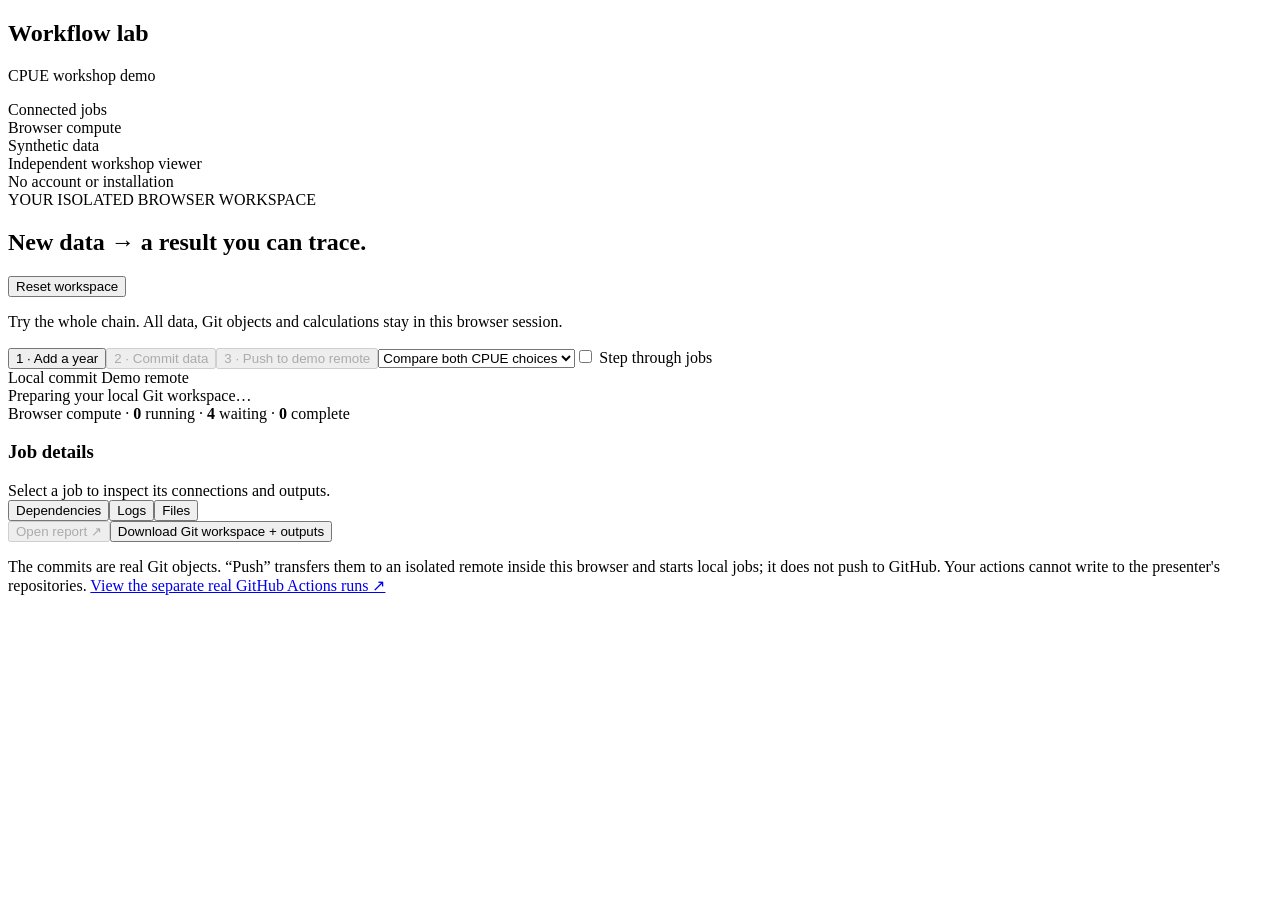
<file: docs/template-browser.html>
<!doctype html><html lang="en"><head><meta charset="utf-8"><meta name="viewport" content="width=device-width,initial-scale=1"><meta name="referrer" content="no-referrer"><title>CPUE workshop · your browser workspace</title><style>@@CSS@@</style></head><body>
<aside><h1>Workflow lab</h1><p>CPUE workshop demo</p><div class="nav"><div class="active">Connected jobs</div><div>Browser compute</div><div>Synthetic data</div></div><footer>Independent workshop viewer<br>No account or installation</footer></aside>
<main><div class="top"><div><div class="eyebrow">YOUR ISOLATED BROWSER WORKSPACE</div><h2>New data → a result you can trace.</h2></div><button id="reset">Reset workspace</button></div>
<p>Try the whole chain. All data, Git objects and calculations stay in this browser session.</p>
<div class="controls"><button id="add" class="primary">1 · Add a year</button><button id="commit" disabled>2 · Commit data</button><button id="push" disabled>3 · Push to demo remote</button><select id="choice" aria-label="CPUE specification"><option value="both">Compare both CPUE choices</option><option value="vessel_adjusted">Year + vessel</option><option value="year_only">Year only</option></select><label class="step"><input type="checkbox" id="step"> Step through jobs</label><button id="next" hidden>Run next</button></div>
<div class="versions"><span id="period"></span><span>Local commit <code id="local-head"></code></span><span>Demo remote <code id="remote-head"></code></span></div>
<div id="notice" role="status">Preparing your local Git workspace…</div>
<div class="chain" id="chain"></div>
<div class="counts">Browser compute · <b id="running">0</b> running · <b id="waiting">4</b> waiting · <b id="complete">0</b> complete <span id="run-time"></span></div>
<section class="workbench"><header><h3 id="job-title">Job details</h3><span class="secondary-info">Select a job to inspect its connections and outputs.</span></header><div class="tabs"><button data-tab="dependencies" class="active">Dependencies</button><button data-tab="logs">Logs</button><button data-tab="files">Files</button></div><div id="detail"></div></section>
<div class="bottom"><button id="open-report" class="primary" disabled>Open report ↗</button><button id="export">Download Git workspace + outputs</button></div>
<p class="scope">The commits are real Git objects. “Push” transfers them to an isolated remote inside this browser and starts local jobs; it does not push to GitHub. Your actions cannot write to the presenter's repositories. <a href="https://github.com/kyuhank/cpue-toy-data/actions" target="_blank" rel="noopener">View the separate real GitHub Actions runs ↗</a></p>
</main><script id="dataset" type="application/json">@@DATA@@</script><script>@@JS@@</script></body></html>
</file>
